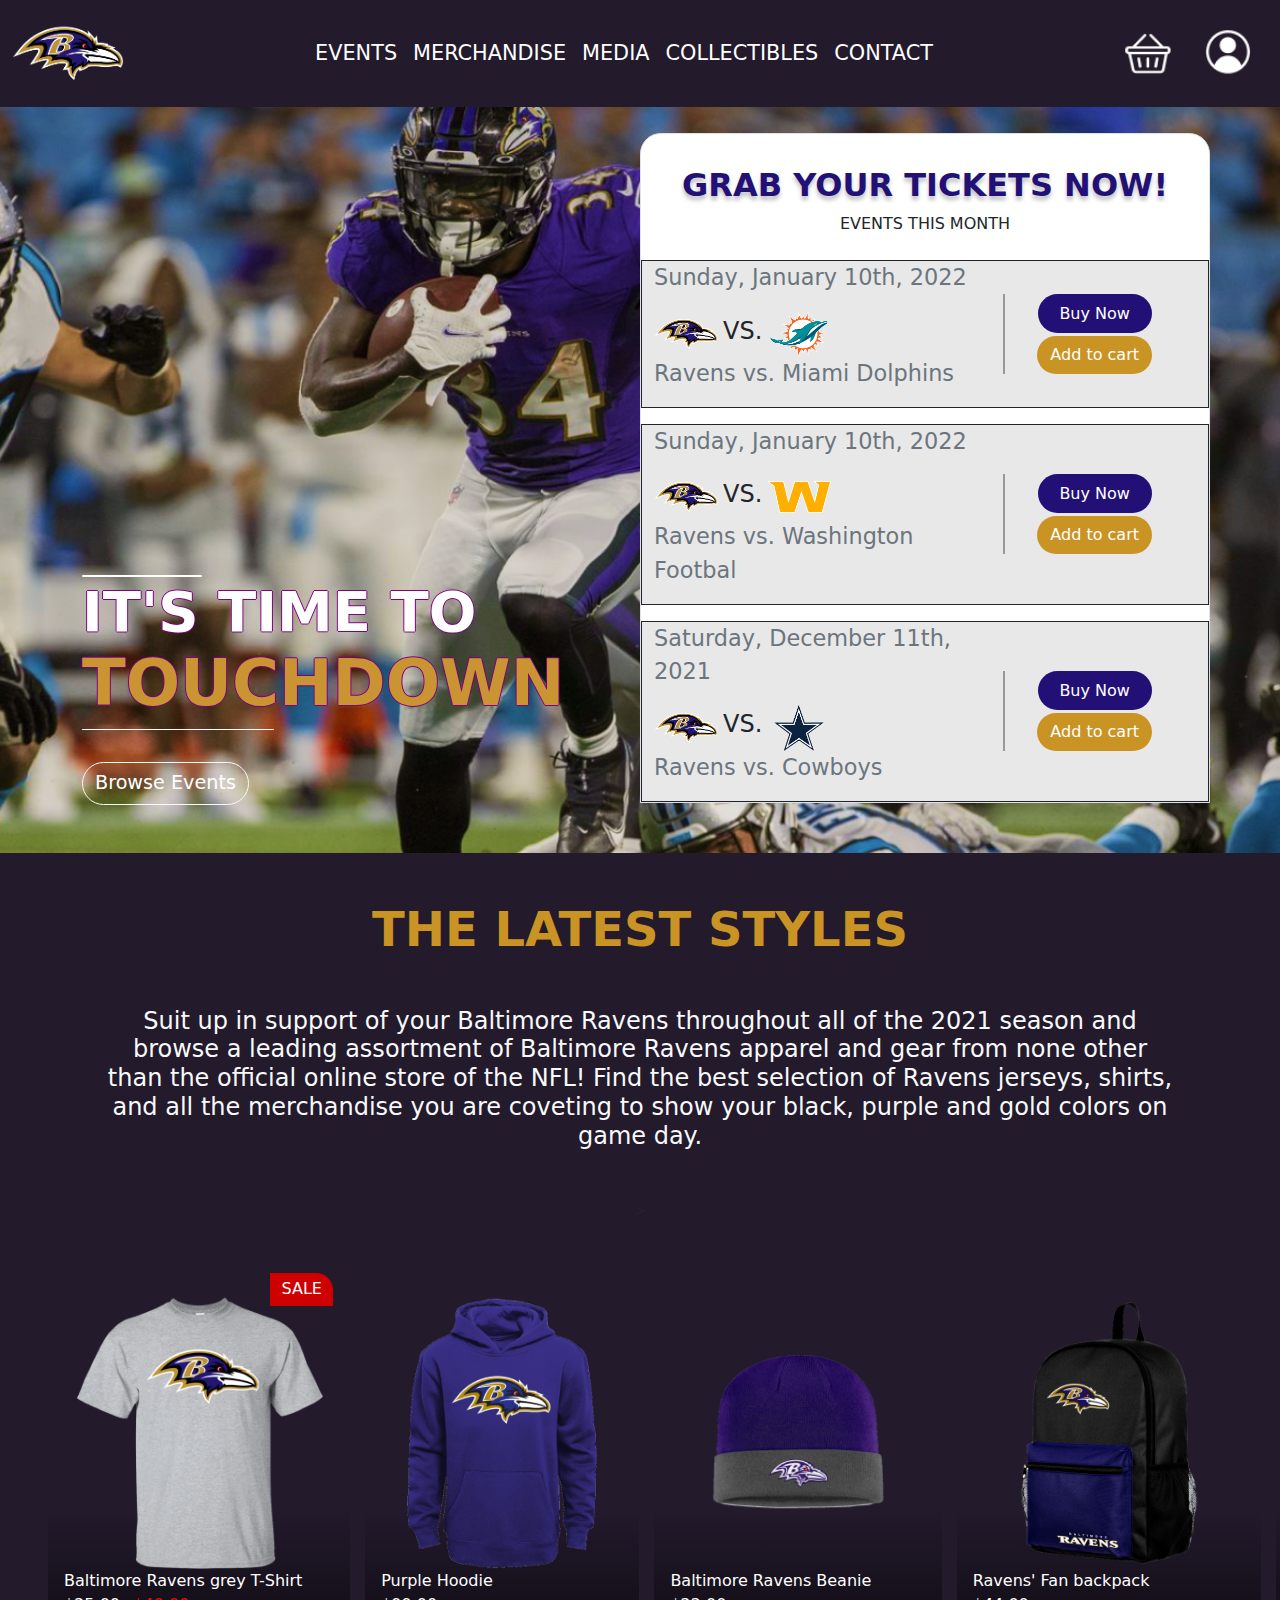
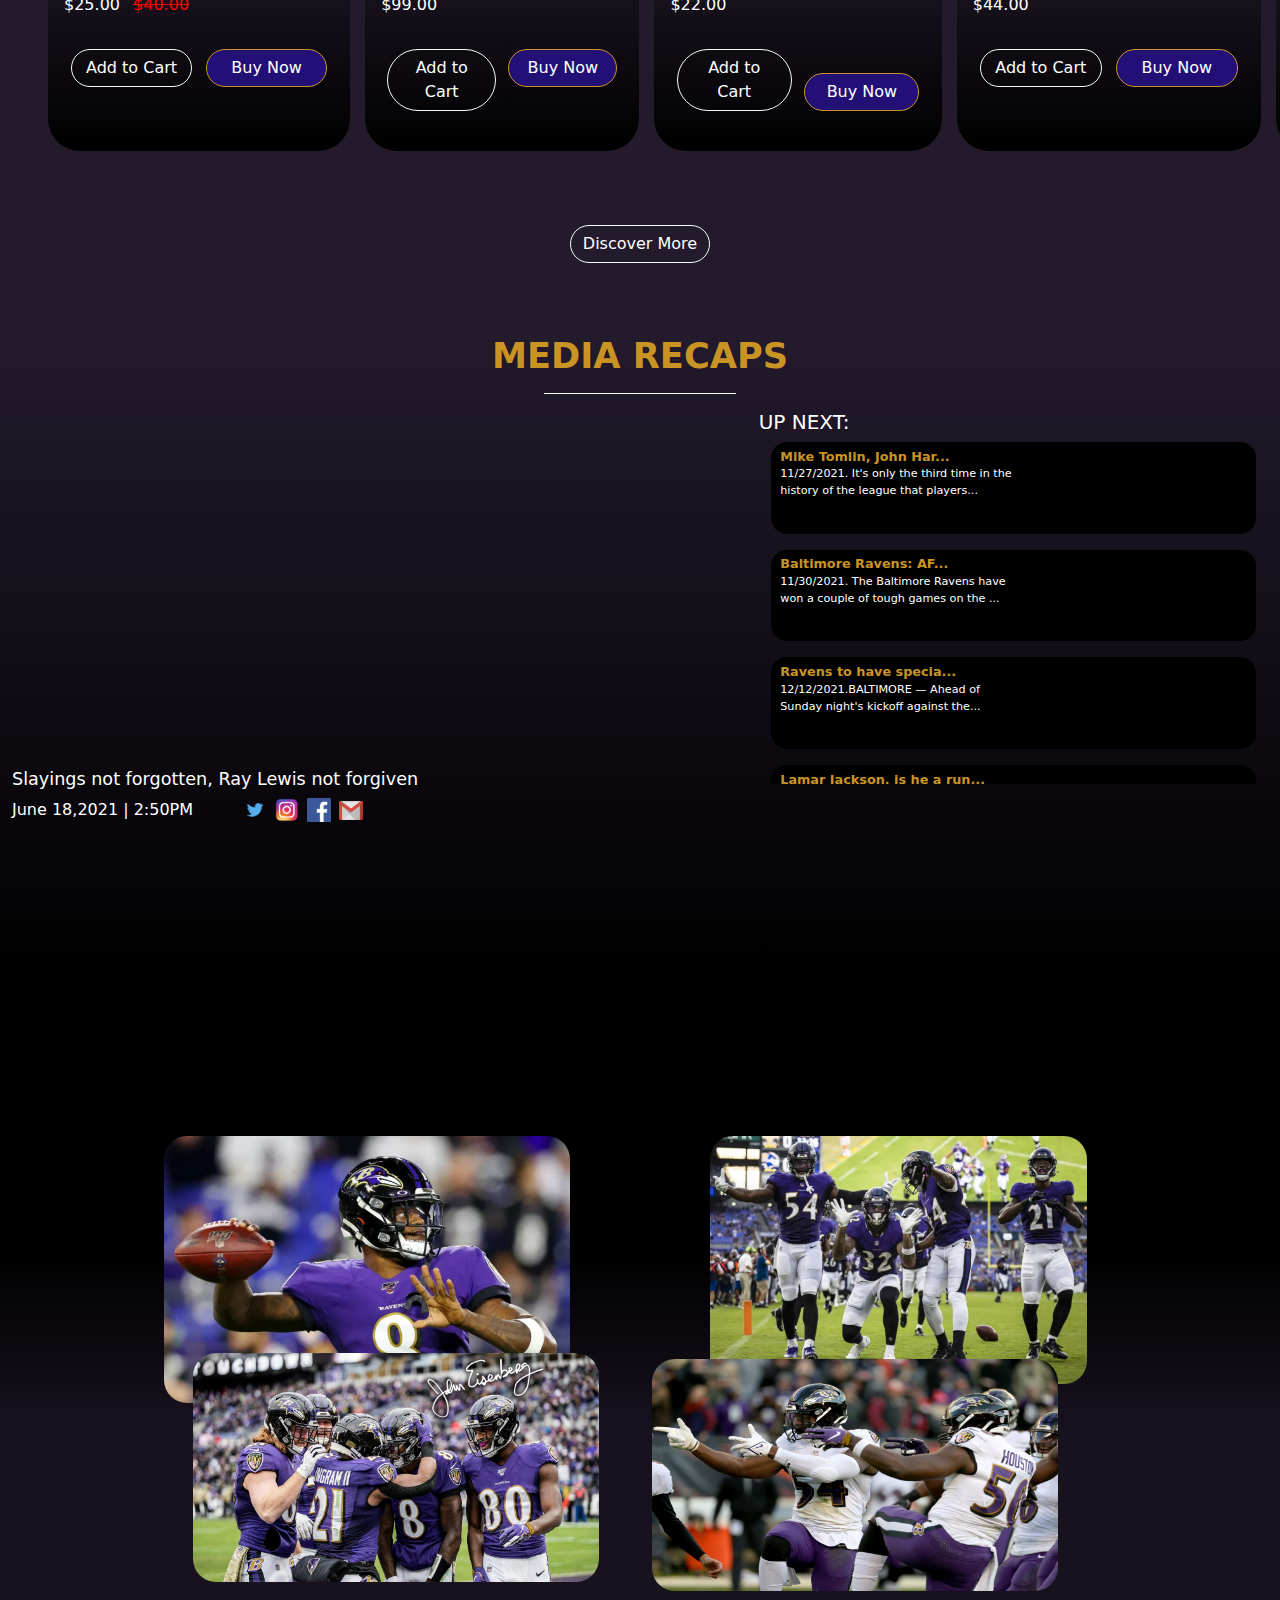
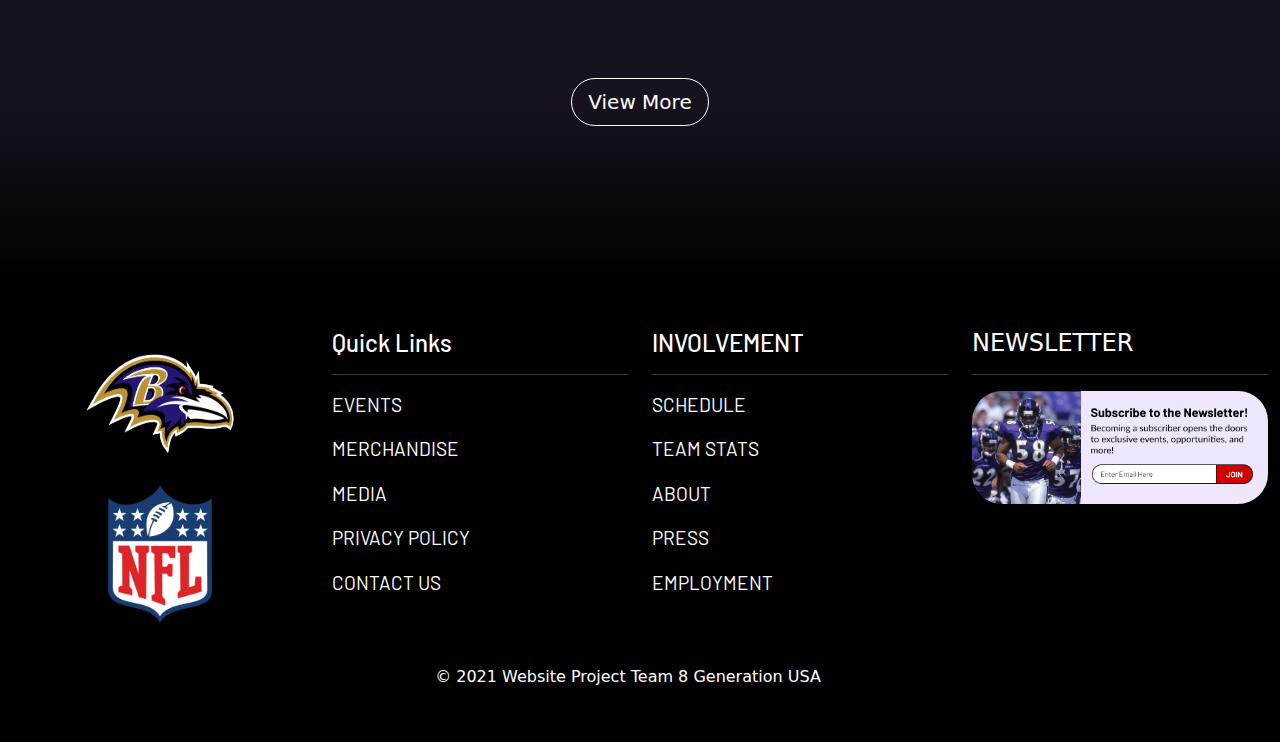
<file: index.html>
<!DOCTYPE html>
<html lang="en">

<head>
  <meta charset="UTF-8" />
  <meta http-equiv="X-UA-Compatible" content="IE=edge" />
  <meta name="viewport" content="width=device-width, initial-scale=1.0" />
  <title>Ravens Fan Page</title>
  <link rel="stylesheet" href="./bootstrapData/css/bootstrap.min.css" />
  <link rel="stylesheet" href="./partials/navbar.css">
  <link rel="stylesheet" href="index.css"/>
  <link rel="stylesheet" href="https://unicons.iconscout.com/release/v4.0.0/css/line.css" />
  <link rel="preconnect" href="https://fonts.googleapis.com">
  <link rel="preconnect" href="https://fonts.gstatic.com" crossorigin>
  <link href="https://fonts.googleapis.com/css2?family=Barlow&family=Lato&display=swap" rel="stylesheet">
</head>

<body>
  <section id="home-section">
    <!-- navbar container -->
      <nav class="
          navbar navbar-expand-md navbar-light
          pt-2
          fixed-top
        " id="navbar">
      <div class="container-fluid border-light d-flex justify-content-between align-items-center inner-nav">
        <a class="navbar-brand order-1 order-md-0" href="./index.html"><img id="ravens-logo" src="./images/ravens-logo.png"
            alt="ravens logo football team" /></a>
        <button class="navbar-toggler" type="button" data-bs-toggle="collapse" data-bs-target="#navbarSupportedContent"
          aria-controls="navbarSupportedContent" aria-expanded="false" aria-label="Toggle navigation">
          <div class="three col">
            <div class="hamburger" id="hamburger-9">
              <span class="line"></span>
              <span class="line"></span>
              <span class="line" id="line-3"></span>
            </div>
          </div>
        </button>
        <a class="nav-link order-2 order-md-1" aria-current="page" href="./pages/cart/cart.html"><img id="cart-logo"
            src="./pages/landingPage/images/shoppingCart.png" /></a>
           <a class="nav-link order-2 order-md-1" aria-current="page" href="./pages/signIn/singIn.html"><img id="cart-logo"
            src="./images/Account icon.png" /></a>
        <div class="collapse navbar-collapse order-3 order-md-0 ml-3" id="navbarSupportedContent">
          <ul class="navbar-nav me-auto mb-2 mb-lg-0 navbar-links-container">
            <li class="nav-item">
              <a class="nav-link text-white h4" href="./pages/events/event.html">EVENTS</a>
            </li>
            <li class="nav-item">
              <a class="nav-link text-white h4" href="./pages/merchandise/merchandise.html">MERCHANDISE</a>
            </li>
            <li class="nav-item">
              <a class="nav-link text-white h4" href="./pages/Media-page/media.html">MEDIA</a>
            </li>
            <li class="nav-item">
              <a class="nav-link text-white h4" href="./pages/collectibles-page/collectibles.html">COLLECTIBLES</a>
            </li>
            <li class="nav-item">
              <a class="nav-link text-white h4" href="./pages/contact/contact.html">CONTACT</a>
            </li>
          </ul>
        </div>
      </div>
    </nav>
    <!-- landing page header -->
    <div class="container home-content-container" id="home-content-container">
      <div class="row inner-header">
        <div class="col-12 col-md-6  headline-header">
          <hr id="top-hr" />
          <h1 class="">IT'S TIME TO <span>TOUCHDOWN</span></h1>
          <hr id="bottom-hr" />
          <button class="btn btn-outline-light text-white rounded-pill  mb-5 mt-3 header-btn">
            Browse Events
          </button>
        </div>
        <!-- tickets container -->
        <div class="col-12 col-md-6 border tickets-container">
          <!-- Header tickets container -->
          <div class="ticket-header text-center">
            <h1 class="h1">GRAB YOUR TICKETS NOW!</h1>
            <p class="pb-2">EVENTS THIS MONTH</p>
          </div>
          <!-- team game detain -->
          <div class="
                row
                border border-dark border-left-0 border-right-0
                ticket-card
                
              ">
            <div class="row  d-flex align-items-center ">
              <div class="col-8">
                <p class="text-muted">Sunday, January 10th, 2022</p>
                <img src="./images/ravens-logo.png" id="tickets-logo" />
                <span class="h1">VS.</span>
                <img src="./images/dolphins-logo.png" id="tickets-logo" />
                <p class="text-muted">Ravens vs. Miami Dolphins</p>
              </div>
              <div class="col-4 ticket-container-btn">
                <button class="btn rounded-pill buy-now-btn ">Buy Now</button>
                <button class="btn rounded-pill add-cart-btn">Add to cart</button>
              </div>
            </div>
          </div>
          <!-- team game detain -->
          <div class="
                row
                border border-dark border-left-0 border-right-0
                my-3
                ticket-card
              ">
            <div class="row  d-flex align-items-center">
              <div class="col-8">
                <p class="text-muted">Sunday, January 10th, 2022</p>
                <img src="./images/ravens-logo.png" id="tickets-logo" />
                <span class="h1">VS.</span>
                <img src="./images/wft-logo.png" id="tickets-logo" />
                <p class="text-muted">Ravens vs. Washington Footbal</p>
              </div>
              <div class="col-4  ticket-container-btn">
                <button class="btn rounded-pill buy-now-btn ">Buy Now</button>
                <button class="btn rounded-pill add-cart-btn">Add to cart</button>
              </div>
            </div>
          </div>
          <!-- team game detain -->
          <div class="row border border-dark ticket-card ">
            <div class="row  d-flex align-items-center">
              <div class="col-8">
                <p class="text-muted">Saturday, December 11th, 2021</p>
                <img src="./images/ravens-logo.png" id="tickets-logo" />
                <span class="h1">VS.</span>
                <img src="./images/cowboys-logo.png" id="tickets-logo" />
                <p class="text-muted">Ravens vs. Cowboys</p>
              </div>
              <div class="col-4  ticket-container-btn">
                <button class="btn rounded-pill buy-now-btn">Buy Now</button>
                <button class="btn rounded-pill add-cart-btn">Add to cart</button>
              </div>
            </div>
          </div>
        </div>
      </div>
    </div>
  </section>

  <section class="latest-style-container text-center py-5  px-5">
    <h1 class="latest-style-header display-1 mb-4">The Latest Styles</h1>
    <p class="latest-style-p text-light h2 mb-5 mt-5">
      Suit up in support of your Baltimore Ravens throughout all of the 2021
      season and browse a leading assortment of Baltimore Ravens apparel and
      gear from none other than the official online store of the NFL! Find the
      best selection of Ravens jerseys, shirts, and all the merchandise you
      are coveting to show your black, purple and gold colors on game day.
    </p>
    <!-- carousel -->>
    <!-- Top content -->
    <!-- Top content -->
    <!-- Top content -->

    <div class="carousel-container">
      <div class="carousel-inner">
        <div class="track">
          <div class="card-container">
              <span id="sale-card-top">sale</span>
            <div class="card">
              <div class="img">
                <img src="./images/Raven grey shirt_1.png" alt="" srcset="">
              </div>
               <div class="item-info-container">
                <p class="text-white text-start item-name">Baltimore Ravens grey T-Shirt</p>
                <p class=" text-white text-start  item-price">$25.00 <span >$40.00</span></p>
              </div>
              <div class="d-flex justify-content-around align-items-start btn-card">
                <button class="btn rounded-pill btn-outline-light text-white">Add to Cart</button>
                <button class="btn rounded-pill buy-card-btn text-white">Buy Now</button>
              </div>
              <div class="button">
              </div>
            </div>
          </div>
          <div class="card-container">
            <div class="card">
              <div class="img">
                <img src="./images/purple hoodie_2.png" alt="" srcset="">
              </div>
                 <div class="item-info-container">
                <p class="text-white text-start item-name">Purple Hoodie </p>
                <p class=" text-white text-start  item-price">$99.00</p>
              </div>
              <div class="d-flex justify-content-around align-items-start btn-card">
                <button class="btn rounded-pill btn-outline-light text-white">Add to Cart</button>
                <button class="btn rounded-pill buy-card-btn text-white">Buy Now</button>
              </div>
              <div class="button">
              </div>
            </div>
          </div>
          <div class="card-container">
            <div class="card">
              <div class="img">
                <img class= "beanie" src="./images/beanie.png" alt="" srcset="">
              </div>
            <div class="item-info-container">
                <p class="text-white text-start item-name">Baltimore Ravens Beanie</p>
                <p class=" text-white text-start  item-price">$22.00</p>
              </div>

              <div class="d-flex justify-content-around align-items-end btn-card">
                <button class="btn rounded-pill btn-outline-light text-white">Add to Cart</button>
                <button class="btn rounded-pill buy-card-btn text-white">Buy Now</button>
              </div>
              <div class="button">
              </div>
            </div>
          </div>
          <div class="card-container">
            <div class="card">
              <div class="img">
                <img src="./images/backpack.PNG" alt="" srcset="">
              </div>
              <div class="item-info-container">
                <p class="text-white text-start item-name">Ravens' Fan backpack</p>
                <p class=" text-white text-start  item-price">$44.00</p>
              </div>
              <div class="d-flex justify-content-around align-items-center btn-card">
                <button class="btn rounded-pill btn-outline-light text-white">Add to Cart</button>
                <button class="btn rounded-pill buy-card-btn text-white">Buy Now</button>
              </div>
              <div class="button">
              </div>
            </div>
          </div>
          <div class="card-container">
            <div class="card">
              <div class="img">
                <img src="./images/output-onlinepngtools.png" alt="" srcset="">
              </div>
              <div class="item-info-container">
                <p class="text-white text-start item-name">Baltimore In-Game Jersey</p>
                <p class=" text-white text-start  item-price">$99.00</p>
              </div>
              <div class="d-flex justify-content-around align-items-center btn-card">
                <button class="btn rounded-pill btn-outline-light text-white">Add to Cart</button>
                <button class="btn rounded-pill buy-card-btn text-white">Buy Now</button>
              </div>
              <div class="button">
              </div>
            </div>
          </div>
          <div class="card-container">
            <div class="card">
              <div class="img">
                <img class="beanie"src="./images/puff beanie.PNG" alt="Purple and Black Beanie" srcset="">
              </div>
              <div class="item-info-container">
                <p class="text-white text-start item-name">Baltimore Puff Beanie</p>
                <p class=" text-white text-start  item-price">$22.00</p>
              </div>
              <div class="d-flex justify-content-around align-items-center btn-card">
                <button class="btn rounded-pill btn-outline-light text-white">Add to Cart</button>
                <button class="btn rounded-pill buy-card-btn text-white">Buy Now</button>
              </div>
              <div class="button">
              </div>
            </div>
          </div>
          <div class="card-container">
            <div class="card">
              <div class="img">
                <img src="./images/sports memorabilia 1.png" alt="" srcset="">
              </div>
              <div class="item-info-container">
                <p class="text-white text-start item-name">Ed Reed Sign Jersey</p>
                <p class=" text-white text-start  item-price">$244.00</p>
              </div>
              <div class="d-flex justify-content-around align-items-center btn-card">
                <button class="btn rounded-pill btn-outline-light text-white">Add to Cart</button>
                <button class="btn rounded-pill buy-card-btn text-white">Buy Now</button>
              </div>
              <div class="button">
              </div>
            </div>
          </div>
          <div class="card-container">
            <div class="card">
              <div class="img">
                <img src="./images/Raven grey shirt_1.png" alt="" srcset="">
              </div>
              <div class="item-info-container">
                <p class="text-white text-start item-name">Baltimore Ravens T-Shirt</p>
                <p class=" text-white text-start  item-price">$12.00</p>
              </div>
              <div class="d-flex justify-content-around align-items-center btn-card">
                <button class="btn rounded-pill btn-outline-light text-white">Add to Cart</button>
                <button class="btn rounded-pill buy-card-btn text-white">Buy Now</button>
              </div>
              <div class="button">
              </div>
            </div>
          </div>
          <div class="card-container">
            <div class="card">
              <div class="img">
                <img src="./images/Raven grey shirt_1.png" alt="" srcset="">
              </div>
              
              <div class="d-flex justify-content-around align-items-center btn-card">
                <button class="btn rounded-pill btn-outline-light text-white">Add to Cart</button>
                <button class="btn rounded-pill buy-card-btn text-white">Buy Now</button>
              </div>
            </div>
          </div>

        </div>
      </div>
      <div class="nav">
        <button class="prev bg-transparent">
          <i class="material-icons">
            < </i>
        </button>
        <button class="next bg-transparent">
          <i class="material-icons">
            >
          </i>
        </button>
      </div>
    </div>
    <button class="btn rounded-pill text-white border-light my-4">Discover More</button>
  </section>
  <!-- media recap -->
  <section class="media-recaps-container text-white">
    <h1 class="mustard-color media-recap-header text-center">MEDIA RECAPS</h1>
    <hr id="recap-hr" class="my-md-3">
    <div class="container media-inner">
      <div class="row ">
        <div class="col-12 col-md-7 text-center">
          <div class="embed-responsive embed-responsive-16by9 mt-3">
            <iframe class="ray-iframe" src="https://www.youtube.com/embed/HyETMuf8Mew" title="YouTube video player"
              frameborder="0"
              allow="accelerometer; autoplay; clipboard-write; encrypted-media; gyroscope; picture-in-picture"
              allowfullscreen></iframe>
          </div>

          <h1 class="media-slogan">Slayings not forgotten,<br class="media-br"> Ray Lewis not forgiven</h1>
          <div class="media-info">
            <p>June 18,2021 | 2:50PM</p>
            <div class="media-icon-group">
              <a href="https://twitter.com/Ravens?ref_src=twsrc%5Egoogle%7Ctwcamp%5Eserp%7Ctwgr%5Eauthor"
                target="_blank"><img src="./images/social-media/twitter-icon.png" alt="twitter media icon" /></a>
              <a href="https://www.instagram.com/ravens/?hl=en" target="_blank"><img
                  src="./images/social-media/instagram-icon.png" alt="instagram media icon" /></a>
              <a href="https://www.facebook.com/baltimoreravens/" target="_blank"><img
                  src="./images/social-media/facebook-icon.png" alt="facebook media icon" /></a>
              <a href="https://www.baltimoreravens.com/fans/find-a-flock/domestic-flock-groups" target="_blank"><img
                  src="./images/social-media/gmail-icon.png" alt="gmail media icon" /></a>
            </div>
          </div>
        </div>
        <!-- upnext video article -->
        <div class="col-12 col-md-5 py-3 py-md-0 ">
          <h5 class="text-left py-2 py-md-0">UP NEXT:</h5>
          <div class="overflow-scroll">
            <div class="container">
              <div class="row mb-3 up-next-card">
                <div class=" row  col-6 g-0">
                  <p><span class="mustard-color overflow-header ">Mike Tomlin, John Har...</span><br>11/27/2021. It's
                    only the third time in the history of the league that players...</p>
                </div>
                <div class="col-6 g-0">

                  <iframe src="https://www.youtube.com/embed/ZY5XoMxDiGQ" title="YouTube video player"
                    allow="accelerometer; autoplay; clipboard-write; encrypted-media; gyroscope; picture-in-picture"
                    allowfullscreen></iframe>

                </div>
              </div>
              <div class="row mb-3 up-next-card">
                <div class=" row  col-6 g-0">
                  <p><span class="mustard-color overflow-header">Baltimore Ravens: AF...</span><br>11/30/2021. The
                    Baltimore Ravens have won a couple of tough games on the ...</p>
                </div>
                <div class="col-6 g-0">

                  <iframe src="https://www.youtube.com/embed/Na1z5xJnsEk" title="YouTube video player" frameborder="0"
                    allow="accelerometer; autoplay; clipboard-write; encrypted-media; gyroscope; picture-in-picture"
                    allowfullscreen></iframe>
                </div>
              </div>
              <div class="row mb-3 up-next-card">
                <div class=" row  col-6 g-0">
                  <p><span class="mustard-color overflow-header">Ravens to have specia...</span><br>12/12/2021.BALTIMORE
                    — Ahead of Sunday night's kickoff against the...</p>
                </div>
                <div class="col-6 g-0">
                  <div class="embed-responsive embed-responsive-16by9">
                    <iframe src="https://www.youtube.com/embed/UVQKWFRKeoo" title="YouTube video player" frameborder="0"
                      allow="accelerometer; autoplay; clipboard-write; encrypted-media; gyroscope; picture-in-picture"
                      allowfullscreen></iframe>
                  </div>
                </div>
              </div>
              <div class="row mb-3 up-next-card">
                <div class=" row  col-6 g-0">

                  <p><span class="mustard-color overflow-header">Lamar Jackson, is he a run...</span><br>12/15/2021.
                    Lamar Jackson is a runner or thrower...</p>

                </div>
                <div class="col-6 g-0">
                  <div class="embed-responsive embed-responsive-16by9">
                    <iframe src="https://www.youtube.com/embed/4WNJJusdGP8" title="YouTube video player" frameborder="0"
                      allow="accelerometer; autoplay; clipboard-write; encrypted-media; gyroscope; picture-in-picture"
                      allowfullscreen></iframe>
                  </div>
                </div>
              </div>
              <div class="row mb-3 up-next-card">
                <div class=" row  col-6 g-0">

                  <p><span class="mustard-color overflow-header">Can Ravens make a come back...</span><br>12/15/2021.
                    Lamar Jackson is a runner or thrower...</p>
                </div>
                <div class="col-6">
                  <div class="embed-responsive embed-responsive-16by9">
                    <iframe src="https://www.youtube.com/embed/F0LOTZ_WIIA" title="YouTube video player" frameborder="0"
                      allow="accelerometer; autoplay; clipboard-write; encrypted-media; gyroscope; picture-in-picture"
                      allowfullscreen></iframe>
                  </div>
                </div>
              </div>
            </div>

          </div>
        </div>
      </div>
    </div>
  </section>

<!--media carousel-->

  <section class="media_carousel container-fixed">

    <div class="container-fluid p-5 media_carousel_content">
    
      <div class="row align-content-sm-center">
        <div class="col-md-6  col-xs-1 pe-auto py-auto">

          <img src="./images/homepageimg2.jpg" class=" img-fluid player_standing mw-100 " alt="...">
          <img src="./images/homepageimg4.jpg" class=" img-fluid player_throw mw-100 "  alt="...">
          
        </div>

        
        <div class="col-md-6 pe-auto py-auto">
          <img src="./images/homepageimg1.jpg" class=" img-fluid  player_running mw-100 " alt="...">
          <img src="./images/playerspointleft.jpg" class=" img-fluid  mw-100  team_pointing" alt="...">

      
        </div>

        <div class="container container_buttons text-center pt-5">
          <button type="button" class="btn add-to-cart btn-outline-secondary rounded-pill btn-lg text-center text-white border-white">View More</button>
          
      </div>

        
      </div>
    </div> 

   

  </section>

  <!-- footer is in working condition, still working on the newsletter portion so this image will act as a placeholder until i'm done-->

  <footer class="text-white">
    <div class="container-fluid bg-black pt-5 pb-5">
      <div class="row">

        <div class="col-md-3 mr-2 mx-auto">
          <img src="./images/ravens-logo.png" class="footer_logo img-fluid mx-auto" />
          <img src="./images/nfl logo.png" class="footer_logo_nfl img-fluid mx-auto" />
        </div>

        <div class="col-md-3 border-left">
          <h4 class="font-weight-bold mb-3 footer_title">Quick Links</h4>
          <hr />
          <p class="footer_item"><a class="footer-link text-white text-decoration-none" href="/pages/events.html">EVENTS
          </p>
          <p class="footer_item"><a class="footer-link text-white text-decoration-none"
              href="./pages/merchandise/merchandise.html">MERCHANDISE</a></p>
          <p class="footer_item"><a class="footer-link text-white text-decoration-none"
              href="./pages/Media-page/media.html">MEDIA</a></p>
          <p class="footer_item"><a class="footer-link text-white text-decoration-none" href="#">PRIVACY POLICY</a></p>
          <p class="footer_item"><a class="footer-link text-white text-decoration-none"
              href="./pages/contact/contact.html">CONTACT US</a></p>
        </div>

        <div class="col-md-3">
          <h4 class="font-weight-bold mb-3 footer_title">INVOLVEMENT</h4>
          <hr />
          <p class="footer_item"><a class="footer-link text-white text-decoration-none" href="#">SCHEDULE</a></p>
          <p class="footer_item"><a class="footer-link text-white text-decoration-none" href="#">TEAM STATS</a></p>
          <p class="footer_item"><a class="footer-link text-white text-decoration-none" href="#">ABOUT</a></p>
          <p class="footer_item"><a class="footer-link text-white text-decoration-none" href="#">PRESS</a></p>
          <p class="footer_item"><a class="footer-link text-white text-decoration-none" href="#">EMPLOYMENT</a></p>
        </div>

        <div class="col-md-3">
          <h4 class="font-weight-bold mb-3">NEWSLETTER</h4>
          <hr />
          <img class="newsletter_screenshot img-fluid mx-auto"
            src="./images/Screenshot 2021-12-08 at 15-28-05 Figma.png" />

          <div class="row footer_social">
            <div class="col-9 align-self-center">

              <i class="uil uil-facebook"></i>
              &nbsp;
              <i class="uil uil-twitter"></i>
              &nbsp;
              <i class="uil uil-instagram"></i>
              &nbsp;
              <i class="uil uil-snapchat-ghost"></i>

            </div>

          </div>

          <!--ends here-->
        </div>


        <div class="row footer_copy">
          <div class="col-xs-12 col-sm-12 col-md-12 mt-2 mt-sm-2 text-center text-white">
            <p class="h6"> &copy; 2021 Website Project Team 8 Generation USA
              <a href="#"></a>
            </p>
          </div>

          <!--end goes here-->
        </div>
      </div>
  </footer>

  <script src="./bootstrapData/js/bootstrap.min.js"></script>
  <script src="index.js"></script>
  <script src="./partials/navbar.js"></script>
</body>

</html>
</file>
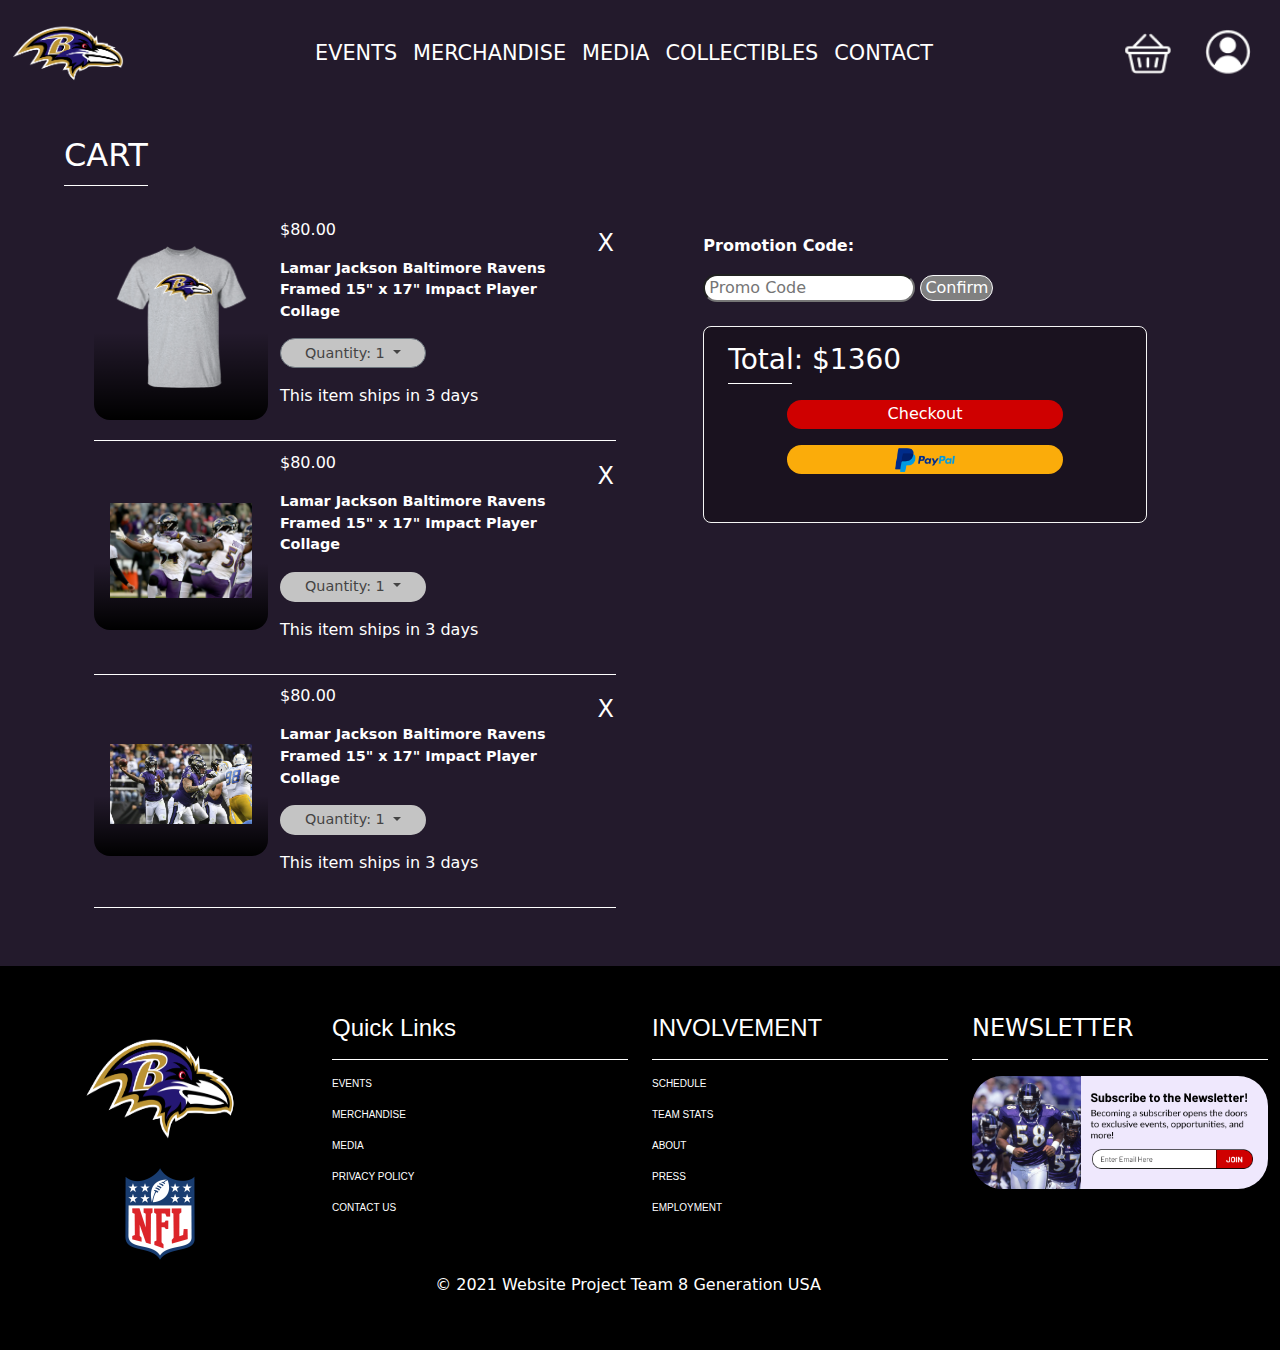
<file: pages/cart/cart.html>
<!DOCTYPE html>
<!--[if lt IE 7]>      <html class="no-js lt-ie9 lt-ie8 lt-ie7"> <![endif]-->
<!--[if IE 7]>         <html class="no-js lt-ie9 lt-ie8"> <![endif]-->
<!--[if IE 8]>         <html class="no-js lt-ie9"> <![endif]-->
<!--[if gt IE 8]>      <html class="no-js"> <!--<![endif]-->
<html>

<head>
    <meta charset="utf-8">
    <meta http-equiv="X-UA-Compatible" content="IE=edge">
    <title></title>
    <meta name="description" content="">
    <meta name="viewport" content="width=device-width, initial-scale=1">
    <link rel="stylesheet" href="../../bootstrapData/css/bootstrap.min.css">
    <link rel="stylesheet" href="../../partials/navbar.css">
    <link rel="stylesheet" href="../../partials/footer.css">
    <link rel="stylesheet" href="./cart.css">

</head>

<body>
    <!--[if lt IE 7]>
            <p class="browsehappy">You are using an <strong>outdated</strong> browser. Please <a href="#">upgrade your browser</a> to improve your experience.</p>
        <![endif]-->
  <!-- navbar container -->
      <nav class="
          navbar navbar-expand-md navbar-light
          pt-2
          fixed-top
        " id="navbar">
      <div class="container-fluid border-light d-flex justify-content-between align-items-center inner-nav">
        <a class="navbar-brand order-1 order-md-0" href="../../index.html"><img id="ravens-logo" src="../../images/ravens-logo.png"
            alt="ravens logo football team" /></a>
        <button class="navbar-toggler" type="button" data-bs-toggle="collapse" data-bs-target="#navbarSupportedContent"
          aria-controls="navbarSupportedContent" aria-expanded="false" aria-label="Toggle navigation">
          <div class="three col">
            <div class="hamburger" id="hamburger-9">
              <span class="line"></span>
              <span class="line"></span>
              <span class="line" id="line-3"></span>
            </div>
          </div>
        </button>
        <a class="nav-link order-2 order-md-1" aria-current="page" href="../cart/cart.html"><img id="cart-logo"
            src="../landingPage/images/shoppingCart.png" /></a>
           <a class="nav-link order-2 order-md-1" aria-current="page" href="../signIn/singIn.html"><img id="cart-logo"
            src="../../images/Account icon.png" /></a>
        <div class="collapse navbar-collapse order-3 order-md-0 ml-3" id="navbarSupportedContent">
          <ul class="navbar-nav me-auto mb-2 mb-lg-0 navbar-links-container">
            <li class="nav-item">
              <a class="nav-link text-white h4" href="../../pages/">EVENTS</a>
            </li>
            <li class="nav-item">
              <a class="nav-link text-white h4" href="../../pages/merchandise/merchandise.html">MERCHANDISE</a>
            </li>
            <li class="nav-item">
              <a class="nav-link text-white h4" href="../../pages/Media-page/media.html">MEDIA</a>
            </li>
            <li class="nav-item">
              <a class="nav-link text-white h4" href="../../pages/collectibles-page/collectibles.html">COLLECTIBLES</a>
            </li>
            <li class="nav-item">
              <a class="nav-link text-white h4" href="../../pages/contact/contact.html">CONTACT</a>
            </li>
          </ul>
        </div>
      </div>
    </nav>
    <!-- main section -->
    <section class="main-container pb-5">
        <div class="main-inner ">
            <div class="d-flex pt-4">
            <h2 class="text-white cart-header">CART</h2>
            <div class="alert " role="alert">
               Item Removed
            </div>
            </div>
             
            <div class="container mt-md-4 mt-lg-3 mt-xl-4 d-flex">
                <div class="row ">
                    <div class="col col-12 col-md-7 col-lg-6 cart-items">
                        <div class=" container item ">
                            <div class="row d-flex">
                                <div class="col-4 item-img align-self-center">
                                    <img src="../../images/Raven grey shirt_1.png" alt="" srcset="">
                                </div>
                                <div class="col-7 item-detail">
                                    <p class="price">$80.00</p>
                                    <p class="item-details">
                                        Lamar Jackson Baltimore Ravens Framed 15" x 17" Impact Player Collage
                                    </p>
                                    <div class="dropdown py-0 mb-3">
                                        <button class="btn btn-secondary dropdown-toggle" type="button"
                                            id="dropdownMenuButton1" data-bs-toggle="dropdown" aria-expanded="false">
                                            Quantity: 1
                                        </button>
                                        <div class="dropdown-menu">
                                            <a class="dropdown-item" href="#">Action</a>
                                            <a class="dropdown-item" href="#">Another action</a>
                                            <a class="dropdown-item" href="#">Something else here</a>
                                            <div class="dropdown-divider"></div>
                                            <a class="dropdown-item" href="#">Separated link</a>
                                        </div>
                                    </div>

                                    <p class="ship-date">This item ships in 3 days</p>
                                </div>
                                <div class="col-1 delete">
                                    <button class="btn text-white">X</button>
                                </div>
                                <hr class="item-hr">
                            </div>
                        </div>

                        <div class=" container item ">
                            <div class="row d-flex">
                                <div class="col-4 item-img align-self-center">
                                    <img src="../../images/mediapagepic1.jpg" alt="" srcset="">
                                </div>
                                <div class="col-7 item-detail">
                                    <p class="price">$80.00</p>
                                    <p class="item-details">
                                        Lamar Jackson Baltimore Ravens Framed 15" x 17" Impact Player Collage
                                    </p>
                                    <div class="btn-group py-0 mb-3">
                                        <button type="button" class="btn  dropdown-toggle" data-toggle="dropdown"
                                            aria-haspopup="true" aria-expanded="false">
                                            Quantity: 1
                                        </button>
                                        <div class="dropdown-menu">
                                            <a class="dropdown-item" href="#">Action</a>
                                            <a class="dropdown-item" href="#">Another action</a>
                                            <a class="dropdown-item" href="#">Something else here</a>
                                            <div class="dropdown-divider"></div>
                                            <a class="dropdown-item" href="#">Separated link</a>
                                        </div>
                                    </div>
                                    <p class="ship-date">This item ships in 3 days</p>
                                </div>
                                <div class="col-1 delete">
                                    <button class="btn text-white">X</button>
                                </div>
                                <hr class="item-hr">
                            </div>
                        </div>

                        <div class=" container item ">
                            <div class="row d-flex">
                                <div class="col-4 item-img align-self-center">
                                    <img src="../../images/mediapagepic3.jpeg" alt="" srcset="">
                                </div>
                                <div class="col-7 item-detail">
                                    <p class="price">$80.00</p>
                                    <p class="item-details">
                                        Lamar Jackson Baltimore Ravens Framed 15" x 17" Impact Player Collage
                                    </p>

                                    <div class="btn-group py-0 mb-3">
                                        <button type="button" class="btn  dropdown-toggle" data-toggle="dropdown"
                                            aria-haspopup="true" aria-expanded="false">
                                            Quantity: 1
                                        </button>
                                        <div class="dropdown-menu">
                                            <a class="dropdown-item" href="#">Action</a>
                                            <a class="dropdown-item" href="#">Another action</a>
                                            <a class="dropdown-item" href="#">Something else here</a>
                                            <div class="dropdown-divider"></div>
                                            <a class="dropdown-item" href="#">Separated link</a>
                                        </div>
                                    </div>

                                    <p class="ship-date">This item ships in 3 days</p>
                                </div>
                                <div class="col-1 delete">
                                    <button class="btn text-white">X</button>
                                </div>
                                <hr class="item-hr">
                            </div>
                        </div>

                    </div>

                    <div class="col col-12 col-md-5 col-lg-6 payment-container">
                        <div class="promotion mt-3 mb-4">
                            <p class="fw-bold">Promotion Code:</p>
                            <input class="px-2 px-md-1 text-black" type="text" placeholder="Promo Code">
                            <button
                                class="btn confirm-btn text-white  btn-outline-light py-0 px-3 px-md-1">Confirm</button>
                        </div>
                        <div class="checkout px-4 pt-3 pb-5">
                            <h3>Total: <span class="price">$1360</span></h3>
                            <hr class="payment-hr">
                            <div class="checkout-btn-container">
                                <button class="btn checkout-btn text-white mb-3">Checkout</button>
                                <button class="btn paypal-btn"><img src="../../images/paypal.png" alt=""
                                        srcset=""></button>
                            </div>
                        </div>
                    </div>
                </div>
            </div>
        </div>
   
    </section>
    <!---------------------------------------FOOTER CONTAINER------------------------------------>

    <footer class="text-white">
        <div class="container-fluid bg-black pt-5 pb-5">
            <div class="row">


                <div class="col-md-3 mr-2 mx-auto">
                    <img src="../../images/ravens-logo.png" class="footer_logo img-fluid mx-auto" />
                    <img src="../../images/nfl logo.png" class="footer_logo_nfl img-fluid mx-auto" />
                </div>


                <div class="col-md-3 border-left">
                    <h4 class="font-weight-bold mb-3 footer_title">Quick Links</h4>
                    <hr />
                    <p class="footer_item"><a class="footer-link text-white text-decoration-none"
                            href="../../pages/events.html">EVENTS</p>
                    <p class="footer_item"><a class="footer-link text-white text-decoration-none"
                            href="../../pages/merchandise/merchandise.html">MERCHANDISE</a></p>
                    <p class="footer_item"><a class="footer-link text-white text-decoration-none"
                            href="../../pages/Media-page/media.html">MEDIA</a></p>
                    <p class="footer_item"><a class="footer-link text-white text-decoration-none" href="#">PRIVACY
                            POLICY</a></p>
                    <p class="footer_item"><a class="footer-link text-white text-decoration-none"
                            href="../../pages/contact/contact.html">CONTACT US</a></p>
                </div>

                <div class="col-md-3">
                    <h4 class="font-weight-bold mb-3 footer_title">INVOLVEMENT</h4>
                    <hr />
                    <p class="footer_item"><a class="footer-link text-white text-decoration-none" href="#">SCHEDULE</a>
                    </p>
                    <p class="footer_item"><a class="footer-link text-white text-decoration-none" href="#">TEAM
                            STATS</a></p>
                    <p class="footer_item"><a class="footer-link text-white text-decoration-none" href="#">ABOUT</a></p>
                    <p class="footer_item"><a class="footer-link text-white text-decoration-none" href="#">PRESS</a></p>
                    <p class="footer_item"><a class="footer-link text-white text-decoration-none"
                            href="#">EMPLOYMENT</a></p>
                </div>

                <div class="col-md-3">
                    <h4 class="font-weight-bold mb-3">NEWSLETTER</h4>
                    <hr />
                    <img class="newsletter_screenshot img-fluid mx-auto"
                        src="../../images/Screenshot 2021-12-08 at 15-28-05 Figma.png" />


                    <div class="row footer_social">
                        <div class="col-9 align-self-center">

                            <i class="uil uil-facebook"></i>
                            &nbsp;
                            <i class="uil uil-twitter"></i>
                            &nbsp;
                            <i class="uil uil-instagram"></i>
                            &nbsp;
                            <i class="uil uil-snapchat-ghost"></i>

                        </div>

                    </div>


                    <!--ends here-->
                </div>



                <div class="row footer_copy">
                    <div class="col-xs-12 col-sm-12 col-md-12 mt-2 mt-sm-2 text-center text-white">
                        <p class="h6"> &copy; 2021 Website Project Team 8 Generation USA
                            <a href="#"></a>
                        </p>
                    </div>

                    <!-- footer content ends  here-->
                </div>
            </div>
    </footer>

    <!--------------------------Footer Ends--------------------------------------------->

    <script src="../../../bootstrapData/js/bootstrap.min.js" async defer></script>
    <script src="../../../partials/navbar.js"></script>
    <script src="./cartFunc.js"></script>
</body>

</html>
</file>
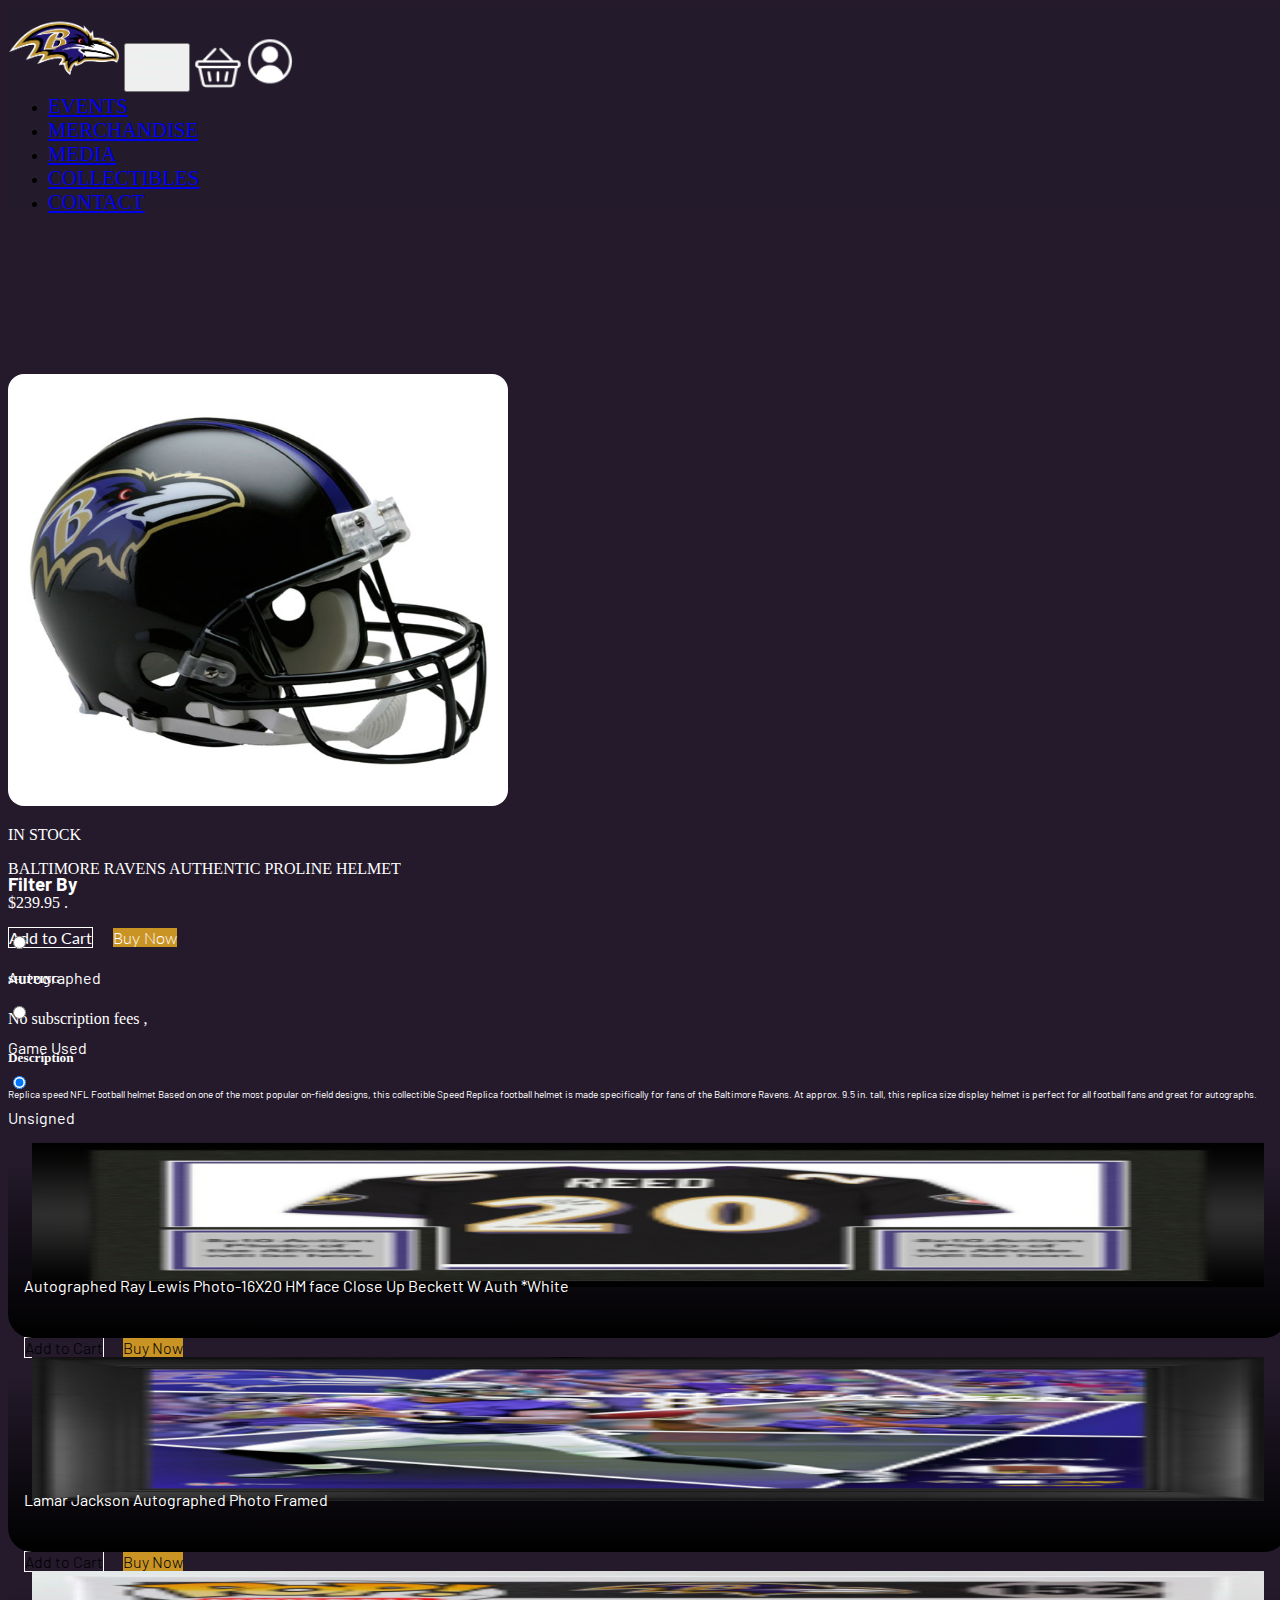
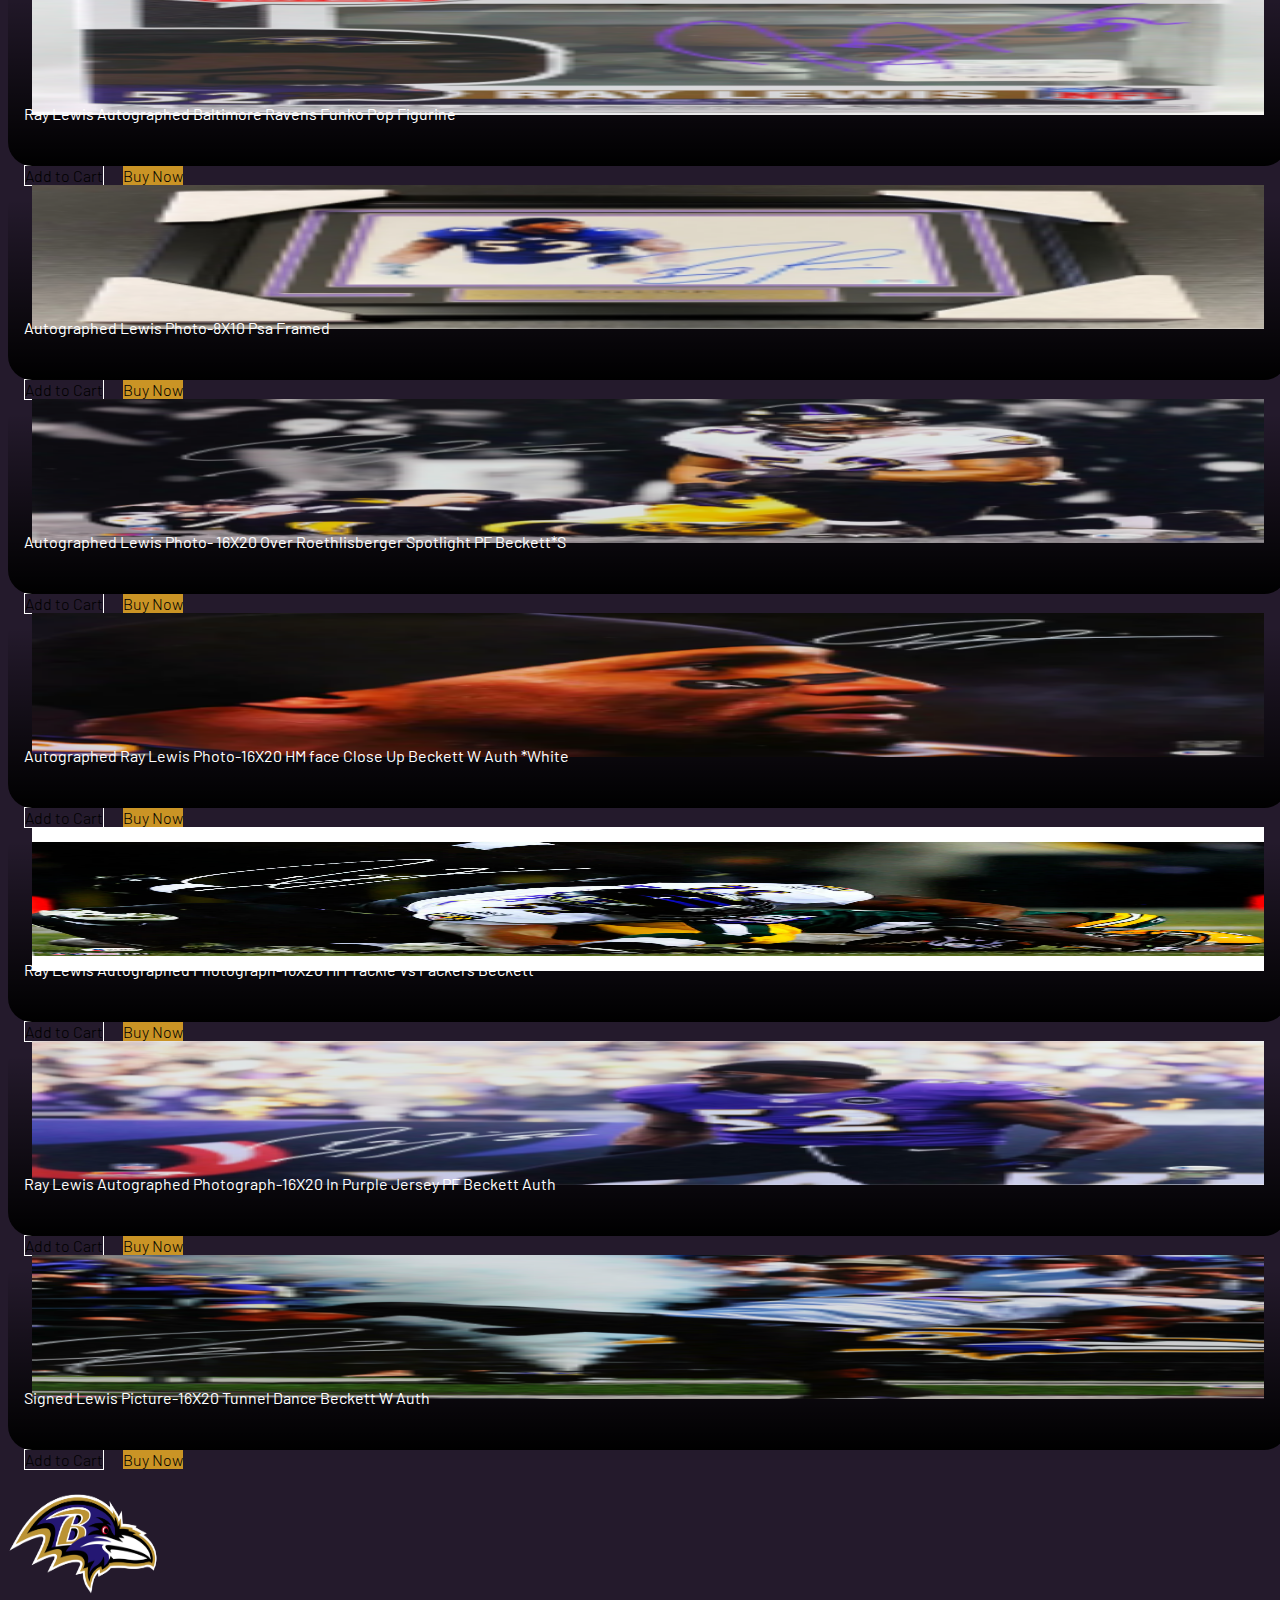
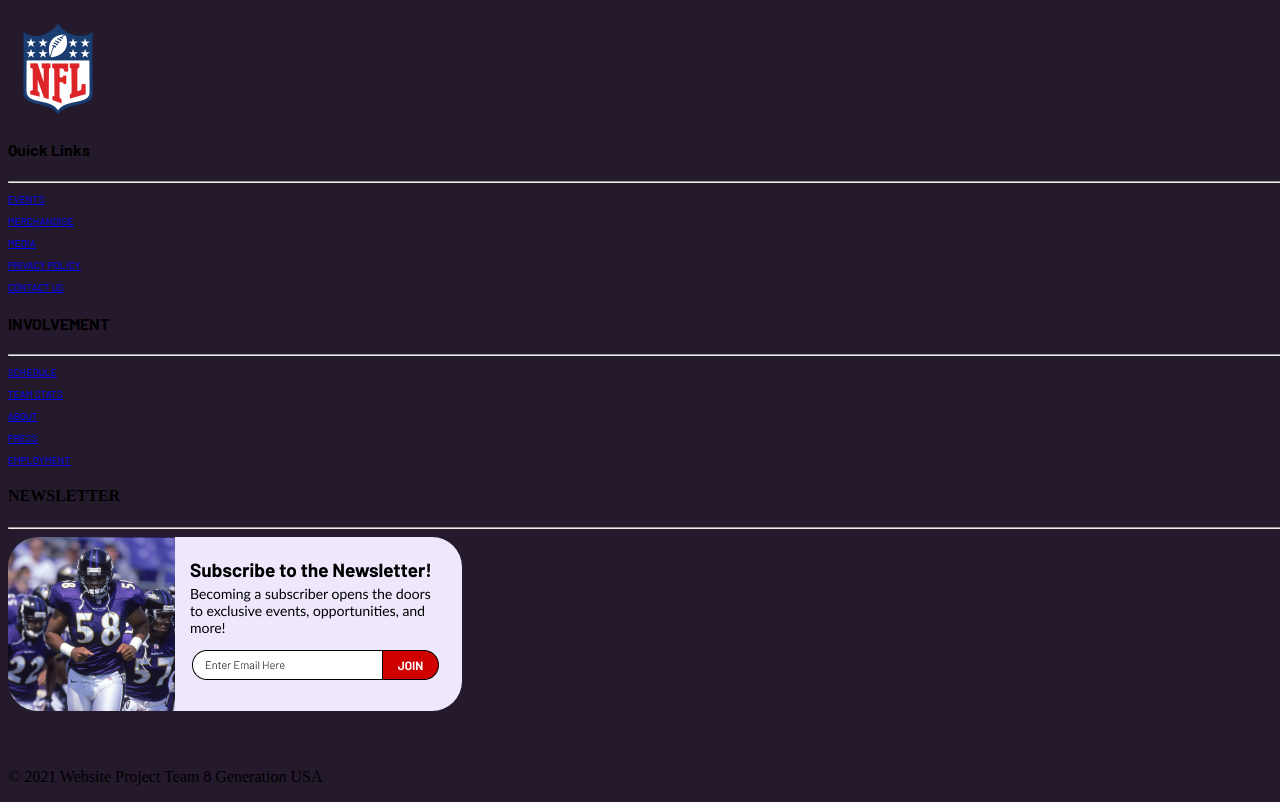
<file: pages/collectibles-page/collectibles.html>
<!DOCTYPE html>
<html lang="en">

<head>
  <link href="https://cdn.jsdelivr.net/npm/bootstrap@5.1.3/dist/css/bootstrap.min.css" rel="stylesheet"
    integrity="sha384-1BmE4kWBq78iYhFldvKuhfTAU6auU8tT94WrHftjDbrCEXSU1oBoqyl2QvZ6jIW3" crossorigin="anonymous">
    <link rel="preconnect" href="https://fonts.googleapis.com">
<link rel="preconnect" href="https://fonts.gstatic.com" crossorigin>
<link href="https://fonts.googleapis.com/css2?family=Barlow&family=Lato&display=swap" rel="stylesheet">
  <meta charset="UTF-8">
  <meta http-equiv="X-UA-Compatible" content="IE=edge">
  <meta name="viewport" content="width=device-width, initial-scale=1.0, shrink-to-fit=no">
  <title>Document</title>
  <link href="collectibles.css" rel="stylesheet">
  <link href="../../partials/navbar.css" rel="stylesheet">
  <link href="../../partials/footer.css" rel="stylesheet">


</head>

<body>
 <!-- navbar container -->
      <nav class="
          navbar navbar-expand-md navbar-light
          pt-2
          fixed-top
        " id="navbar">
      <div class="container-fluid border-light d-flex justify-content-between align-items-center inner-nav">
        <a class="navbar-brand order-1 order-md-0" href="../../index.html"><img id="ravens-logo" src="../../images/ravens-logo.png"
            alt="ravens logo football team" /></a>
        <button class="navbar-toggler" type="button" data-bs-toggle="collapse" data-bs-target="#navbarSupportedContent"
          aria-controls="navbarSupportedContent" aria-expanded="false" aria-label="Toggle navigation">
          <div class="three col">
            <div class="hamburger" id="hamburger-9">
              <span class="line"></span>
              <span class="line"></span>
              <span class="line" id="line-3"></span>
            </div>
          </div>
        </button>
        <a class="nav-link order-2 order-md-1" aria-current="page" href="../cart/cart.html"><img id="cart-logo"
            src="../landingPage/images/shoppingCart.png" /></a>
           <a class="nav-link order-2 order-md-1" aria-current="page" href="../signIn/singIn.html"><img id="cart-logo"
            src="../../images/Account icon.png" /></a>
        <div class="collapse navbar-collapse order-3 order-md-0 ml-3" id="navbarSupportedContent">
          <ul class="navbar-nav me-auto mb-2 mb-lg-0 navbar-links-container">
            <li class="nav-item">
              <a class="nav-link text-white h4" href="../events/event.html">EVENTS</a>
            </li>
            <li class="nav-item">
              <a class="nav-link text-white h4" href="../merchandise/merchandise.html">MERCHANDISE</a>
            </li>
            <li class="nav-item">
              <a class="nav-link text-white h4" href="../Media-page/media.html">MEDIA</a>
            </li>
            <li class="nav-item">
              <a class="nav-link text-white h4" href="../collectibles-page/collectibles.html">COLLECTIBLES</a>
            </li>
            <li class="nav-item">
              <a class="nav-link text-white h4" href="../contact/contact.html">CONTACT</a>
            </li>
          </ul>
        </div>
      </div>
    </nav>
  <!---------------------------------------------body-------------------->
  <div class="row  top-space">
    <div class="col"></div>
  </div>
   <div class="container">
    <div class="row main-row">
      <div class="col-12 col-md-6 col-lg-7"><img src="../../images/collectibleshelment.jpg" style="width: 500px"></div>
      <div class="col-12 col-md-6 col-lg-5">
        <p>IN STOCK</p>
        BALTIMORE RAVENS
        AUTHENTIC PROLINE HELMET
        <p>$239.95 .
        <div>
          <span class="badge rounded-pill bg-secondary-top1">Add to Cart</span>
          <span class="badge rounded-pill bg-secondary-top2">Buy Now</span>
        </div>
        </p>

        <h6>SHIPPING</h6>
        <p>
          No subscription fees , </p>


        <h5>Description</h5>
        <p class="description-text">
        Replica speed NFL Football helmet Based on one of the most popular on-field designs, this collectible Speed
        Replica football helmet is made specifically for fans of the Baltimore Ravens. At approx. 9.5 in. tall, this
        replica size display helmet is perfect for all football fans and great for autographs.
        </p>
      </div>
    </div>
    <div class="row filter-by ">
      <div class="col-3">
        <div id="content3">
          <h3 style="color: white;">Filter By</h3><br>
          <div class="form-check">
            <input class="form-check-input" type="radio" name="flexRadioDefault" id="flexRadioDefault1">
            <label class="form-check-label" for="flexRadioDefault1">
              <p style="color: white">Autographed</p>
            </label>
          </div>
          <div class="form-check">
            <input class="form-check-input" type="radio" name="flexRadioDefault" id="flexRadioDefault2" checked>
            <label class="form-check-label" for="flexRadioDefault2">
              <p style="color: white;">Game Used</p>
            </label>
          </div>
          <div class="form-check">
            <input class="form-check-input" type="radio" name="flexRadioDefault" id="flexRadioDefault2" checked>
            <label class="form-check-label" for="flexRadioDefault2">
              <p style="color:white"> Unsigned</p>
            </label>
          </div>
        </div>
      </div>
      <div class="col-9 images-nine">
        <div class="row row-cols-1 row-cols-md-3 g-4">
          <div class="col">
            <div class="card">
              <img src="../../images/sports memorabilia 1.png" class="card-img" alt="...">
              <div class="card-body first-img">

                <p class="card-text">Autographed Ray Lewis Photo-16X20 HM face Close Up Beckett W Auth *White</p>
              </div>

            </div>
            <div class="row ">
              <div class="col">
                <span class="badge rounded-pill bg-secondary-1">Add to Cart</span>
                <span class="badge rounded-pill bg-secondary-2">Buy Now</span>
              </div>
            </div>
            
          </div>
          <div class="col">
            <div class="card">
              <img src="../../images/top middle photo.png" class="card-img" alt="...">
              <div class="card-body">

                <p class="card-text">Lamar Jackson Autographed Photo Framed</p>
              </div>

            </div>
            <div class="row">
              <div class="col">
                <span class="badge rounded-pill bg-secondary-1">Add to Cart</span>
                <span class="badge rounded-pill bg-secondary-2">Buy Now</span>
              </div>
            </div>
          </div>

          <div class="col">
            <div class="card">
              <img src="../../images/pop toy.png" class="card-img" alt="...">
              <div class="card-body">

                <p class="card-text">Ray Lewis Autographed Baltimore Ravens Funko Pop Figurine</p>
              </div>
            </div>
            <div class="row">
              <div class="col">
                <span class="badge rounded-pill bg-secondary-1">Add to Cart</span>
                <span class="badge rounded-pill bg-secondary-2">Buy Now</span>
              </div>
            </div>
          </div>
        </div>

      </div>
      <!----- the first three line of image out nine--->
       <div class="col-3">
        
      </div>
      <div class="col-9 images-nine">
        <div class="row row-cols-1 row-cols-md-3 g-4">
          <div class="col">
            <div class="card">
              <img src="../../images/middle left image.png" class="card-img" alt="...">
              <div class="card-body">

                <p class="card-text">Autographed Lewis Photo-8X10 Psa Framed</p>
              </div>

            </div>
            <div class="row">
              <div class="col">
                <span class="badge rounded-pill bg-secondary-1">Add to Cart</span>
                <span class="badge rounded-pill bg-secondary-2">Buy Now</span>
              </div>
            </div>
          </div>
          <div class="col">
            <div class="card">
              <img src="../../images/middle middle image.png" class="card-img" alt="...">
              <div class="card-body">

                <p class="card-text">Autographed Lewis Photo- 16X20 Over Roethlisberger Spotlight PF Beckett*S</p>
              </div>

            </div>
            <div class="row">
              <div class="col">
                <span class="badge rounded-pill bg-secondary-1">Add to Cart</span>
                <span class="badge rounded-pill bg-secondary-2">Buy Now</span>
              </div>
            </div>
          </div>

          <div class="col">
            <div class="card">
              <img src="../../images/middle right image.png" class="card-img" alt="...">
              <div class="card-body">

                <p class="card-text">Autographed Ray Lewis Photo-16X20 HM face Close Up Beckett W Auth *White</p>
              </div>
            </div>
            <div class="row">
              <div class="col">
                <span class="badge rounded-pill bg-secondary-1">Add to Cart</span>
                <span class="badge rounded-pill bg-secondary-2">Buy Now</span>
              </div>
            </div>
          </div>
        </div>

      </div> 
      <!---------------------second line of image--------------------->
      <div class="col-3">
        
      </div>
      <div class="col-9 images-nine">
        <div class="row row-cols-1 row-cols-md-3 g-4">
          <div class="col">
            <div class="card">
              <img src="../../images/bottom left image.png" class="card-img" alt="...">
              <div class="card-body">

                <p class="card-text">Ray Lewis Autographed Photograph-16X20 HM Tackle Vs Packers Beckett</p>
              </div>

            </div>
            <div class="row">
              <div class="col">
                <span class="badge rounded-pill bg-secondary-1">Add to Cart</span>
                <span class="badge rounded-pill bg-secondary-2">Buy Now</span>
              </div>
            </div>
          </div>
          <div class="col">
            <div class="card">
              <img src="../../images/middle bottom photo.png" class="card-img" alt="...">
              <div class="card-body">

                <p class="card-text">Ray Lewis Autographed Photograph-16X20 In Purple Jersey PF Beckett Auth</p>
              </div>

            </div>
            <div class="row">
              <div class="col">
                <span class="badge rounded-pill bg-secondary-1">Add to Cart</span>
                <span class="badge rounded-pill bg-secondary-2">Buy Now</span>
              </div>
            </div>
          </div>

          <div class="col">
            <div class="card">
              <img src="../../images/pop toy_2.png" class="card-img" alt="...">
              <div class="card-body">

                <p class="card-text">Signed Lewis Picture-16X20 Tunnel Dance Beckett W Auth</p>
              </div>
            </div>
            <div class="row">
              <div class="col">
                <span class="badge rounded-pill bg-secondary-1">Add to Cart</span>
                <span class="badge rounded-pill bg-secondary-2">Buy Now</span>
              </div>
            </div>
          </div>
        </div>

      </div>
      </div>
   </div>
      <!---------------------------------third line of image-------->
      </div>
        
  <!---------------------------------------fotter begin here-->
        <footer class="text-white">
          <div class="container-fluid bg-black pt-5 pb-5">
            <div class="row">


              <div class="col-md-3 mr-2 mx-auto">
                <img src="../../images/ravens-logo.png" class="footer_logo img-fluid mx-auto" />
                <img src="../../images/nfl logo.png" class="footer_logo_nfl img-fluid mx-auto" />
              </div>


              <div class="col-md-3 border-left">
                <h4 class="font-weight-bold mb-3 footer_title">Quick Links</h4>
                <hr />
                <p class="footer_item"><a class="footer-link text-white text-decoration-none"
                    href="../../pages/events.html">EVENTS</p>
                <p class="footer_item"><a class="footer-link text-white text-decoration-none"
                    href="../../pages/merchandise/merchandise.html">MERCHANDISE</a></p>
                <p class="footer_item"><a class="footer-link text-white text-decoration-none"
                    href="../../pages/Media-page/media.html">MEDIA</a></p>
                <p class="footer_item"><a class="footer-link text-white text-decoration-none" href="#">PRIVACY
                    POLICY</a></p>
                <p class="footer_item"><a class="footer-link text-white text-decoration-none"
                    href="../../pages/contact/contact.html">CONTACT US</a></p>
              </div>

              <div class="col-md-3">
                <h4 class="font-weight-bold mb-3 footer_title">INVOLVEMENT</h4>
                <hr />
                <p class="footer_item"><a class="footer-link text-white text-decoration-none" href="#">SCHEDULE</a></p>
                <p class="footer_item"><a class="footer-link text-white text-decoration-none" href="#">TEAM STATS</a>
                </p>
                <p class="footer_item"><a class="footer-link text-white text-decoration-none" href="#">ABOUT</a></p>
                <p class="footer_item"><a class="footer-link text-white text-decoration-none" href="#">PRESS</a></p>
                <p class="footer_item"><a class="footer-link text-white text-decoration-none" href="#">EMPLOYMENT</a>
                </p>
              </div>

              <div class="col-md-3">
                <h4 class="font-weight-bold mb-3">NEWSLETTER</h4>
                <hr />
                <img class="newsletter_screenshot img-fluid mx-auto"
                  src="../../images/Screenshot 2021-12-08 at 15-28-05 Figma.png" />


                <div class="row footer_social">
                  <div class="col-9 align-self-center">

                    <i class="uil uil-facebook"></i>
                    &nbsp;
                    <i class="uil uil-twitter"></i>
                    &nbsp;
                    <i class="uil uil-instagram"></i>
                    &nbsp;
                    <i class="uil uil-snapchat-ghost"></i>

                  </div>

                </div>



                <!--ends here-->
              </div>



              <div class="row footer_copy">
                <div class="col-xs-12 col-sm-12 col-md-12 mt-2 mt-sm-2 text-center text-white">
                  <p class="h6"> &copy; 2021 Website Project Team 8 Generation USA
                    <a href="#"></a>
                  </p>
                </div>

                <!-- footer content ends  here-->
              </div>
            </div>
        </footer>

        <!--------------------------Footer Ends--------------------------------------------->


        <script src="https://cdn.jsdelivr.net/npm/bootstrap@5.1.3/dist/js/bootstrap.bundle.min.js"
          integrity="sha384-ka7Sk0Gln4gmtz2MlQnikT1wXgYsOg+OMhuP+IlRH9sENBO0LRn5q+8nbTov4+1p"
          crossorigin="anonymous"></script>
        <script src="../../partials/navbar.js"></script>
</body>

</html>
</file>
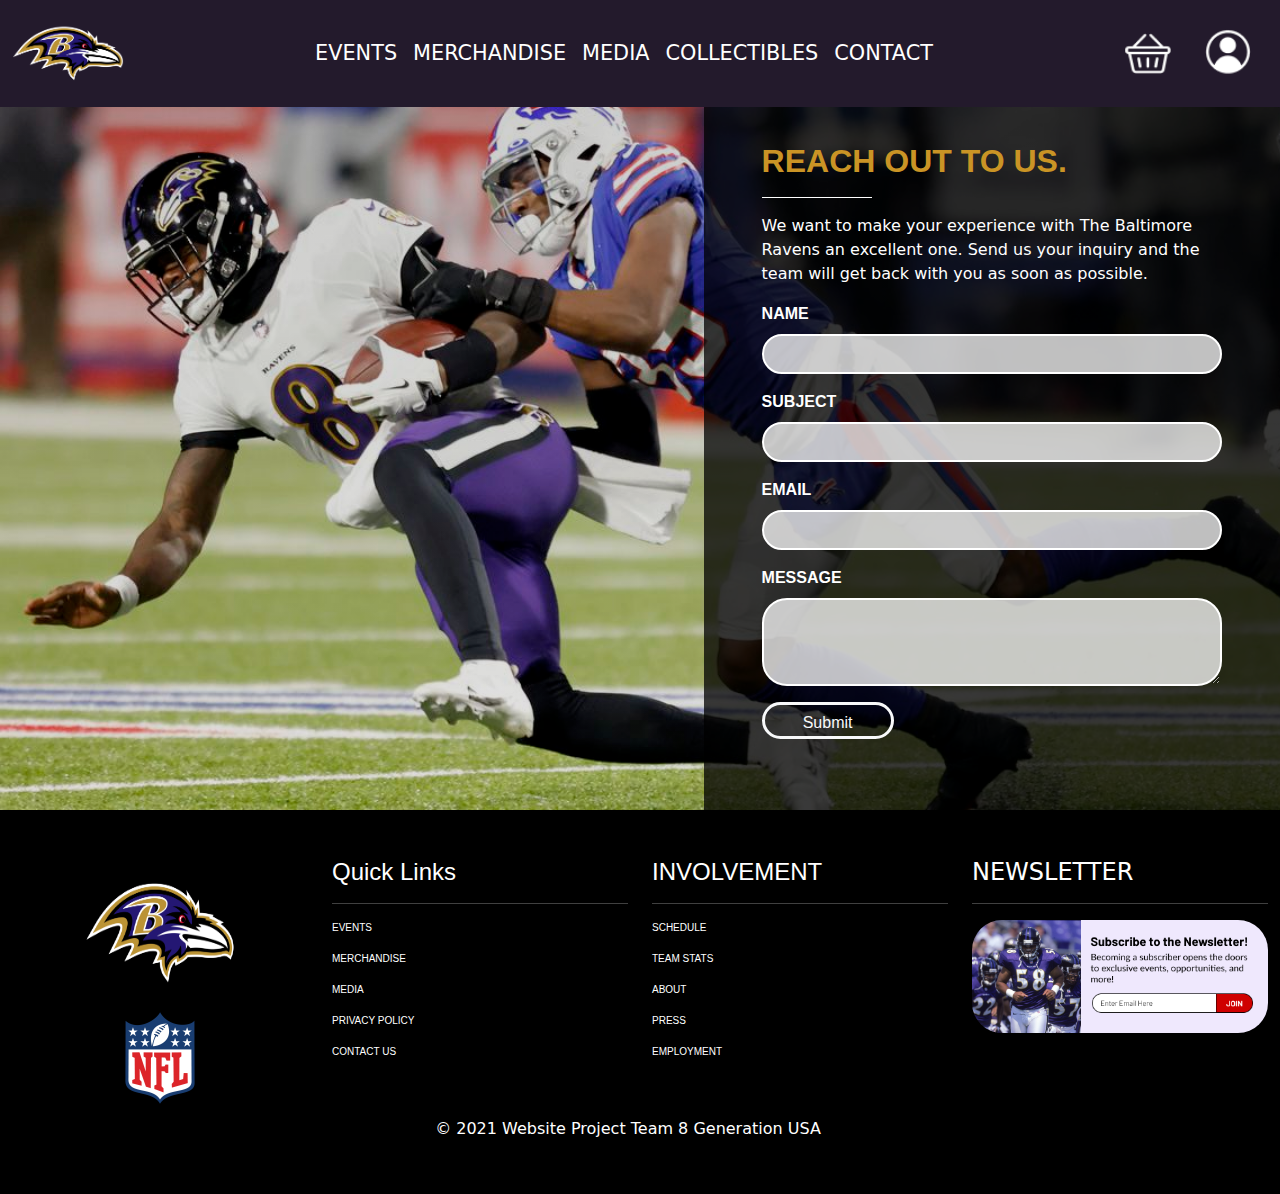
<file: pages/contact/contact.html>
<!DOCTYPE html>

<html>

<head>
  <meta charset="utf-8">
  <meta http-equiv="X-UA-Compatible" content="IE=edge">
  <title></title>
  <meta name="description" content="">
  <meta name="viewport" content="width=device-width, initial-scale=1">
  <link rel="stylesheet" href="../../bootstrapData/css/bootstrap.min.css">
  <link rel="stylesheet" href="../../partials/navbar.css">
  <link rel="stylesheet" href="../../partials/footer.css">
  <link rel="stylesheet" href="contact.css">

</head>

<body>

  <!-- navbar container -->
      <nav class="
          navbar navbar-expand-md navbar-light
          pt-2
          fixed-top
        " id="navbar">
      <div class="container-fluid border-light d-flex justify-content-between align-items-center inner-nav">
        <a class="navbar-brand order-1 order-md-0" href="../../index.html"><img id="ravens-logo" src="../../images/ravens-logo.png"
            alt="ravens logo football team" /></a>
        <button class="navbar-toggler" type="button" data-bs-toggle="collapse" data-bs-target="#navbarSupportedContent"
          aria-controls="navbarSupportedContent" aria-expanded="false" aria-label="Toggle navigation">
          <div class="three col">
            <div class="hamburger" id="hamburger-9">
              <span class="line"></span>
              <span class="line"></span>
              <span class="line" id="line-3"></span>
            </div>
          </div>
        </button>
        <a class="nav-link order-2 order-md-1" aria-current="page" href="../cart/cart.html"><img id="cart-logo"
            src="../landingPage/images/shoppingCart.png" /></a>
           <a class="nav-link order-2 order-md-1" aria-current="page" href="../signIn/singIn.html"><img id="cart-logo"
            src="../../images/Account icon.png" /></a>
        <div class="collapse navbar-collapse order-3 order-md-0 ml-3" id="navbarSupportedContent">
          <ul class="navbar-nav me-auto mb-2 mb-lg-0 navbar-links-container">
            <li class="nav-item">
              <a class="nav-link text-white h4" href="../events/event.html">EVENTS</a>
            </li>
            <li class="nav-item">
              <a class="nav-link text-white h4" href="../merchandise/merchandise.html">MERCHANDISE</a>
            </li>
            <li class="nav-item">
              <a class="nav-link text-white h4" href="../Media-page/media.html">MEDIA</a>
            </li>
            <li class="nav-item">
              <a class="nav-link text-white h4" href="../collectibles-page/collectibles.html">COLLECTIBLES</a>
            </li>
            <li class="nav-item">
              <a class="nav-link text-white h4" href="../contact/contact.html">CONTACT</a>
            </li>
          </ul>
        </div>
      </div>
    </nav>
  <!-- End of navigation bar -->


  <!-- This is the background for the contact form  -->



  <div class="background-img">
    <form class="form-box">
      <div class="form-inner">
    <h1 id="header" class="pt-5">REACH OUT TO US.</h1>
    <hr id="linereach">

    <p id="">We want to make your experience with The Baltimore Ravens an excellent one. Send
      us your inquiry and the team will get back with you as soon as possible.

    </p>

    <!-- This is the email entries along with the black background -->


    <div class="nameandentry">
      <label id="name" for="exampleInputEmail1">NAME</label>
      <input type="email" class="form-control mb-3 mt-2" id="name-input" aria-describedby="emailHelp rounded">
    </div>

    <div class="subjectentry">
      <label id="subject" for="exampleInputPassword1">SUBJECT</label>
      <input type="password" class="form-control mb-3 mt-2" id="subject-input">
    </div>

    <div class="emailentry">
      <label id="email" for="exampleInputPassword1">EMAIL</label>
      <input type="password" class="form-control mb-3 mt-2" id="email-input">
    </div>

    <div class="mb-3">
      <label for="exampleFormControlTextarea1" class="form-label message">MESSAGE</label>
      <textarea class="form-control" id="exampleFormControlTextarea1" rows="3"></textarea>
    </div>

    <button type="button" class="btn btn-outline-light">Submit</button>
  </div> 
  </form>
  </div>



  <!---------------------------------------FOOTER CONTAINER------------------------------------>

  <footer class="text-white">
    <div class="container-fluid bg-black pt-5 pb-5">
      <div class="row">


        <div class="col-md-3 mr-2 mx-auto">
          <img src="../../images/ravens-logo.png" class="footer_logo img-fluid mx-auto" />
          <img src="../../images/nfl logo.png" class="footer_logo_nfl img-fluid mx-auto" />
        </div>


        <div class="col-md-3 border-left">
          <h4 class="font-weight-bold mb-3 footer_title">Quick Links</h4>
          <hr />
          <p class="footer_item"><a class="footer-link text-white text-decoration-none" href="../../pages/events/event.html">EVENTS
          </p>
          <p class="footer_item"><a class="footer-link text-white text-decoration-none"
              href="../../pages/merchandise/merchandise.html">MERCHANDISE</a></p>
          <p class="footer_item"><a class="footer-link text-white text-decoration-none"
              href="../../pages/Media-page/media.html">MEDIA</a></p>
          <p class="footer_item"><a class="footer-link text-white text-decoration-none" href="#">PRIVACY POLICY</a></p>
          <p class="footer_item"><a class="footer-link text-white text-decoration-none"
              href="../../pages/contact/contact.html">CONTACT US</a></p>
        </div>

        <div class="col-md-3">
          <h4 class="font-weight-bold mb-3 footer_title">INVOLVEMENT</h4>
          <hr />
          <p class="footer_item"><a class="footer-link text-white text-decoration-none" href="#">SCHEDULE</a></p>
          <p class="footer_item"><a class="footer-link text-white text-decoration-none" href="#">TEAM STATS</a></p>
          <p class="footer_item"><a class="footer-link text-white text-decoration-none" href="#">ABOUT</a></p>
          <p class="footer_item"><a class="footer-link text-white text-decoration-none" href="#">PRESS</a></p>
          <p class="footer_item"><a class="footer-link text-white text-decoration-none" href="#">EMPLOYMENT</a></p>
        </div>

        <div class="col-md-3">
          <h4 class="font-weight-bold mb-3">NEWSLETTER</h4>
          <hr />
          <img class="newsletter_screenshot img-fluid mx-auto"
            src="../../images/Screenshot 2021-12-08 at 15-28-05 Figma.png" />


          <div class="row footer_social">
            <div class="col-9 align-self-center">

              <i class="uil uil-facebook"></i>
              &nbsp;
              <i class="uil uil-twitter"></i>
              &nbsp;
              <i class="uil uil-instagram"></i>
              &nbsp;
              <i class="uil uil-snapchat-ghost"></i>

            </div>

          </div>


          <!--ends here-->
        </div>



        <div class="row footer_copy">
          <div class="col-xs-12 col-sm-12 col-md-12 mt-2 mt-sm-2 text-center text-white">
            <p class="h6"> &copy; 2021 Website Project Team 8 Generation USA
              <a href="#"></a>
            </p>
          </div>

          <!-- footer content ends  here-->
        </div>
      </div>
  </footer>

  <!--------------------------Footer Ends--------------------------------------------->
  <script src="../../bootstrapData/js/bootstrap.min.js"></script>
  <script src="./contact.js"></script>
</body>

</html>
</file>
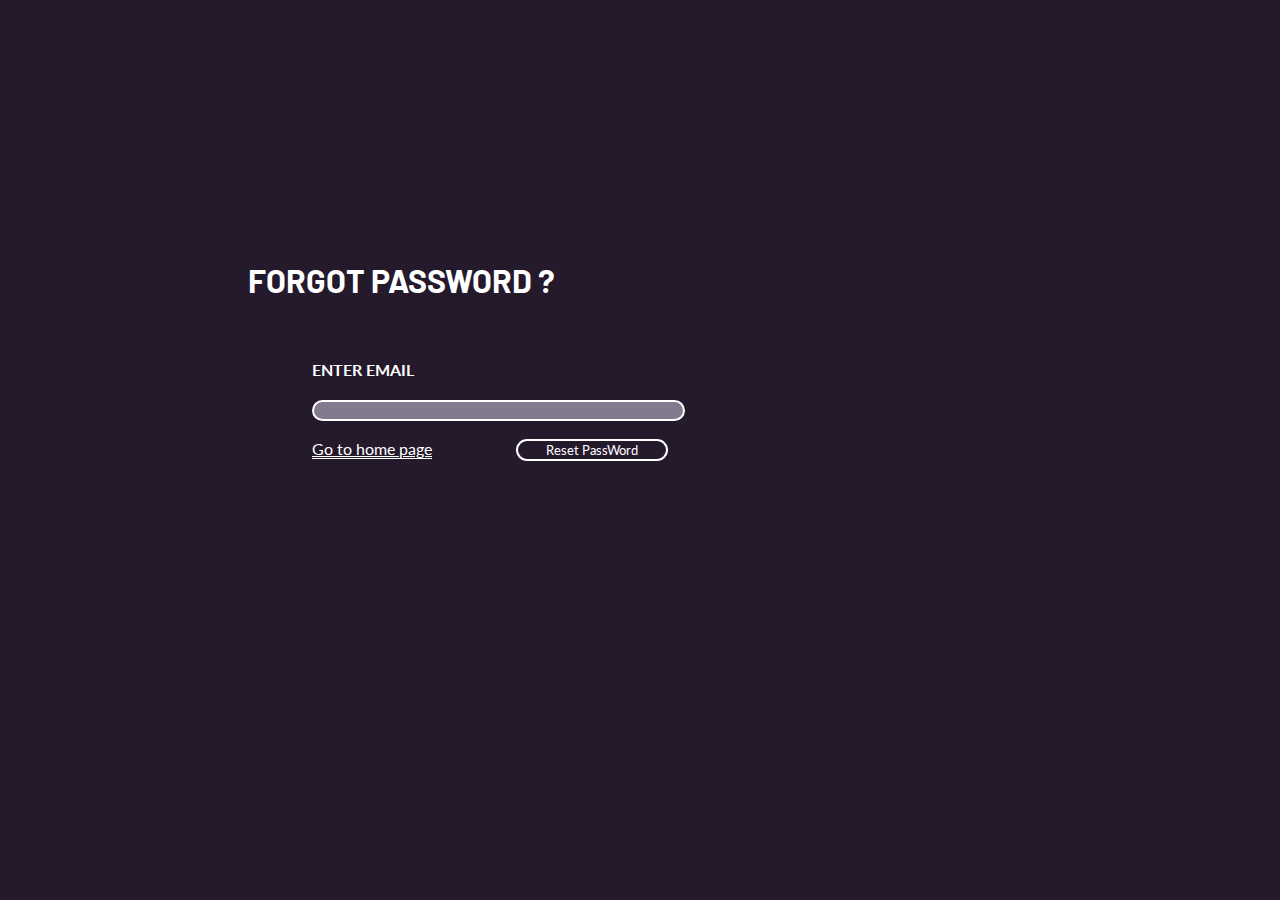
<file: pages/forgotpassword-page/forgotpassword.html>
<!DOCTYPE html>
<html lang="en">
<head>
    <link rel="stylesheet" href="https://stackpath.bootstrapcdn.com/bootstrap/4.2.1/css/bootstrap.min.css" integrity="sha384-GJzZqFGwb1QTTN6wy59ffF1BuGJpLSa9DkKMp0DgiMDm4iYMj70gZWKYbI706tWS" crossorigin="anonymous">
    <link rel="preconnect" href="https://fonts.googleapis.com">
<link rel="preconnect" href="https://fonts.gstatic.com" crossorigin>
<link href="https://fonts.googleapis.com/css2?family=Barlow&family=Lato&display=swap" rel="stylesheet">
    
    <meta charset="UTF-8">
    <meta http-equiv="X-UA-Compatible" content="IE=edge">
    <meta name="viewport" content="width=device-width, initial-scale=1.0">
    <title>Document</title>
    <link href="./forgotpassword.css"rel="stylesheet">
</head>
<body>
    <div class="container ">
    <div class="row ">
        <div class="col"></div>
        <div class="col-12 ">
            <h1 class="forgot-p">FORGOT PASSWORD ?</h1><br>
    
    <form action="/action_page.php">
        <label for="femail"><h4 class=" enter-email">ENTER EMAIL</h4></label>
        <input type="text" id="femail" name="femail" class="input-1"><br><br>

        <label for="goToHomePage" class="go-home"><a id="home-btn" href="../../index.html">Go to home page</a></label>
        <input type="submit"id = "reset" value="Reset PassWord">

    </form>
        </div>
        <div class="col"></div>
    </div>
    </div>
</body>
</html>
</file>
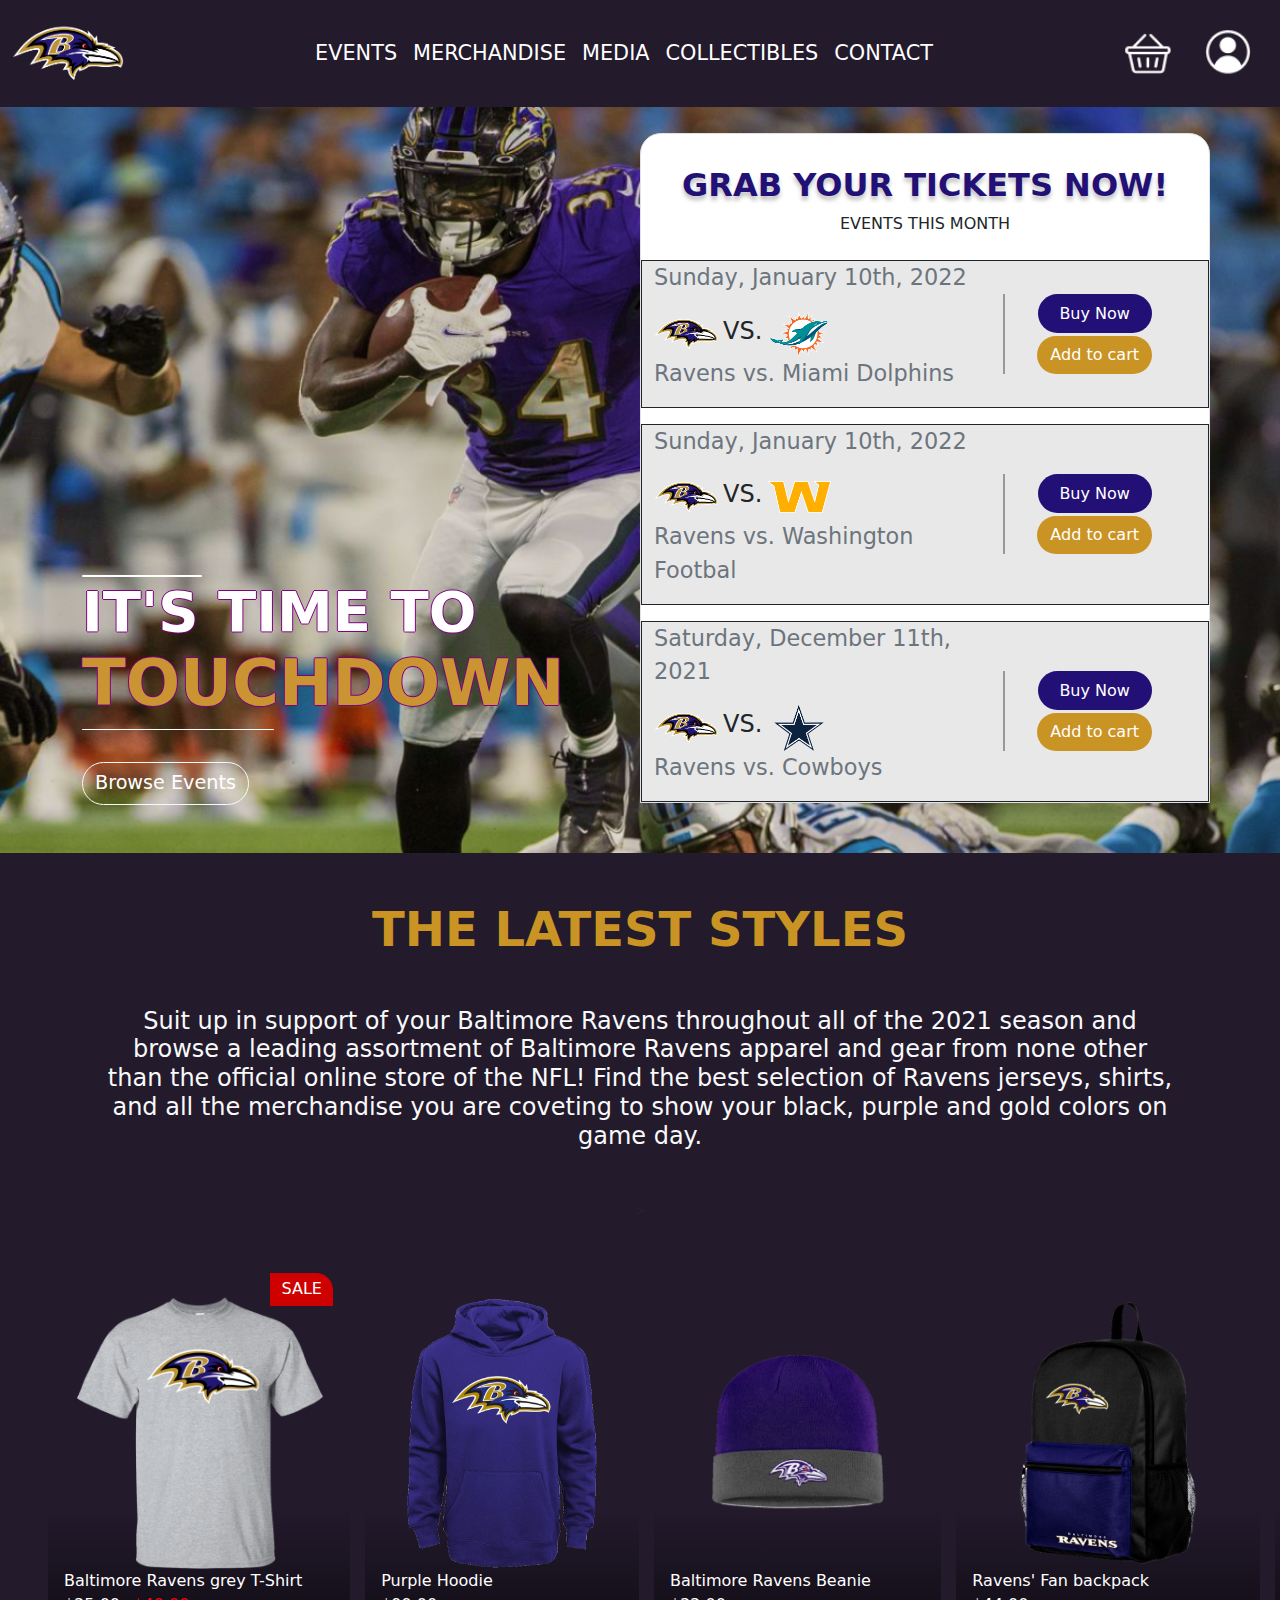
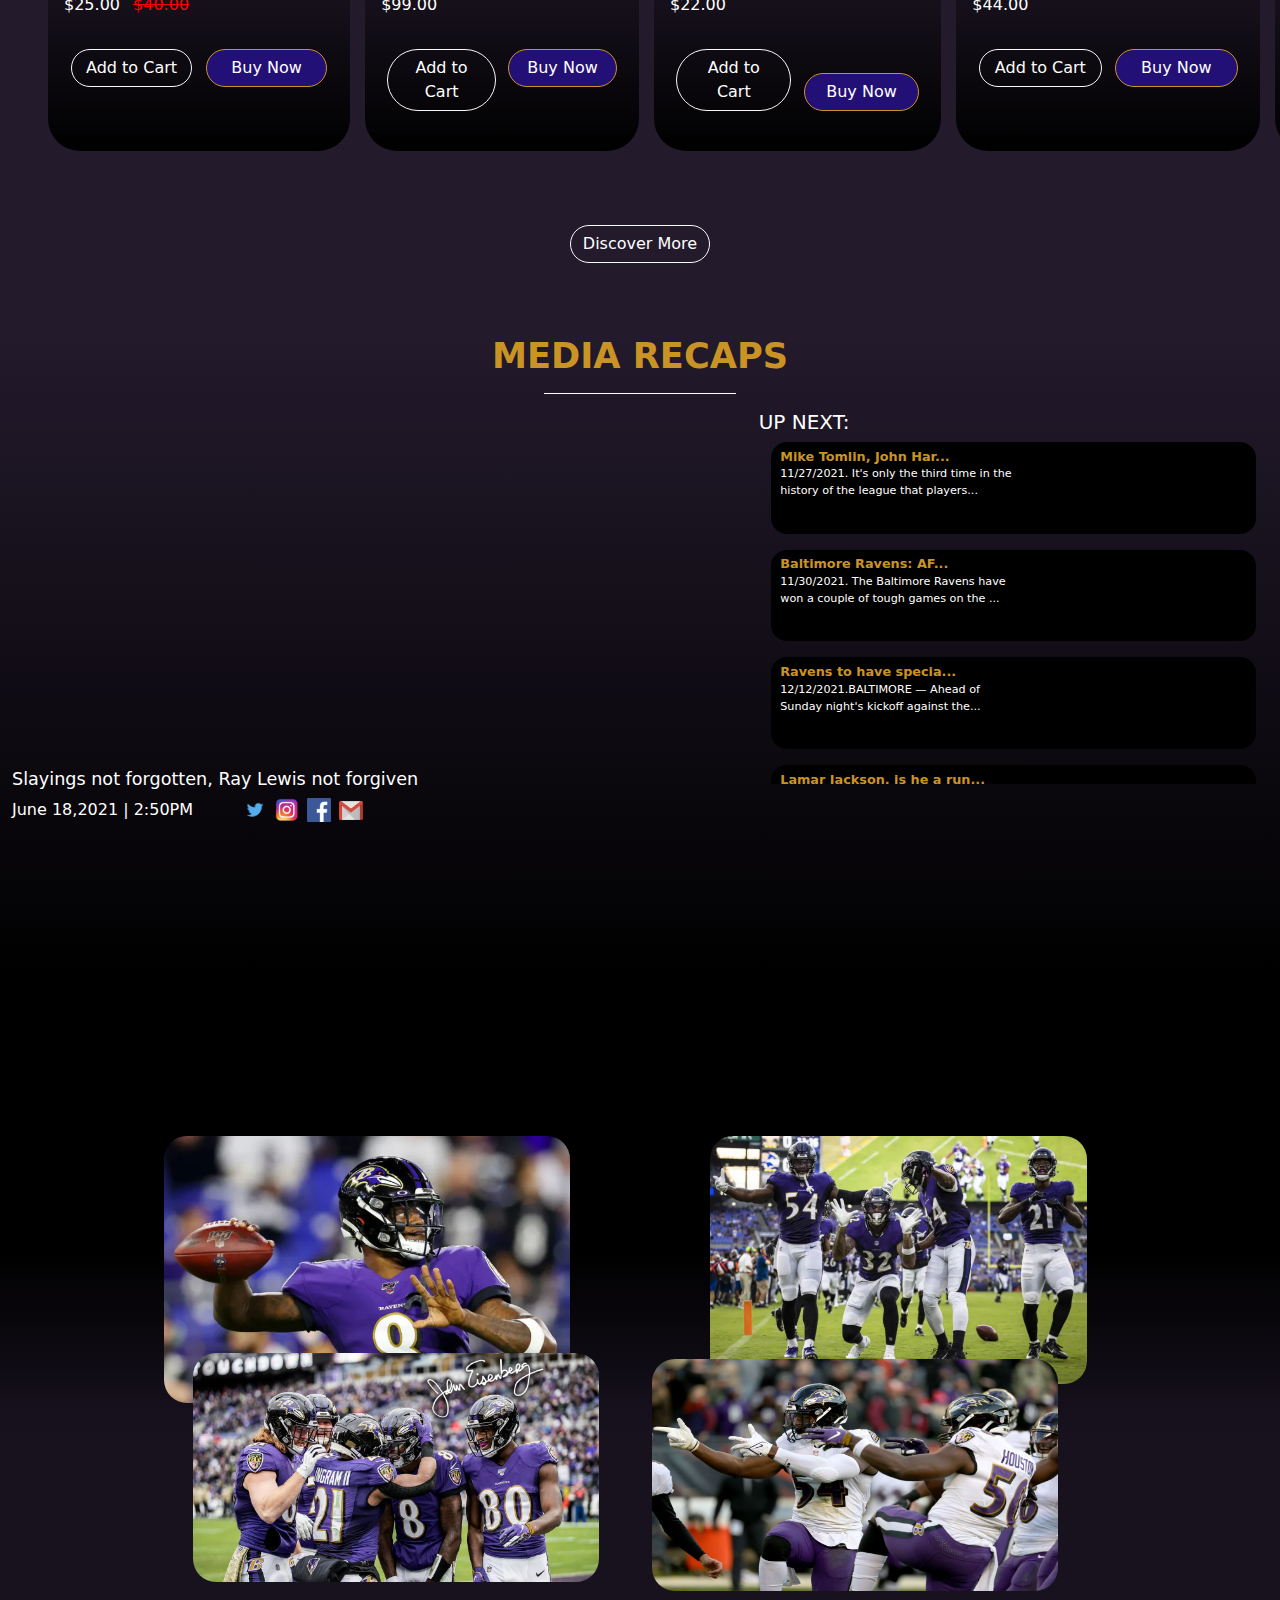
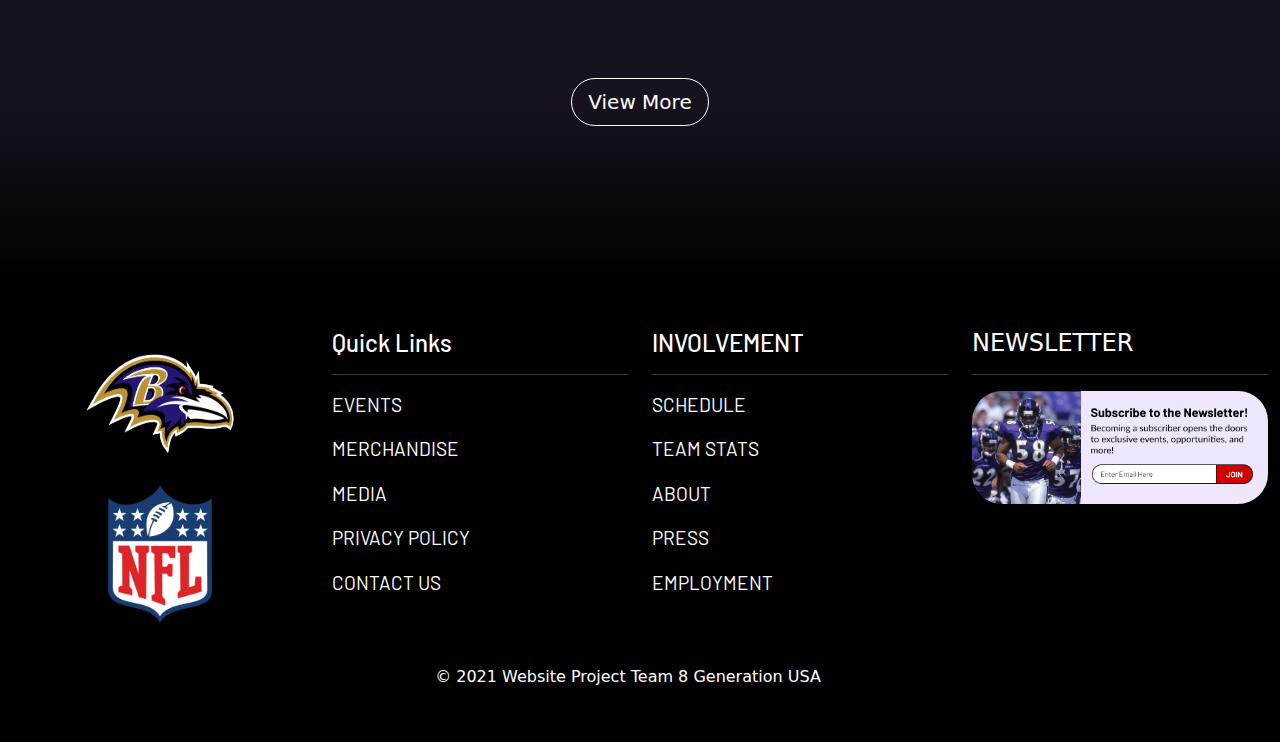
<file: pages/landingPage/landingPage.html>
<!DOCTYPE html>
<html lang="en">

<head>
  <meta charset="UTF-8" />
  <meta http-equiv="X-UA-Compatible" content="IE=edge" />
  <meta name="viewport" content="width=device-width, initial-scale=1.0" />
  <title>Ravens Fan Page</title>
  <link rel="stylesheet" href="/bootstrapData/css/bootstrap.min.css" />
  <link rel="stylesheet" href="../../partials/navbar.css">
  <link rel="stylesheet" href="/pages/landingPage/landingpage.css" />
  <link rel="stylesheet" href="https://unicons.iconscout.com/release/v4.0.0/css/line.css" />
  <link rel="preconnect" href="https://fonts.googleapis.com">
  <link rel="preconnect" href="https://fonts.gstatic.com" crossorigin>
  <link href="https://fonts.googleapis.com/css2?family=Barlow&family=Lato&display=swap" rel="stylesheet">
</head>

<body>
  <section id="home-section">
    <!-- navbar container -->
      <nav class="
          navbar navbar-expand-md navbar-light
          pt-2
          fixed-top
        " id="navbar">
      <div class="container-fluid border-light d-flex justify-content-between align-items-center inner-nav">
        <a class="navbar-brand order-1 order-md-0" href="./landingPage.html"><img id="ravens-logo" src="/images/ravens-logo.png"
            alt="ravens logo football team" /></a>
        <button class="navbar-toggler" type="button" data-bs-toggle="collapse" data-bs-target="#navbarSupportedContent"
          aria-controls="navbarSupportedContent" aria-expanded="false" aria-label="Toggle navigation">
          <div class="three col">
            <div class="hamburger" id="hamburger-9">
              <span class="line"></span>
              <span class="line"></span>
              <span class="line" id="line-3"></span>
            </div>
          </div>
        </button>
        <a class="nav-link order-2 order-md-1" aria-current="page" href="../cart/cart.html"><img id="cart-logo"
            src="./images/shoppingCart.png" /></a>
           <a class="nav-link order-2 order-md-1" aria-current="page" href="../signIn/singIn.html"><img id="cart-logo"
            src="../../images/Account icon.png" /></a>
        <div class="collapse navbar-collapse order-3 order-md-0 ml-3" id="navbarSupportedContent">
          <ul class="navbar-nav me-auto mb-2 mb-lg-0 navbar-links-container">
            <li class="nav-item">
              <a class="nav-link text-white h4" href="../events/event.html">EVENTS</a>
            </li>
            <li class="nav-item">
              <a class="nav-link text-white h4" href="../merchandise/merchandise.html">MERCHANDISE</a>
            </li>
            <li class="nav-item">
              <a class="nav-link text-white h4" href="../Media-page/media.html">MEDIA</a>
            </li>
            <li class="nav-item">
              <a class="nav-link text-white h4" href="../collectibles-page/collectibles.html">COLLECTIBLES</a>
            </li>
            <li class="nav-item">
              <a class="nav-link text-white h4" href="../contact/contact.html">CONTACT</a>
            </li>
          </ul>
        </div>
      </div>
    </nav>
    <!-- landing page header -->
    <div class="container home-content-container" id="home-content-container">
      <div class="row inner-header">
        <div class="col-12 col-md-6  headline-header">
          <hr id="top-hr" />
          <h1 class="">IT'S TIME TO <span>TOUCHDOWN</span></h1>
          <hr id="bottom-hr" />
          <button class="btn btn-outline-light text-white rounded-pill  mb-5 mt-3 header-btn">
            Browse Events
          </button>
        </div>
        <!-- tickets container -->
        <div class="col-12 col-md-6 border tickets-container">
          <!-- Header tickets container -->
          <div class="ticket-header text-center">
            <h1 class="h1">GRAB YOUR TICKETS NOW!</h1>
            <p class="pb-2">EVENTS THIS MONTH</p>
          </div>
          <!-- team game detain -->
          <div class="
                row
                border border-dark border-left-0 border-right-0
                ticket-card
                
              ">
            <div class="row  d-flex align-items-center ">
              <div class="col-8">
                <p class="text-muted">Sunday, January 10th, 2022</p>
                <img src="/images/ravens-logo.png" id="tickets-logo" />
                <span class="h1">VS.</span>
                <img src="/images/dolphins-logo.png" id="tickets-logo" />
                <p class="text-muted">Ravens vs. Miami Dolphins</p>
              </div>
              <div class="col-4 ticket-container-btn">
                <button class="btn rounded-pill buy-now-btn ">Buy Now</button>
                <button class="btn rounded-pill add-cart-btn">Add to cart</button>
              </div>
            </div>
          </div>
          <!-- team game detain -->
          <div class="
                row
                border border-dark border-left-0 border-right-0
                my-3
                ticket-card
              ">
            <div class="row  d-flex align-items-center">
              <div class="col-8">
                <p class="text-muted">Sunday, January 10th, 2022</p>
                <img src="/images/ravens-logo.png" id="tickets-logo" />
                <span class="h1">VS.</span>
                <img src="/images/wft-logo.png" id="tickets-logo" />
                <p class="text-muted">Ravens vs. Washington Footbal</p>
              </div>
              <div class="col-4  ticket-container-btn">
                <button class="btn rounded-pill buy-now-btn ">Buy Now</button>
                <button class="btn rounded-pill add-cart-btn">Add to cart</button>
              </div>
            </div>
          </div>
          <!-- team game detain -->
          <div class="row border border-dark ticket-card ">
            <div class="row  d-flex align-items-center">
              <div class="col-8">
                <p class="text-muted">Saturday, December 11th, 2021</p>
                <img src="/images/ravens-logo.png" id="tickets-logo" />
                <span class="h1">VS.</span>
                <img src="/images/cowboys-logo.png" id="tickets-logo" />
                <p class="text-muted">Ravens vs. Cowboys</p>
              </div>
              <div class="col-4  ticket-container-btn">
                <button class="btn rounded-pill buy-now-btn">Buy Now</button>
                <button class="btn rounded-pill add-cart-btn">Add to cart</button>
              </div>
            </div>
          </div>
        </div>
      </div>
    </div>
  </section>

  <section class="latest-style-container text-center py-5  px-5">
    <h1 class="latest-style-header display-1 mb-4">The Latest Styles</h1>
    <p class="latest-style-p text-light h2 mb-5 mt-5">
      Suit up in support of your Baltimore Ravens throughout all of the 2021
      season and browse a leading assortment of Baltimore Ravens apparel and
      gear from none other than the official online store of the NFL! Find the
      best selection of Ravens jerseys, shirts, and all the merchandise you
      are coveting to show your black, purple and gold colors on game day.
    </p>
    <!-- carousel -->>
    <!-- Top content -->
    <!-- Top content -->
    <!-- Top content -->

    <div class="carousel-container">
      <div class="carousel-inner">
        <div class="track">
          <div class="card-container">
              <span id="sale-card-top">sale</span>
            <div class="card">
              <div class="img">
                <img src="../../images/Raven grey shirt_1.png" alt="" srcset="">
              </div>
               <div class="item-info-container">
                <p class="text-white text-start item-name">Baltimore Ravens grey T-Shirt</p>
                <p class=" text-white text-start  item-price">$25.00 <span >$40.00</span></p>
              </div>
              <div class="d-flex justify-content-around align-items-start btn-card">
                <button class="btn rounded-pill btn-outline-light text-white">Add to Cart</button>
                <button class="btn rounded-pill buy-card-btn text-white">Buy Now</button>
              </div>
              <div class="button">
              </div>
            </div>
          </div>
          <div class="card-container">
            <div class="card">
              <div class="img">
                <img src="./images/purple hoodie.png" alt="" srcset="">
              </div>
                 <div class="item-info-container">
                <p class="text-white text-start item-name">Purple Hoodie </p>
                <p class=" text-white text-start  item-price">$99.00</p>
              </div>
              <div class="d-flex justify-content-around align-items-start btn-card">
                <button class="btn rounded-pill btn-outline-light text-white">Add to Cart</button>
                <button class="btn rounded-pill buy-card-btn text-white">Buy Now</button>
              </div>
              <div class="button">
              </div>
            </div>
          </div>
          <div class="card-container">
            <div class="card">
              <div class="img">
                <img class= "beanie" src="../../images/beanie.png" alt="" srcset="">
              </div>
            <div class="item-info-container">
                <p class="text-white text-start item-name">Baltimore Ravens Beanie</p>
                <p class=" text-white text-start  item-price">$22.00</p>
              </div>

              <div class="d-flex justify-content-around align-items-end btn-card">
                <button class="btn rounded-pill btn-outline-light text-white">Add to Cart</button>
                <button class="btn rounded-pill buy-card-btn text-white">Buy Now</button>
              </div>
              <div class="button">
              </div>
            </div>
          </div>
          <div class="card-container">
            <div class="card">
              <div class="img">
                <img src="../../images/backpack.PNG" alt="" srcset="">
              </div>
              <div class="item-info-container">
                <p class="text-white text-start item-name">Ravens' Fan backpack</p>
                <p class=" text-white text-start  item-price">$44.00</p>
              </div>
              <div class="d-flex justify-content-around align-items-center btn-card">
                <button class="btn rounded-pill btn-outline-light text-white">Add to Cart</button>
                <button class="btn rounded-pill buy-card-btn text-white">Buy Now</button>
              </div>
              <div class="button">
              </div>
            </div>
          </div>
          <div class="card-container">
            <div class="card">
              <div class="img">
                <img src="../../images/output-onlinepngtools.png" alt="" srcset="">
              </div>
              <div class="item-info-container">
                <p class="text-white text-start item-name">Baltimore In-Game Jersey</p>
                <p class=" text-white text-start  item-price">$99.00</p>
              </div>
              <div class="d-flex justify-content-around align-items-center btn-card">
                <button class="btn rounded-pill btn-outline-light text-white">Add to Cart</button>
                <button class="btn rounded-pill buy-card-btn text-white">Buy Now</button>
              </div>
              <div class="button">
              </div>
            </div>
          </div>
          <div class="card-container">
            <div class="card">
              <div class="img">
                <img class="beanie"src="../../images/puff beanie.PNG" alt="" srcset="">
              </div>
              <div class="item-info-container">
                <p class="text-white text-start item-name">Baltimore Puff Beanie</p>
                <p class=" text-white text-start  item-price">$22.00</p>
              </div>
              <div class="d-flex justify-content-around align-items-center btn-card">
                <button class="btn rounded-pill btn-outline-light text-white">Add to Cart</button>
                <button class="btn rounded-pill buy-card-btn text-white">Buy Now</button>
              </div>
              <div class="button">
              </div>
            </div>
          </div>
          <div class="card-container">
            <div class="card">
              <div class="img">
                <img src="../../images/sports memorabilia 1.png" alt="" srcset="">
              </div>
              <div class="item-info-container">
                <p class="text-white text-start item-name">Ed Reed Sign Jersey</p>
                <p class=" text-white text-start  item-price">$244.00</p>
              </div>
              <div class="d-flex justify-content-around align-items-center btn-card">
                <button class="btn rounded-pill btn-outline-light text-white">Add to Cart</button>
                <button class="btn rounded-pill buy-card-btn text-white">Buy Now</button>
              </div>
              <div class="button">
              </div>
            </div>
          </div>
          <div class="card-container">
            <div class="card">
              <div class="img">
                <img src="../../images/Raven grey shirt_1.png" alt="" srcset="">
              </div>
              <div class="item-info-container">
                <p class="text-white text-start item-name">Baltimore Ravens T-Shirt</p>
                <p class=" text-white text-start  item-price">$12.00</p>
              </div>
              <div class="d-flex justify-content-around align-items-center btn-card">
                <button class="btn rounded-pill btn-outline-light text-white">Add to Cart</button>
                <button class="btn rounded-pill buy-card-btn text-white">Buy Now</button>
              </div>
              <div class="button">
              </div>
            </div>
          </div>
          <div class="card-container">
            <div class="card">
              <div class="img">
                <img src="../../images/Raven grey shirt_1.png" alt="" srcset="">
              </div>
              
              <div class="d-flex justify-content-around align-items-center btn-card">
                <button class="btn rounded-pill btn-outline-light text-white">Add to Cart</button>
                <button class="btn rounded-pill buy-card-btn text-white">Buy Now</button>
              </div>
            </div>
          </div>

        </div>
      </div>
      <div class="nav">
        <button class="prev bg-transparent">
          <i class="material-icons">
            < </i>
        </button>
        <button class="next bg-transparent">
          <i class="material-icons">
            >
          </i>
        </button>
      </div>
    </div>
    <button class="btn rounded-pill text-white border-light my-4">Discover More</button>
  </section>
  <!-- media recap -->
  <section class="media-recaps-container text-white">
    <h1 class="mustard-color media-recap-header text-center">MEDIA RECAPS</h1>
    <hr id="recap-hr" class="my-md-3">
    <div class="container media-inner">
      <div class="row ">
        <div class="col-12 col-md-7 text-center">
          <div class="embed-responsive embed-responsive-16by9 mt-3">
            <iframe class="ray-iframe" src="https://www.youtube.com/embed/HyETMuf8Mew" title="YouTube video player"
              frameborder="0"
              allow="accelerometer; autoplay; clipboard-write; encrypted-media; gyroscope; picture-in-picture"
              allowfullscreen></iframe>
          </div>

          <h1 class="media-slogan">Slayings not forgotten,<br class="media-br"> Ray Lewis not forgiven</h1>
          <div class="media-info">
            <p>June 18,2021 | 2:50PM</p>
            <div class="media-icon-group">
              <a href="https://twitter.com/Ravens?ref_src=twsrc%5Egoogle%7Ctwcamp%5Eserp%7Ctwgr%5Eauthor"
                target="_blank"><img src="../../images/social-media/twitter-icon.png" alt="twitter media icon" /></a>
              <a href="https://www.instagram.com/ravens/?hl=en" target="_blank"><img
                  src="../../images/social-media/instagram-icon.png" alt="instagram media icon" /></a>
              <a href="https://www.facebook.com/baltimoreravens/" target="_blank"><img
                  src="../../images/social-media/facebook-icon.png" alt="facebook media icon" /></a>
              <a href="https://www.baltimoreravens.com/fans/find-a-flock/domestic-flock-groups" target="_blank"><img
                  src="../../images/social-media/gmail-icon.png" alt="gmail media icon" /></a>
            </div>
          </div>
        </div>
        <!-- upnext video article -->
        <div class="col-12 col-md-5 py-3 py-md-0 ">
          <h5 class="text-left py-2 py-md-0">UP NEXT:</h5>
          <div class="overflow-scroll">
            <div class="container">
              <div class="row mb-3 up-next-card">
                <div class=" row  col-6 g-0">
                  <p><span class="mustard-color overflow-header ">Mike Tomlin, John Har...</span><br>11/27/2021. It's
                    only the third time in the history of the league that players...</p>
                </div>
                <div class="col-6 g-0">

                  <iframe src="https://www.youtube.com/embed/ZY5XoMxDiGQ" title="YouTube video player"
                    allow="accelerometer; autoplay; clipboard-write; encrypted-media; gyroscope; picture-in-picture"
                    allowfullscreen></iframe>

                </div>
              </div>
              <div class="row mb-3 up-next-card">
                <div class=" row  col-6 g-0">
                  <p><span class="mustard-color overflow-header">Baltimore Ravens: AF...</span><br>11/30/2021. The
                    Baltimore Ravens have won a couple of tough games on the ...</p>
                </div>
                <div class="col-6 g-0">

                  <iframe src="https://www.youtube.com/embed/Na1z5xJnsEk" title="YouTube video player" frameborder="0"
                    allow="accelerometer; autoplay; clipboard-write; encrypted-media; gyroscope; picture-in-picture"
                    allowfullscreen></iframe>
                </div>
              </div>
              <div class="row mb-3 up-next-card">
                <div class=" row  col-6 g-0">
                  <p><span class="mustard-color overflow-header">Ravens to have specia...</span><br>12/12/2021.BALTIMORE
                    — Ahead of Sunday night's kickoff against the...</p>
                </div>
                <div class="col-6 g-0">
                  <div class="embed-responsive embed-responsive-16by9">
                    <iframe src="https://www.youtube.com/embed/UVQKWFRKeoo" title="YouTube video player" frameborder="0"
                      allow="accelerometer; autoplay; clipboard-write; encrypted-media; gyroscope; picture-in-picture"
                      allowfullscreen></iframe>
                  </div>
                </div>
              </div>
              <div class="row mb-3 up-next-card">
                <div class=" row  col-6 g-0">

                  <p><span class="mustard-color overflow-header">Lamar Jackson, is he a run...</span><br>12/15/2021.
                    Lamar Jackson is a runner or thrower...</p>

                </div>
                <div class="col-6 g-0">
                  <div class="embed-responsive embed-responsive-16by9">
                    <iframe src="https://www.youtube.com/embed/4WNJJusdGP8" title="YouTube video player" frameborder="0"
                      allow="accelerometer; autoplay; clipboard-write; encrypted-media; gyroscope; picture-in-picture"
                      allowfullscreen></iframe>
                  </div>
                </div>
              </div>
              <div class="row mb-3 up-next-card">
                <div class=" row  col-6 g-0">

                  <p><span class="mustard-color overflow-header">Can Ravens make a come back...</span><br>12/15/2021.
                    Lamar Jackson is a runner or thrower...</p>
                </div>
                <div class="col-6">
                  <div class="embed-responsive embed-responsive-16by9">
                    <iframe src="https://www.youtube.com/embed/F0LOTZ_WIIA" title="YouTube video player" frameborder="0"
                      allow="accelerometer; autoplay; clipboard-write; encrypted-media; gyroscope; picture-in-picture"
                      allowfullscreen></iframe>
                  </div>
                </div>
              </div>
            </div>

          </div>
        </div>
      </div>
    </div>
  </section>

<!--media carousel-->

  <section class="media_carousel container-fixed">

    <div class="container-fluid p-5 media_carousel_content">
    
      <div class="row align-content-sm-center">
        <div class="col-md-6  col-xs-1 pe-auto py-auto">

          <img src="/images/homepageimg2.jpg" class=" img-fluid player_standing mw-100 " alt="...">
          <img src="/images/homepageimg4.jpg" class=" img-fluid player_throw mw-100 "  alt="...">
          
        </div>

        
        <div class="col-md-6 pe-auto py-auto">
          <img src="/images/homepageimg1.jpg" class=" img-fluid  player_running mw-100 " alt="...">
          <img src="/images/playerspointleft.jpg" class=" img-fluid  mw-100  team_pointing" alt="...">

      
        </div>

        <div class="container container_buttons text-center pt-5">
          <button type="button" class="btn add-to-cart btn-outline-secondary rounded-pill btn-lg text-center text-white border-white">View More</button>
          
      </div>

        
      </div>
    </div> 

   

  </section>

  <!-- footer is in working condition, still working on the newsletter portion so this image will act as a placeholder until i'm done-->

  <footer class="text-white">
    <div class="container-fluid bg-black pt-5 pb-5">
      <div class="row">

        <div class="col-md-3 mr-2 mx-auto">
          <img src="/images/ravens-logo.png" class="footer_logo img-fluid mx-auto" />
          <img src="/images/nfl logo.png" class="footer_logo_nfl img-fluid mx-auto" />
        </div>

        <div class="col-md-3 border-left">
          <h4 class="font-weight-bold mb-3 footer_title">Quick Links</h4>
          <hr />
          <p class="footer_item"><a class="footer-link text-white text-decoration-none" href="/pages/events.html">EVENTS
          </p>
          <p class="footer_item"><a class="footer-link text-white text-decoration-none"
              href="/pages/merchandise/merchandise.html">MERCHANDISE</a></p>
          <p class="footer_item"><a class="footer-link text-white text-decoration-none"
              href="/pages/Media-page/media.html">MEDIA</a></p>
          <p class="footer_item"><a class="footer-link text-white text-decoration-none" href="#">PRIVACY POLICY</a></p>
          <p class="footer_item"><a class="footer-link text-white text-decoration-none"
              href="/pages/contact/contact.html">CONTACT US</a></p>
        </div>

        <div class="col-md-3">
          <h4 class="font-weight-bold mb-3 footer_title">INVOLVEMENT</h4>
          <hr />
          <p class="footer_item"><a class="footer-link text-white text-decoration-none" href="#">SCHEDULE</a></p>
          <p class="footer_item"><a class="footer-link text-white text-decoration-none" href="#">TEAM STATS</a></p>
          <p class="footer_item"><a class="footer-link text-white text-decoration-none" href="#">ABOUT</a></p>
          <p class="footer_item"><a class="footer-link text-white text-decoration-none" href="#">PRESS</a></p>
          <p class="footer_item"><a class="footer-link text-white text-decoration-none" href="#">EMPLOYMENT</a></p>
        </div>

        <div class="col-md-3">
          <h4 class="font-weight-bold mb-3">NEWSLETTER</h4>
          <hr />
          <img class="newsletter_screenshot img-fluid mx-auto"
            src="/images/Screenshot 2021-12-08 at 15-28-05 Figma.png" />

          <div class="row footer_social">
            <div class="col-9 align-self-center">

              <i class="uil uil-facebook"></i>
              &nbsp;
              <i class="uil uil-twitter"></i>
              &nbsp;
              <i class="uil uil-instagram"></i>
              &nbsp;
              <i class="uil uil-snapchat-ghost"></i>

            </div>

          </div>

          <!--ends here-->
        </div>


        <div class="row footer_copy">
          <div class="col-xs-12 col-sm-12 col-md-12 mt-2 mt-sm-2 text-center text-white">
            <p class="h6"> &copy; 2021 Website Project Team 8 Generation USA
              <a href="#"></a>
            </p>
          </div>

          <!--end goes here-->
        </div>
      </div>
  </footer>

  <script src="/bootstrapData/js/bootstrap.min.js"></script>
  <script src="./landingPage.js"></script>
  <script src="../../partials/navbar.js"></script>
</body>

</html>
</file>
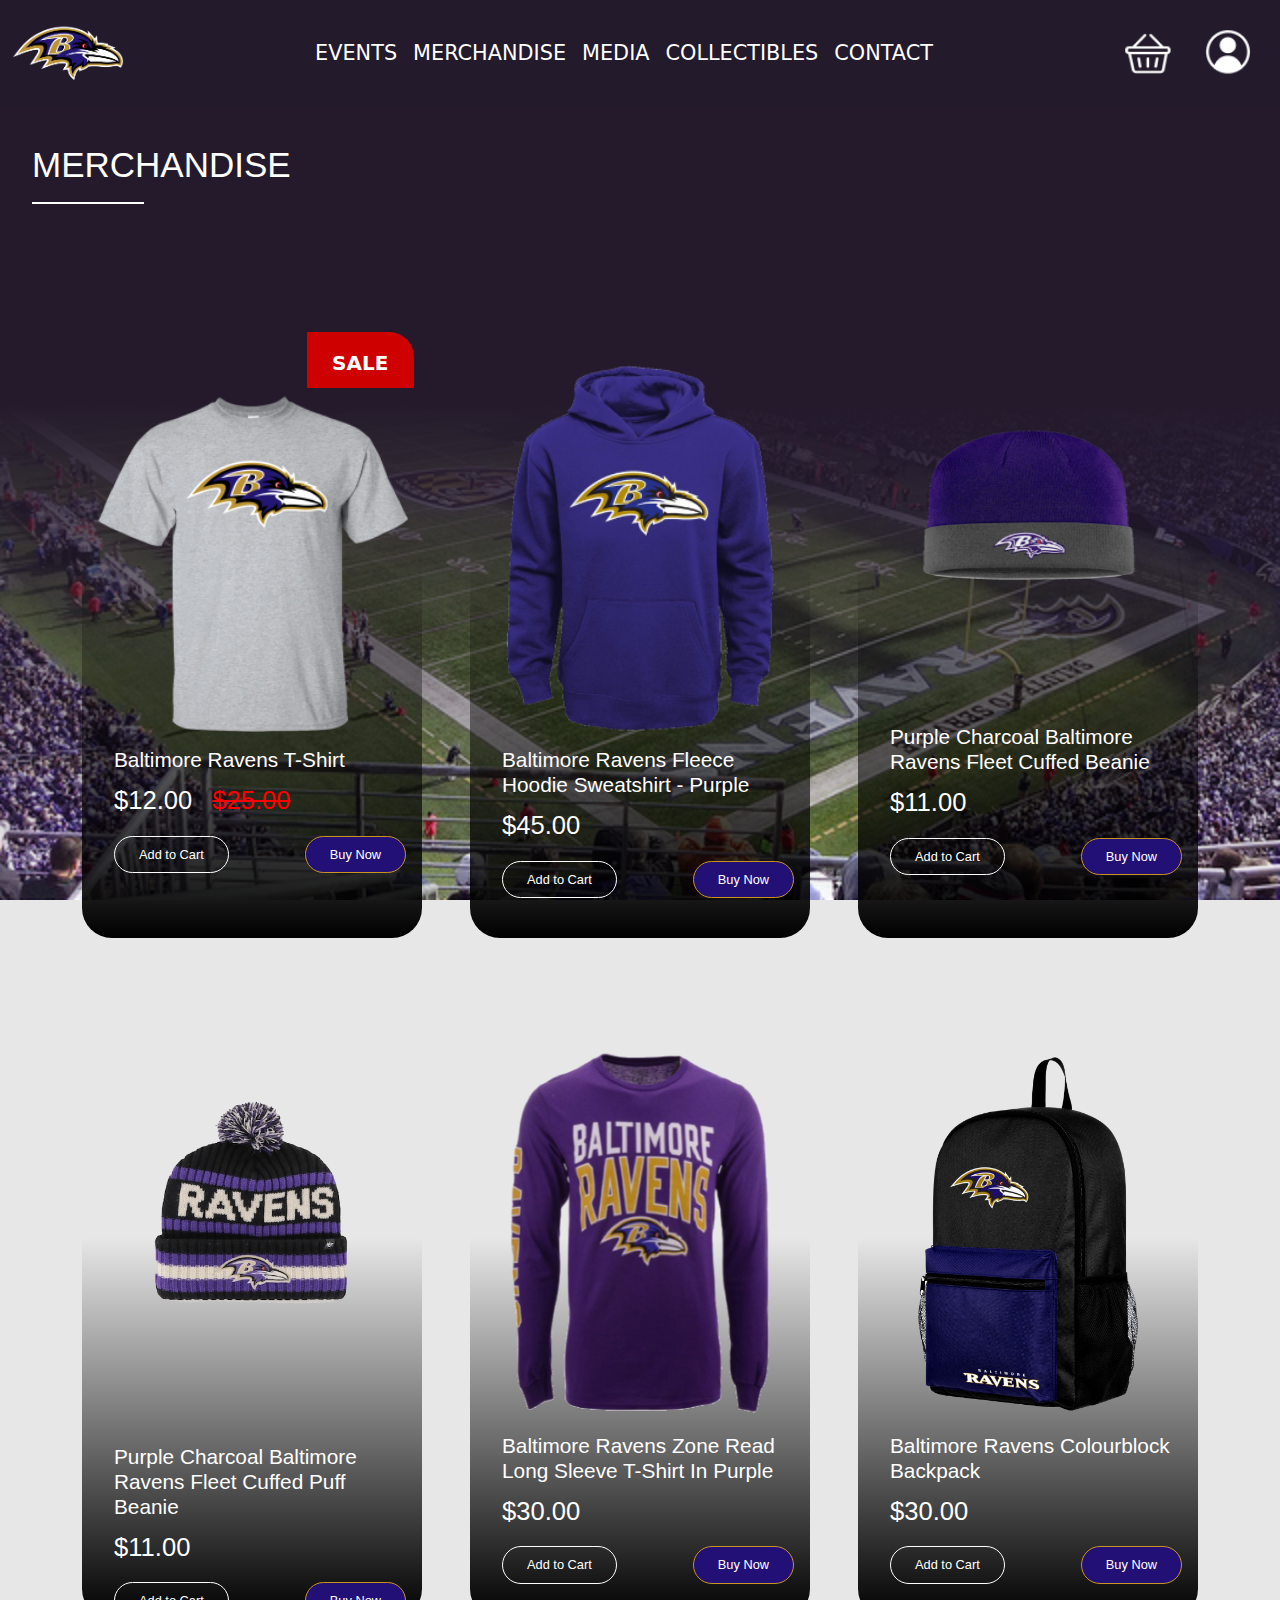
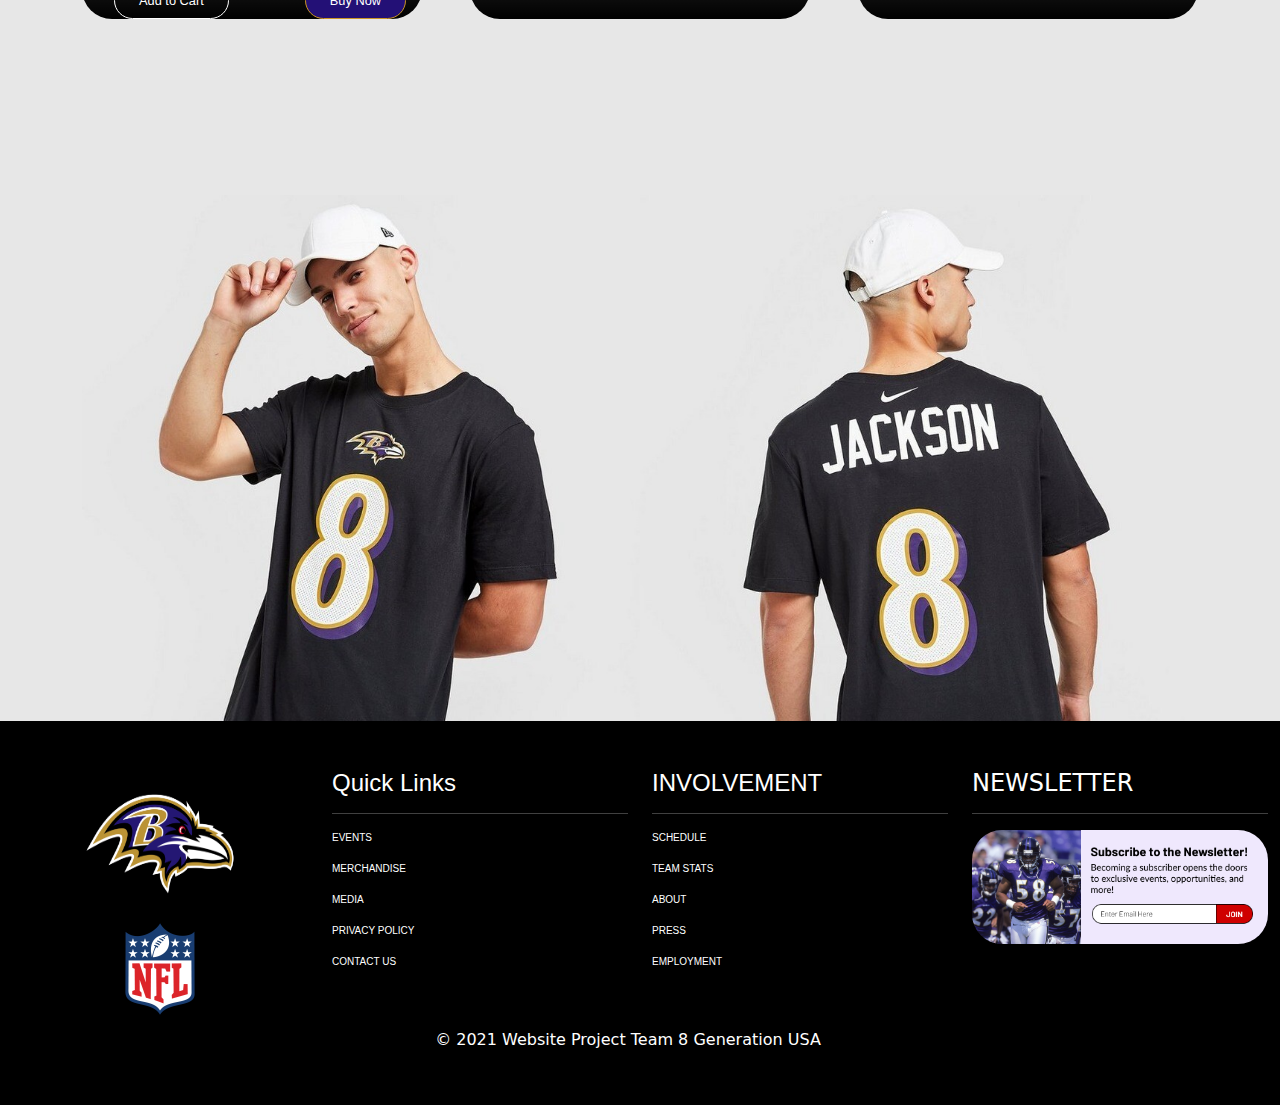
<file: pages/merchandise/merchandise.html>
<!DOCTYPE html>
<!--[if lt IE 7]>      <html class="no-js lt-ie9 lt-ie8 lt-ie7"> <![endif]-->
<!--[if IE 7]>         <html class="no-js lt-ie9 lt-ie8"> <![endif]-->
<!--[if IE 8]>         <html class="no-js lt-ie9"> <![endif]-->
<!--[if gt IE 8]>      <html class="no-js"> <![endif]-->
<html>

<head>
  <meta charset="utf-8">
  <meta name="viewport" content="width=device-width, initial-scale=1, shrink-to-fit=no">
  <meta http-equiv="X-UA-Compatible" content="IE=edge">
  <title>Merchandise Page</title>
  <meta name="description" content="">
  <link rel="stylesheet" href="../../bootstrapData/css/bootstrap.min.css">
  <link rel="stylesheet" href="./merchandise.css">
  <link rel="stylesheet" href="../../partials/navbar.css">
  <link rel="stylesheet" href="../../partials/footer.css">
  
</head>

<body>
  <!-- navbar container -->
      <nav class="
          navbar navbar-expand-md navbar-light
          pt-2
          fixed-top
        " id="navbar">
      <div class="container-fluid border-light d-flex justify-content-between align-items-center inner-nav">
        <a class="navbar-brand order-1 order-md-0" href="../../index.html"><img id="ravens-logo" src="../../images/ravens-logo.png"
            alt="ravens logo football team" /></a>
        <button class="navbar-toggler" type="button" data-bs-toggle="collapse" data-bs-target="#navbarSupportedContent"
          aria-controls="navbarSupportedContent" aria-expanded="false" aria-label="Toggle navigation">
          <div class="three col">
            <div class="hamburger" id="hamburger-9">
              <span class="line"></span>
              <span class="line"></span>
              <span class="line" id="line-3"></span>
            </div>
          </div>
        </button>
        <a class="nav-link order-2 order-md-1" aria-current="page" href="../cart/cart.html"><img id="cart-logo"
            src="../landingPage/images/shoppingCart.png" /></a>
           <a class="nav-link order-2 order-md-1" aria-current="page" href="../signIn/singIn.html"><img id="cart-logo"
            src="../../images/Account icon.png" /></a>
        <div class="collapse navbar-collapse order-3 order-md-0 ml-3" id="navbarSupportedContent">
          <ul class="navbar-nav me-auto mb-2 mb-lg-0 navbar-links-container">
            <li class="nav-item">
              <a class="nav-link text-white h4" href="../events/event.html">EVENTS</a>
            </li>
            <li class="nav-item">
              <a class="nav-link text-white h4" href="../merchandise/merchandise.html">MERCHANDISE</a>
            </li>
            <li class="nav-item">
              <a class="nav-link text-white h4" href="../Media-page/media.html">MEDIA</a>
            </li>
            <li class="nav-item">
              <a class="nav-link text-white h4" href="../collectibles-page/collectibles.html">COLLECTIBLES</a>
            </li>
            <li class="nav-item">
              <a class="nav-link text-white h4" href="../contact/contact.html">CONTACT</a>
            </li>
          </ul>
        </div>
      </div>
    </nav>
<div class="merch-header pl-5">
  <h1>MERCHANDISE</h1>
  <hr id="underline">
</div>
     
  <section class="merch-top-main">
    
    <!-- item section -->
    <div class="container merch-container">
   
      <div id="row1" class="row g-5">
        <div class="col-12 col-md-6 col-lg-4 card-container">
            <span id="sale-card-top">sale</span>
          <div class="card box bg-transparent">
            <img id="Gtee" src="../../images/Raven grey shirt_1.png" class="card-img-top" alt="" />
            
            <div class="card-body">
              <h5>Baltimore Ravens T-Shirt</h5>
              <p class=" text-white text-start  item-price">$12.00<span >$25.00</span></p>
              <div class="d-flex justify-content-between align">
                <button type="button" class="btn add-to-cart btn-outline-secondary rounded-pill btn-lg">Add to Cart</button>
                <button type="button" class="btn buy-now-btn btn-outline-secondary rounded-pill btn-lg">Buy Now</button>
              </div>
            </div>
          </div>
        </div>

        <div class="col-12 col-md-6 col-lg-4">
          <div class="card box">
            <img src="../../images/purple hoodie_2.png" class="card-img-top" alt="" />
            <div class="card-body">
              <h5>Baltimore Ravens Fleece Hoodie Sweatshirt - Purple</h5>
              <p>$45.00</p>
              <div class="d-flex justify-content-between">
                <button type="button" class="btn add-to-cart btn-outline-secondary rounded-pill btn-lg">Add to Cart</button>
                <button type="button" class="btn buy-now-btn btn-outline-secondary rounded-pill btn-lg">Buy Now</button>
              </div>
            </div>
          </div>
        </div>
        <div class="col-12 col-md-6 col-lg-4">
          <div class="card box">
            <img  id="beanie1"  src="../../images/beanie.png" class="card-img-top" alt="" />
            <div class="card-body">
              <h5>Purple Charcoal Baltimore Ravens Fleet Cuffed Beanie</h5>
              <p>$11.00</p>
              <div class="d-flex justify-content-between">
                <button type="button" class="btn add-to-cart btn-outline-secondary rounded-pill btn-lg">Add to Cart</button>
                <button type="button" class="btn buy-now-btn btn-outline-secondary rounded-pill btn-lg">Buy Now</button>
              </div>
            </div>
          </div>
        </div>
      </div><!-- End 1 Row -->

      <div id="row2" class="row g-5">
        <div class="col-12 col-md-6 col-lg-4">
          <div class="card box">
            <div>
              <img id="beanie2" src="../../images/puff beanie.PNG" class="card-img-top " alt="" />  
            </div>
            <div class="card-body">
              <h5>Purple Charcoal Baltimore Ravens Fleet Cuffed Puff Beanie</h5>
              <p>$11.00</p>
              <div class="d-flex justify-content-between">
                <button type="button" class="btn add-to-cart btn-outline-secondary rounded-pill btn-lg">Add to Cart</button>
                <button type="button" class="btn buy-now-btn btn-outline-secondary rounded-pill btn-lg">Buy Now</button>
              </div>           
            </div>
          </div>
        </div>

        <div class="col-12 col-md-6 col-lg-4">
          <div class="card box">
            <img src="../../images/longsleeve.PNG" class="card-img-top" alt="" />
            <div class="card-body">
              <h5>Baltimore Ravens Zone Read Long Sleeve T-Shirt In Purple</h5>
              <p>$30.00</p>
              <div class="d-flex justify-content-between">
                <button type="button" class="btn add-to-cart btn-outline-secondary rounded-pill btn-lg">Add to Cart</button>
                <button type="button" class="btn buy-now-btn btn-outline-secondary rounded-pill btn-lg">Buy Now</button>
              </div>
            </div>
          </div>
        </div>
        <div class="col-12 col-md-6 col-lg-4">
          <div class="card box">
            <img src="../../images/backpack.PNG" class="card-img-top" alt="" />
            <div class="card-body">
              <h5>Baltimore Ravens Colourblock Backpack</h5>
              <p>$30.00</p>
              <div class="d-flex justify-content-between">
                <button type="button" class="btn add-to-cart btn-outline-secondary rounded-pill btn-lg">Add to Cart</button>
                <button type="button" class="btn buy-now-btn btn-outline-secondary rounded-pill btn-lg">Buy Now</button>
              </div>           
            </div>
          </div>
        </div>
      </div><!-- End 2 Row -->
  </section>
  <div class="container models">
    <div class="row g-0 pt-3">
      <div class="col-12 col-md-6 col-lg-6">
        <img id="jersey1" src="../../images/model pic 2_2.jpg" alt="" />
      </div>
      <div class="col-12 col-md-6 col-lg-6">
        <img id="jersey1" src="../../images/model pic 1_2.jpg" alt="" />
      </div>
    </div><!-- End 3 Row -->
  </div><!-- End Container2 -->
  </div><!-- End Container -->

  <!---------------------------------------FOOTER CONTAINER------------------------------------>

<footer class="text-white">
  <div class="container-fluid bg-black pt-5 pb-5">
    <div class="row">

     
    <div class="col-md-3 mr-2 mx-auto">
      <img src="../../images/ravens-logo.png" class="footer_logo img-fluid mx-auto" />
      <img src="../../images/nfl logo.png" class="footer_logo_nfl img-fluid mx-auto" />
    </div>


      <div class="col-md-3 border-left">
        <h4 class="font-weight-bold mb-3 footer_title">Quick Links</h4>
        <hr />
        <p class="footer_item"><a class="footer-link text-white text-decoration-none" href="../../pages/events.html">EVENTS</p>
        <p class="footer_item"><a class="footer-link text-white text-decoration-none" href="../../pages/merchandise/merchandise.html">MERCHANDISE</a></p>
        <p class="footer_item"><a class="footer-link text-white text-decoration-none" href="../../pages/Media-page/media.html">MEDIA</a></p>
        <p class="footer_item"><a class="footer-link text-white text-decoration-none" href="#">PRIVACY POLICY</a></p>
        <p class="footer_item"><a class="footer-link text-white text-decoration-none" href="../../pages/contact/contact.html">CONTACT US</a></p>
      </div>

      <div class="col-md-3">
        <h4 class="font-weight-bold mb-3 footer_title">INVOLVEMENT</h4>
        <hr />
        <p class="footer_item"><a class="footer-link text-white text-decoration-none" href="#">SCHEDULE</a></p>
        <p class="footer_item"><a class="footer-link text-white text-decoration-none" href="#">TEAM STATS</a></p>
        <p class="footer_item"><a class="footer-link text-white text-decoration-none" href="#">ABOUT</a></p>
        <p class="footer_item"><a class="footer-link text-white text-decoration-none" href="#">PRESS</a></p>
        <p class="footer_item"><a class="footer-link text-white text-decoration-none" href="#">EMPLOYMENT</a></p>
      </div>

      <div class="col-md-3">
        <h4 class="font-weight-bold mb-3">NEWSLETTER</h4>
        <hr />
        <img
          class="newsletter_screenshot img-fluid mx-auto"
          src="../../images/Screenshot 2021-12-08 at 15-28-05 Figma.png" 
        />
        
        
        <div class = "row footer_social">
          <div class="col-9 align-self-center">

            <i class="uil uil-facebook"></i>
            &nbsp;
            <i class="uil uil-twitter"></i>
            &nbsp;
            <i class="uil uil-instagram"></i>
            &nbsp;
            <i class="uil uil-snapchat-ghost"></i>

          </div>

        </div>
        

        <!--ends here-->
      </div>

    

      <div class="row footer_copy">  
        <div class="col-xs-12 col-sm-12 col-md-12 mt-2 mt-sm-2 text-center text-white">  
          <p class="h6"> &copy; 2021  Website Project Team 8 Generation USA
          <a href="#"></a>
          </p> 
        </div>  

      <!-- footer content ends  here-->
</div>
</div>
</footer>

<!--------------------------Footer Ends--------------------------------------------->

<script src="../../bootstrapData/js/bootstrap.min.js"></script>
  <script src="../../partials/navbar.js"></script>
</body>

</html>
</file>
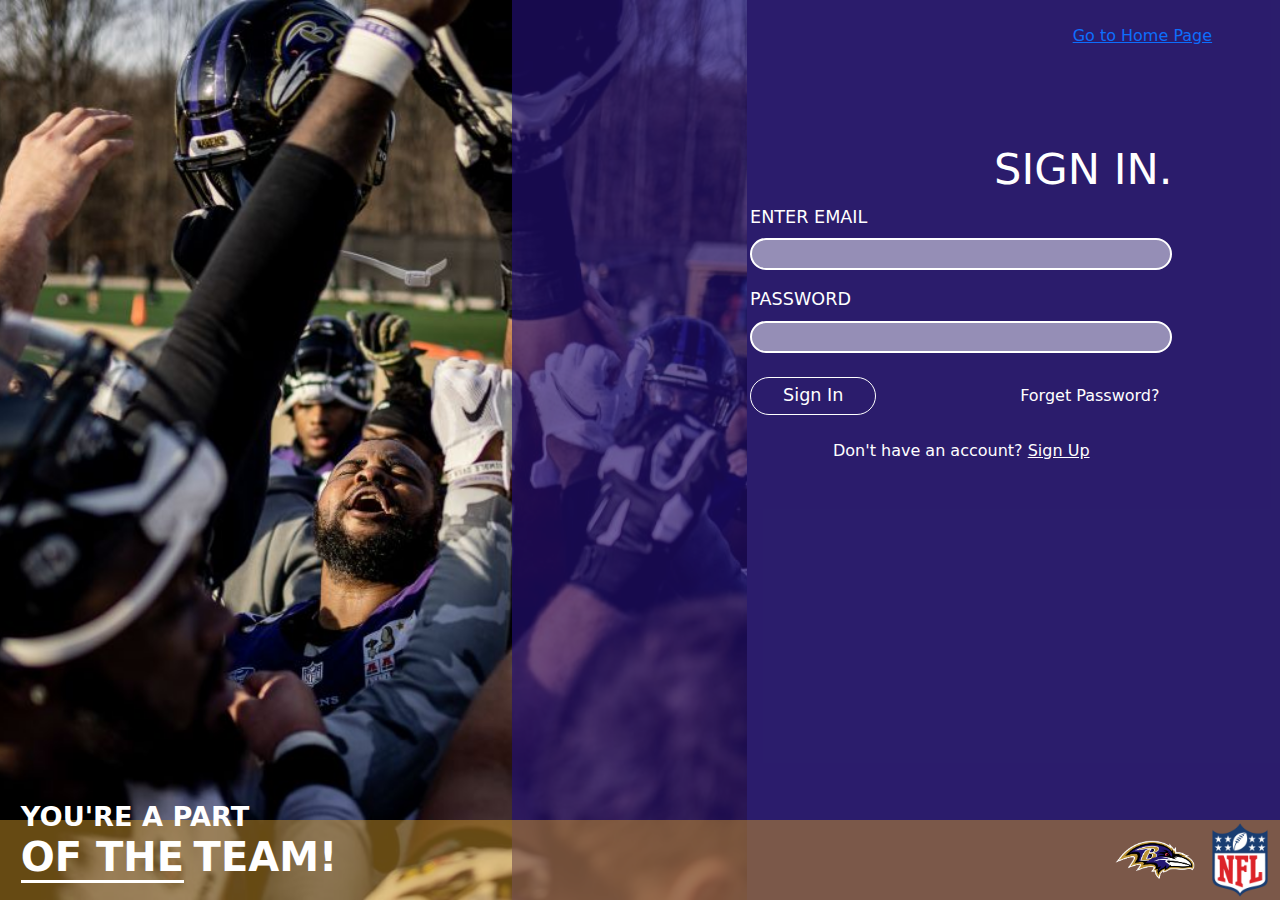
<file: pages/signIn/singIn.html>
<!DOCTYPE html>
<html lang="en">

<head>
    <meta charset="UTF-8">
    <meta http-equiv="X-UA-Compatible" content="IE=edge">
    <meta name="viewport" content="width=device-width, initial-scale=1.0">
    <title>Sign In</title>
    <link rel="stylesheet" href="../../bootstrapData/css/bootstrap.min.css">
    <link rel="stylesheet" href="./signIn.css">
</head>

<body>

    <div class="container-fluid">
        <div class="row">
            <div class="col-xs-12 col-md-7 g-0 bg-img">
                
            </div>
            <div class="col-sm col-md-5 second-col ">
     
            </div>
        </div>
    </div>
    <div class=" sing-in-form ">
        <p class=" mt-4 mb-5 "><a class="text-white " href="../../index.html"></a><a href="../../index.html">Go to Home Page</a></a></p>
        <div class="sing-in-inner d-flex flex-column">
            <h1 class="text-end mt-5">SIGN IN.</h1>
            <label for="email">Enter Email</label>
            <input class="mt-2" type="email" name="email" id="email">
            <label for="password" class="mt-3">PASSWORD</label>
            <input class=" mt-2" type="password" name="password" id="password">
            <div class="d-flex justify-content-between mt-4">
                <button class="btn text-white sing-btn">Sign In</button>
                <button class="btn text-white forgot-btn"> <a href="../forgotpassword-page/forgotpassword.html" id="forgotBTN">Forget Password?</a></button>
            </div>
            <p class="text-center mt-4">Don't have an account? <a class="text-white"href="../Signup/signup.html" id="sing-up">Sign Up</a></p>
        </div>
    </div>
<div class="footer d-flex justify-content-between ">
    <div class="footer-header ">
<h1 class="">YOU'RE A PART <br>
<span>OF THE</span> <span>TEAM!</span>
</h1>
    </div>
    <div class="footer-img ml-5">
<img src="../../images/ravens-logo.png" alt="" srcset="">
<img src="../../images/nfl logo.png" alt="" srcset="">
    </div>
</div>
    <script src="../../bootstrapData/js/bootstrap.min.js"></script>
</body>

</html>
</file>
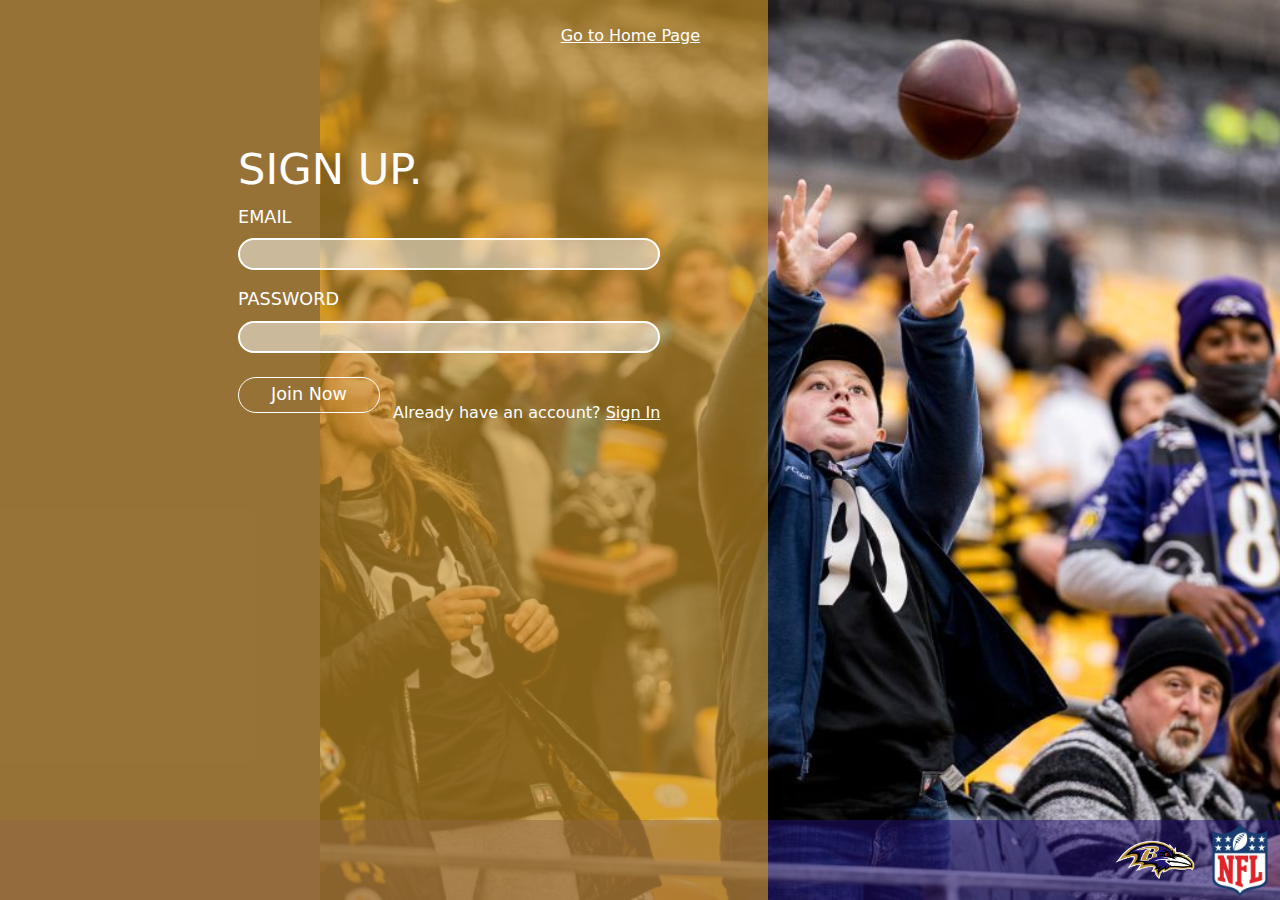
<file: pages/Signup/signup.html>
<!DOCTYPE html>
<html lang="en">
<head>
    <meta charset="UTF-8">
    <meta http-equiv="X-UA-Compatible" content="IE=edge">
    <meta name="viewport" content="width=device-width, initial-scale=1.0">
    <title>Sign Up Page</title>
    <link rel="stylesheet" href="./signup.css">
    <link rel="stylesheet" href="../../bootstrapData/css/bootstrap.min.css">
</head>
<body>

  <body>

    <div class="container-fluid">
        <div class="row">
            <div class="col-xs-12 col-md-3 g-0 second-col">
               
            </div>
            <div class="col-sm col-md-9 bg-img">
     
            </div>
        </div>
    </div>
    <div class=" sing-in-form ">
        <p class=" mt-4 mb-5 "><a class="text-white " href="../../index.html">Go to Home Page</a></p>
        <div class="sing-in-inner d-flex flex-column">
            <h1 class="text-start mt-5">SIGN UP.</h1>
            <label for="email">EMAIL</label>
            <input class="mt-2" type="email" name="email" id="email">
            <label for="password" class="mt-3">PASSWORD</label>
            <input class=" mt-2" type="password" name="password" id="password">
           
            <!-- sign up button  -->
            <div class="d-flex justify-content-between mt-4">
                <button class="btn text-white sing-btn">Join Now</button>
                <p class="text-end mt-4">Already have an account? <a href="../../pages/signIn/singIn.html" id="sing-up" class="text-white">Sign In</a></p>
            </div>
           
           
        </div>
    </div>
   
<div class="footer d-flex justify-content-between ">
    <div class="footer-header ">

 </div>
    <div class="footer-img ml-5">
<img src="../../images/ravens-logo.png" alt="" srcset="">
<img src="../../images/nfl logo.png" alt="" srcset="">
    </div>
</div>
    <script src="../../bootstrapData/js/bootstrap.min.js"></script>
</body>

</html>
</file>
<file: partials/navbar.css>
/*------------ navbar-styling ------------*/

.nav-active {
  background-color: #231076;
 
}
.inner-nav {
  max-width: 1500px;
}

nav {
  z-index: 1;
  display: flex;

  margin: auto;
}
.navbar-links-container {
  margin: auto;
}
/* logo */
#ravens-logo {
  width: 6rem;
}
/* navbar hamburger */
#cart-logo {
  width: 3rem;
  color: white;
}
.row .three {
  padding: 80px 30px;
  -webkit-box-sizing: border-box;
  -moz-box-sizing: border-box;
  box-sizing: border-box;
  color: #ecf0f1;
  text-align: center;
}

.hamburger .line {
  width: 50px;
  height: 3.5px;
  background-color: #ecf0f1;
  display: block;
  margin: 8px auto;
  border-radius: 4px;
  -webkit-transition: all 0.3s ease-in-out;
  -o-transition: all 0.3s ease-in-out;
  transition: all 0.3s ease-in-out;
}
#line-3 {
  width: 35px;
  margin-left: 0px;
}
.hamburger:hover {
  cursor: pointer;
}

@media screen and (min-width: 768px) {
  /* navbar */
  .nav-item a {
    margin: auto;
  }
  .navbar {
    background-color: #231a2c;
  }
  .home-content-container {
    margin-top: 79.1px;
  }
  /* logo */
  #ravens-logo {
    width: 6rem;
  }
  #cart-logo {
    width: 3rem;
  }
  .nav-link {
    font-size: 1.3rem;
    font-weight: 100;
  }

 
}
@media screen and (min-width: 992px) {
  /* navbar */

  /* logo */
  /* logo */
  /* navbar */
  #ravens-logo {
    width: 7rem;
  }
  /* navbar hamburger */
  #cart-logo {
    width: 3rem;
  }
  .nav-link {
    font-size: 1.3rem;
  }}
  
  @media screen and (min-width: 1400px) {
    /* navbar */

    /* logo */
    /* logo */

    /* navbar */
    #ravens-logo {
      width: 8rem;
    }
    /* navbar hamburger */
    #cart-logo {
      width: 3.5rem;
    }
    .nav-link {
      font-size: 1.6rem;
    }
  }
</file>
<file: index.css>
* {
    margin: 0;
    padding: 0;
    box-sizing: border-box;
  }
  .mustard-color {
    color: #ca9425;
  }
  /* carousel style are at the bottom of the file */
  /* font families 
  font-family: 'Barlow', sans-serif;
  font-family: 'Lato', sans-serif;
  
  */body{
    padding-right: 0px !important;
    overflow-x: hidden !important;
  }
  /*------------ navbar-styling ------------*/
  html {
    font-family: "Barlow", sans-serif;
  }
  
  /*------------ header styling ------------*/
  
  /* homes section and header background image*/
  #home-section {
    height: 100%;
    background-image: linear-gradient(rgba(0, 0, 0, 0.2), rgba(0, 0, 0, 0.1)),
      url("./pages/landingPage/images/headerBackground.png");
  
    /* Image is centered vertically and horizontally at all times */
    background-position: 50% center;
  
    /* Image doesn't repeat */
    background-repeat: no-repeat;
  
    /* Makes the image fixed in the viewport so that it doesn't move when 
       the content height is greater than the image height */
    background-attachment: fixed;
  
    /* This is what makes the background image rescale based on its container's size */
    background-size: cover;
  
    /* Pick a solid background color that will be displayed while the background image is loading */
    background-color: #464646;
  }
  
  /* header text */
  #top-hr {
    background-color: white;
    height: 0.1rem;
    border: 0;
    width: 35%;
    opacity: 1;
    border-radius: 4px;
    margin-bottom: 0.1rem;
  }
  #bottom-hr {
    background-color: white;
    height: 0.1rem;
    border: 0;
    width: 80%;
    opacity: 1;
    border-radius: 4px;
  }
  .headline-header {
    color: white;
    margin-top: 24.6rem;
    text-shadow: -1px 0 purple, 0 1px purple, 1px 0 purple, 0 -1px purple;
  }
  .headline-header h1 {
    font-size: 3.75rem;
    font-weight: 700;
  }
  .headline-header span {
    color: #ca9433;
    font-size: 4.2rem;
  }
  .header-btn {
    font-size: 1.5rem;
  }
  
  /*------------ header-ticket container ------------*/
  .tickets-container {
    background-color: white;
    padding-top: 2rem;
    border-top-left-radius: 1.3rem;
    border-top-right-radius: 1.3rem;
  }
  .ticket-card {
    background-color: #e8e8e8;
  }
  .ticket-card p {
    font-size: 1.2rem;
  }
  .ticket-header h1 {
    font-weight: 700;
    text-shadow: 0px 4px 4px rgba(0, 0, 0, 0.25);
    font-size: 2rem;
    color: #231076;
  }
  .ticket-header p {
    font-weight: 300;
  }
  .buy-now-btn {
    background-color: #231076;
    color: white;
    font-size: 1.1rem;
    padding: 4% 20%;
    font-weight: 100;
    margin-bottom: 0.4rem;
  }
  .btn-card{
    padding: 1rem 0;
  }
  .btn-card button {
    width: 45%;
   
  }
  #sale-card-top,
  .item-info-container{
  display: none;
  }
  .add-cart-btn {
    background-color: #ca9425;
    color: white;
    font-size: 1.1rem;
    font-weight: 100;
  }
  .ticket-container-btn {
    border-left: 1px solid #999999;
    border-width: 2px;
    display: flex;
    flex-direction: column;
    align-items: center;
    justify-content: center;
  }
  #tickets-logo {
    width: 5rem;
  }
  /*------------ Latest Styles container ------------*/
  .latest-style-container {
    background-color: #231a2c;
  }
  .latest-style-header {
    color: #ca9425;
    font-weight: bold;
    text-transform: uppercase;
  }
  .latest-style-p {
    font-weight: 100;
  }
  /* caurosel */
  /* ------------ MEDIA RECAPS SECTION ------------ */
  .media-recaps-container {
    background: linear-gradient(180deg, rgb(35, 26, 44, 900%) 0%, #000000 100%);
  
  }
  #recap-hr{
    display: none;
  }
  .ray-iframe{
  width: 100%;
    height: 21rem;
  
  }
  
  .media-icon-group img {
    width: 2rem;
    margin: 0px 0.4rem 0px;
  }
  .media-recap-header {
    font-weight: 700;
    font-size: 3rem;
  }
  .overflow-scroll {
    width: 95%;
    margin: auto;
    height: 80%;
    overflow-x: hidden;
  }
  .media-inner{
    max-width: 1300px;
  }
  .overflow-scroll iframe {
  
    height: 6rem;
    margin:0;
  width: 100%;
   margin: auto;
    border-top-right-radius: 2rem;
    border-bottom-right-radius: 2rem;
  }
  .overflow-header {
    font-size: 1rem;
    font-weight: 700;
    margin: 0;
  }
  .overflow-scroll p {
    font-size: 1rem;
   
  }
  .up-next-card{
  border-radius: 1rem ;
  background-color: black;
  height: 100%;
  padding: .3rem 0 0rem .6rem;
  } 
  .up-next-card p{
  height: 100%;
  }
  
  
  
  
  /* overflow scroll */
  
  
  
  
  
  
  /*Side By Side Picture */
  
  .container.bg-black {
    display: grid;
    grid-template-columns: repeat(3, 1fr);
    grid-template-rows: 325px 325px 120px;
    gap: 25px;
    margin: 0 auto 80px;
    max-width: 80vw;
  }
  
  #grid_image {
    width: 435px;
    height: 257px;
    justify-content: space-between;
  
    overflow: hidden;
  }
  /*
  #grid_image2{
    grid-column: 1;
    grid-row: 2;
  
    align-self: center;
    justify-self: center;
  
    z-index: 1;
  }
  
  
  
  >>>>>>> 395b96c (edited footer)
  
  /*------------ Footer------------*/
  
  .footer-area {
    background: #0d0d1f;
    bottom: 0;
    position: absolute;
    color: white;
    text-decoration: none;
    font-family: "Barlow", sans-serif;
    font-weight: normal;
    width: 100%;
    height: auto;
    left: 0px;
    font-size: 19px;
  }
  
  .footer {
    background-color: black;
    font-family: "Barlow", sans-serif;
  }
  
  .footer_logo {
    
    width: 150px;
    height: 150px;
    display: block;
  }
  
  .footer_logo_nfl {
    
    width: 150px;
    height: 150px;
    display: block;
  }
  
  
  .newsletter_screenshot {
    border-radius: 30px;
  }
  
  .footer_item {
    font-size: 19px;
    font-family: "Barlow", sans-serif;
  }
  
  
  
  .footer_title {
    font-family: "Barlow", sans-serif;
  }
  
  .uil {
    width: 100%;
    height: 100%;
  }
  
  .footer_social {
    margin-top: 10px;
    font-size: 1.5rem;
    
  }
  
  .footer_copy {
    margin-top: 30px;
  }
  
  @media (max-width: 768px) {
    .footer_item {
      text-align: center;
    }
  
    .newsletter_screenshot {
     text-align: center;
     display: block;
    }
    
    .footer_social{
      display: block;
      text-align: center;
      padding-left: 90px;
      margin-top: 30px;
      font-size: 23px;
    }
    .footer_copy{
      margin-top: 50px;
    }
  }
  
  
  /* media queries */
  @media screen and (min-width: 768px) {
    /* navbar */
  
    /* header text */
    #home-section {
    background-position: 63% 5.9rem;
  
  }
    #top-hr {
     
      width: 7.5rem;
    }
    #bottom-hr {
      width: 12rem;
      margin-top: -.1rem;
    }
    .headline-header {
      margin-top: 25rem;
    }
    .headline-header h1 {
      font-size: 2.5rem;
    }
    .headline-header span {
      font-size: 2.8rem;
    }
    .header-btn {
      font-size: 1.1rem;
    }
  
    /*------------ header-ticket container ------------*/
    .tickets-container {
      height: 100%;
      margin-top: 4%;
    }
    .ticket-card {
      background-color: #e8e8e8;
      height: 100%;
    }
    .ticket-card span {
      font-size: 1.5rem;
    }
    .ticket-card p {
      font-size: 1rem;
    }
    .ticket-header h1 {
      font-size: 1.6rem;
    
    }
    
    .buy-now-btn {
      font-size: 0.7rem;
      margin-bottom: 0.2rem;
      padding: .4rem 1.1rem;;
    }
    .add-cart-btn {
      font-size: 0.7rem;
    }
  
    #tickets-logo {
      width: 4rem;
    }
  
  #sale-card-top,
  .item-info-container{
  display: block;
  }
  /* latest styles */
  .latest-style-header {
  font-size: 3rem;
  }
  .latest-style-p {
   font-size: 1.5rem;
  }
  
  /* mecia recaps  */
  #recap-hr{
    display: block;
    width: 12rem;
    margin: auto;
    opacity: 1;
    
  }
  .media-inner{
    min-width: 95vw;
    margin: auto;
  }
  .media-icon-group{
    margin-left: 3rem;
  }
  .media-icon-group img {
    width: 1.5rem;
    margin: 0px 0.1rem 0px;
  }
  .media-recap-header {
    font-size: 2.2rem;
  
  }
  .media-slogan{
    font-size: 1.1rem;
  text-align: start;
  }
  .media-info{
   display: flex;
  }
  .media-br{
    display: none;
  }
  /* overflow scroll */
  .overflow-scroll {
    width: 100%;
    height: 60%;
    overflow-x: hidden;
  }
  
  .overflow-scroll iframe {
    width: 100%;
    height: 5rem;
    margin-top:0rem;
  }
  .overflow-header {
    font-size: .8rem;
    
  }
  .overflow-scroll p {
    font-size: .7rem;
   font-weight: 100;
  }
  .up-next-card{
  border-radius: 1rem ;
  background-color: black;
  height: 100%;
  padding: .3rem 0 0rem .6rem;
  }
  .up-next-card p{
  height: 100%;
  }
  
  
  }
  
  /* media queries */
  @media screen and (min-width: 992px) {
    /* navbar */
    /* header text */
     #home-section {
    background-position: 75% 6.6rem;
  
  }
    .headline-header {
      margin-top: 30rem;
    }
    .headline-header h1 {
      font-size: 3.5rem;
    }
    .headline-header span {
      font-size: 4rem;
    }
    .header-btn {
      font-size: 1.2rem;
    }
  
    /*------------ header-ticket container ------------*/
    .tickets-container {
      margin-top: 6vh;
    }
    .ticket-card span {
      font-size: 1.5rem;
    }
    .ticket-card p {
      font-size: 1.4rem;
    }
    .ticket-header h1 {
      font-size: 2rem;
    }
    .ticket-header p {
      font-weight: 300;
      font-size: 1rem;
    }
    .buy-now-btn {
      font-size: 1rem;
      padding: .4rem 1.3rem;;
    }
    .add-cart-btn {
      font-size: 1rem;
    }
  
    #tickets-logo {
      width: 4rem;
    }
  /* latest styles */
  .latest-style-header {
  font-size: 3rem;
  }
  .latest-style-p {
   font-size: 1.5rem;
   width: 90%;
   margin: auto;
  }
  
  
  
  /* mecia recaps  */
  .media-inner{
  min-width: 3px;
  }
  .media-icon-group{
    margin-left: 3rem;
  }
  .media-icon-group img {
    width: 1.5rem;
    margin: 0px 0.1rem 0px;
  }
  .media-recap-header {
    font-size: 2.2rem;
  }
  .media-slogan{
    font-size: 1.1rem;
  text-align: start;
  }
  .media-info{
   display: flex;
  }
  .media-br{
    display: none;
  }
  /* overflow scroll */
  .overflow-scroll {
    width: 100%;
    height: 60%;
    overflow-x: hidden;
  }
  
  .overflow-scroll iframe {
    width: 100%;
    height: 5rem;
    margin-top:0rem;
  }
  .overflow-header {
    font-size: .8rem;
    
  }
  .overflow-scroll p {
    font-size: .7rem;
   font-weight: 100;
  }
  .up-next-card{
  border-radius: 1rem ;
  background-color: black;
  height: 100%;
  padding: .3rem 0 0rem .6rem;
  }
  .up-next-card p{
  height: 100%;
  }
    
  }
  @media screen and (min-width: 1400px) {
  
     #home-section {
    background-position: 50% 7.4rem;
  
  }
  
  /* latest styles */
  .latest-style-header {
  font-size: 3rem;
  }
  .latest-style-p {
  
  max-width: 50vw;
  
  }
  }
  @media screen and (min-width: 2500px) {
  .home-content-container{
    max-width: 50vw;
  }
  }
  /*============ carousel style =============*/
  .card-container{
    position: relative;
  }
  #sale-card-top{
  background-color: #CF0000;
  color: white;
  position: absolute;
  top: 0;
  right: 2rem;
  -webkit-border-top-right-radius: 17px;
  -moz-border-radius-topright: 17px;
  border-top-right-radius: 17px;
  padding: .3rem .7rem;
  text-transform: uppercase;
  font-weight: 400;
  }
  .item-price{
    margin-top: -1rem;
  }
  .item-price span{
  color: red;
  text-decoration: line-through;
  margin-left: .5rem;
  }
  
  
  
  .carousel-container {
    width: 1300px;
    margin: 50px auto;
    min-height: 200px;
    position: relative;
  }
  .buy-card-btn {
    background-color: #231076;
    border: 1px solid #ca9425;
  }
  @media screen and (max-width: 768px) {
    .carousel-container {
      width: 80%;
    }
   
    
  .carousel-container .card-container {
    width: 20.7rem;
  
  }
  .carousel-container .card-container .card {
  
    padding: 3rem 1rem;
  
  }
  
  
  
  }
  @media screen and (max-width: 1024px) {
    .carousel-container {
      width: 85%;
    }
  }
  @media screen and (max-width: 1440) {
    .carousel-container {
      width: 85%;
    }
  }
  
  .carousel-container .carousel-inner {
    overflow: hidden;
  
  }
  .carousel-container .track {
    display: inline-flex;
    transition: transform 0.5s;
  }
  .carousel-container .card-container {
  
    flex-shrink: 0;
    height: auto;
    padding-right: 15px;
    box-sizing: border-box;
  }
  .carousel-container .card-container .card {
    background: linear-gradient(180deg, rgba(0, 0, 0, 0) 48.96%, #000000 100%);
   padding: 1.5rem 1rem;
    border: none;
    width: 100%;
    height: 100%;
    border-radius: 2rem;
    display: flex;
    flex-direction: column;
  }
  .nav button {
    width: 60px;
    height: 60px;
    font-size: 6rem;
    font-weight: 100;
    color: white;
    border: none;
    position: absolute;
    top: 30%;
    right: .1rem;
    transform: translateY(-50%);
    cursor: pointer;
  }
  
  .nav .prev {
    left: -30px;
    display: none;
  }
  .nav .prev.show {
    display: block;
  }
  .nav .next {
    right: -30px;
  }
  .nav .next.hide {
    display: none;
  }
  .beanie{
  max-width: 70%;
  max-height: 65%;
  margin: auto;
  }
  .card .img {
    display: flex;
    justify-content: start;
    align-items: center;
   }
  .img img {
    width: 100%;
    height: 17rem;
  }
  .card .info {
    height: 3rem;
  }
  
  
  
  /* media Carousel */
  
  .media_carousel {
    background: #010102;
    width: 100%;
    min-height: 100vh;
    display: flex;
    align-items: center;
    justify-content: center;
    background-image: linear-gradient(black 30% ,#18121f 50%, #18121f 80%  , black);
    
    
  }
  
  .media_carousel_content  {
    
      margin: 0 auto;
      display: flex;
      align-items: center;
      justify-content: center;
      min-width: 90%;
      padding: auto;
      
  
  }
  
  .player_standing {
    height: auto;
    width: 70%;
    border-radius: 23px;
    display: flex;
    align-items: center;
    justify-content: center;
    margin-left: 20%;
    position: sticky;
    
    
    
  }
  
  .player_throw {
    height: auto;
    width:70%;
    display: flex;
    align-items: center;
    justify-content: center;
    margin-left:  25%;
    margin-top: -50px;
    border-radius: 23px;
    z-index: 10;
    position: sticky;
  
    
  
    
  }
  
  .player_running {
  
    width: 65%;
    height: auto;
    display: flex;
    align-items: center;
    justify-content: center;
    margin-left: 10%;
    border-radius: 23px;
    position: sticky;
    
  }
  
  
  
  .team_pointing {
  
    height: 47%;
    width: 70%;
    display: flex;
    align-items: center;
    justify-content: center;
    margin-right: 50px;
    margin-top:  -25px;
    border-radius: 23px;
    position: sticky;
  }
  
  .container_buttons {
    font-weight: 400px;
    color: white;
    border-color: white;
  }
  
  
  /*media carousel end */
</file>
<file: partials/footer.css>
/*------------ Footer------------*/

.footer-area {
    background: #0d0d1f;
    bottom: 0;
    position: absolute;
    color: white;
    text-decoration: none;
    font-family: "Barlow", sans-serif;
    font-weight: normal;
    width: 100%;
    height: auto;
    left: 0px;
    font-size: 19px;
  }
  
  .footer {
    background-color: black;
    font-family: "Barlow", sans-serif;
  }
  
  .footer_logo {
    
    width: 150px;
    height: 150px;
    display: block;
  }
  
  .footer_logo_nfl {
    
    width: 100px;
    height: 100px;
    display: block;
  }
  
  
  .newsletter_screenshot {
    border-radius: 30px;
  }
  
  .footer_item {
    font-size: 10px;
    font-family: "Barlow", sans-serif;
  }
  
  
  
  .footer_title {
    font-family: "Barlow", sans-serif;
  }
  
  .uil {
    width: 100%;
    height: 100%;
  }
  
  .footer_social {
    margin-top: 10px;
    font-size: 1.5rem;
    
  }
  
  .footer_copy {
    margin-top: 3px;
  }
  
  @media (max-width: 768px) {
    .footer_item {
      text-align: center;
    }
  
    .newsletter_screenshot {
     text-align: center;
     display: block;
    }
    
    .footer_social{
      display: block;
      text-align: center;
      padding-left: 90px;
      margin-top: 30px;
      font-size: 23px;
    }
    .footer_copy{
      margin-top: 50px;
    }
  }

  /*==========================Footer Ends===============================*/
</file>
<file: pages/cart/cart.css>
*{
  margin: 0;
  padding: 0;
  box-sizing: border-box;
  color: white;
}
/* delete effect */
.delete-effect{
  transition: all .5s cubic-bezier(1.000, -0.330, 0.405, 1.425);
   transform: translateX(-100vw);

}

/* alert */
.alert{
  width: 30%;
  margin: auto;
  padding: .3rem;
  text-align: center;
  color: white;
  background-color: #CF0000;
  border: 1rem;
  border-radius: .5rem;
  margin-bottom: 1.5rem;
/* opacity */
    opacity: 0;
    -webkit-transition: opacity 0.15s linear;
    -moz-transition: opacity 0.15s linear;
    -o-transition: opacity 0.15s linear;
    transition: opacity 0.15s linear;
}

.show-alert{
    opacity: 1;
    

}
.main-container{
  padding-top: 5.6rem;
  height: 100%;
  background-color: #231A2C;
}
.main-inner{
  width: 95%;
  margin: auto;
  max-width: 1200px;
}
.cart-header{
  border-bottom: 1px solid white;
  
}
hr{
  color: white;
  opacity: 1;
  
}
.card-hr{
width: 4rem;
margin-top: -.1rem;
}
/* item container style */
.item-details{
  font-size: .7rem;
  font-weight: 800;
}
.item-img{
  background: linear-gradient(180deg, rgba(0, 0, 0, 0) 55.73%, #000000 100%);
  border-radius: 1rem;
  padding: 1.5rem 1rem 2rem;
}
.delete button{
  font-size: 2rem;
  font-weight: 100;
}
.item-img img{
width: 100%;

}

.item-hr{
  margin: 1rem 0 .6rem;

}
.dropdown-menu{
  background-color: red;
}
.dropdown-toggle
{
  font-size: .7rem;
  
  background-color: #C4C4C4;
  color: #444;
  border-radius: 3rem;
  padding-inline-end: 0rem .35rem;
  padding: .2rem 1.5rem;
}
.delete button:hover{
background-color: red;
color: white;
font-size: 1.7rem;
}
.ship-date{
  font-size: .8rem;
  font-weight: 100;
}
/* checkout */
.payment-container{
width: 85%;
margin: auto;
}
.payment-hr{
  width: 4rem;
  margin-top: -.1rem;
}
.checkout{
  border: 1px solid whitesmoke;
  border-radius: .5rem;
  background-color: #1A121F;
  margin: auto;
}

.promotion input,
.promotion button{
  border-radius: 1rem;
}
.confirm-btn{
  background-color: gray;
}
.confirm-btn:hover{
  background-color: #FBAC0A;
}
.checkout-btn{
  background-color: #CF0000;
  width: 100%;
}
.paypal-btn{
  background-color: #FBAC0A;
}
.checkout-btn-container{
  width: 70%;
  margin: auto;
}
.paypal-btn{
  width: 100%;
}
.paypal-btn img{
  width: 3.7rem;
  
}
.checkout-btn-container button{
  border-radius: 13rem;
}

@media screen and (min-width: 768px) {

  
.main-inner{
  width: 90%;
  margin: auto;
}
.payment-container{
max-width: 41%;
margin: 0 auto;
 
}

/* item container style */
.item-details{
  font-size: .9rem;
 
}

.delete button{
  font-size: 1.5rem;
  
}

.dropdown-toggle
{
  font-size: .9rem;

}
.ship-date{
  font-size: 1rem;
}

.payment-hr{
  width: 4rem;
  margin-top: -.1rem;
}
.checkout{
  border: 1px solid whitesmoke;
  border-radius: .5rem;
  background-color: #1A121F;
  margin: auto;
}
.checkout-btn-container button{
padding: .1rem 1rem;
}
.checkout-btn-container{
  width: 90%;
  margin: auto;
}

.paypal-btn img{
  width: 3.7rem;
}

}

@media screen and (min-width: 992px) {
    .alert{
  width: 25%;
}
  .main-container{
  padding-top: 7rem;
  height: 100%;
  background-color: #231A2C;
}
/* item container style */
.item-details{
  font-size: .9rem;
 
}

.delete button{
  font-size: 1.5rem;
  
}

.dropdown-toggle
{
  font-size: .9rem;

}
.ship-date{
  font-size: 1rem;
}

/* card item */

.checkout-btn-container{
  width: 80%;
  margin-left: 100%;
}
payment-container{
max-width: 35%;
margin: 0 auto;
 
}
.checkout-btn-container{
  width: 70%;
  margin: auto;
}



}

@media screen and (min-width: 1200px) {
  payment-container{

margin: 0 auto;
 
}


}
</file>
<file: pages/collectibles-page/collectibles.css>
/*------------ navbar-styling ------------*/

.nav-active {
  background-color: #231076;
  border-bottom: 7px solid black;
}
.inner-nav {
  max-width: 1500px;
}

nav {
  z-index: 1;
  display: flex;

  margin: auto;
}
.navbar-links-container {
  margin: auto;
}
/* logo */
#ravens-logo {
  width: 6rem;
}
/* navbar hamburger */
#cart-logo {
  width: 3rem;
  color: white;
}
.row .three {
  padding: 80px 30px;
  -webkit-box-sizing: border-box;
  -moz-box-sizing: border-box;
  box-sizing: border-box;
  color: #ecf0f1;
  text-align: center;
}

.hamburger .line {
  width: 50px;
  height: 3.5px;
  background-color: #ecf0f1;
  display: block;
  margin: 8px auto;
  border-radius: 4px;
  -webkit-transition: all 0.3s ease-in-out;
  -o-transition: all 0.3s ease-in-out;
  transition: all 0.3s ease-in-out;
}
#line-3 {
  width: 35px;
  margin-left: 0px;
}
.hamburger:hover {
  cursor: pointer;
}

@media screen and (min-width: 768px) {
  /* navbar */
  .nav-item a {
    margin: auto;
  }
  .navbar {
    background-color: #231a2c;
  }
  .home-content-container {
    margin-top: 79.1px;
  }
  /* logo */
  #ravens-logo {
    width: 6rem;
  }
  #cart-logo {
    width: 3rem;
  }
  .nav-link {
    font-size: 1.3rem;
    font-weight: 100;
  }
}
@media screen and (min-width: 992px) {
  /* navbar */

  /* logo */
  /* logo */
  /* navbar */
  #ravens-logo {
    width: 8rem;
  }
  /* navbar hamburger */
  #cart-logo {
    width: 3.5rem;
  }
  .nav-link {
    font-size: 1.5rem;
  }
}

@media screen and (min-width: 1400px) {
  /* navbar */

  /* logo */
  /* logo */

  /* navbar */
  #ravens-logo {
    width: 8.5rem;
  }
  /* navbar hamburger */
  #cart-logo {
    width: 4rem;
  }
  .nav-link {
    font-size: 1.9rem;
  }
}



body{
    background-color: rgba(36,  26, 44, 1);
    width: 100%;
}
.top-space{
  height: 10rem;
}
.main-row{ 
    height: 30rem;
    color: white;
}
.main-row img{
    border-radius: 1rem;
    height: 27rem
}
.top-right-text{
  color: white;
  font-family: 'Barlow', sans-serif;
}
.filter-by{
font-family: 'Barlow', sans-serif;
}
.card{
border-radius: 1.5rem;
background: linear-gradient(180deg, rgba(0, 0, 0, 0) 7.29%, #000000 100%);
padding: 0 1.5rem;
padding-bottom: 3rem;
color: white;
position: relative;

}
.card-img{
    width: 100%;
    height: 9rem;
    z-index: -1;
}

.card-text{
    position: absolute;
    top: 7.3rem;
    left: 1rem;
    font-family: 'Barlow', sans-serif;
}
.card-body{

}

.divider-1{ 
    height: 0rem;

    
}
.divider-2{
    height: 0rem;
    
    
}
.description-text{
  font-size: 10px;;
  font-family: 'Barlow', sans-serif;
}


.bg-secondary-top1{
  background-color: rgba(36,  26, 44, 1);
  border: 1px solid white;
    font-family: 'Lato', sans-serif;
}

.bg-secondary-top2{
background-color:#ca9425;
    font-weight: 300;
  margin-right: 1rem;
    margin-left: 1rem; 
    font-family: 'Lato', sans-serif;
}

.bg-secondary-2{ 
    background-color:#ca9425;
    font-weight: 300;
    margin-top: 3rem;
    margin-bottom: 3rem;
    font-family: 'Barlow', sans-serif;

    
    
}
.bg-secondary-1{
    background-color: rgba(36, 26, 44, 1);
    border: 1px solid white;
    font-weight: 300;
    margin-right: 1rem;
    margin-left: 1rem; 
     font-family: 'Barlow', sans-serif;  
}

@media (max-width: 768px) {
    
    .main-row img{
    height: 25rem;
    display: block;
      margin-left: 0rem;
      margin-right: 0rem;
      width: 100%;  
    }
    .main-row{
      height: 50rem;
    }
    .filter-by{
  
    }
    .images-nine{
      height: 85rem;
      margin-left: 3.6rem;
    }
    .card{
     height: 20rem;
     
    }
    .card-img{
      height: 9rem;
      display: block;
    }
    .bg-secondary-1{
     margin-left: 5.2rem;
    }
    .bg-secondary-2{

    }
    .card-text{
      top: 16rem;
    }
    .card-img{
      height:  18rem;
    }
  }
</file>
<file: pages/contact/contact.css>
.background-img {
  height: 90vh;
  background-image: linear-gradient(rgba(0, 0, 0, 0.2), rgba(0, 0, 0, 0.1)),
    url("../../images/touchdw.jpg");
  /* Image is centered vertically and horizontally at all times */
  background-position: 50 center;
  /* Image doesn't repeat */
  background-repeat: no-repeat;
  /* Makes the image fixed in the viewport so that it doesn't move when
     the content height is greater than the image height */
  background-attachment: fixed;
  /* This is what makes the background image rescale based on its container's size */
  background-size: cover;
  /* Pick a solid background color that will be displayed while the background image is loading */
  background-color: #464646;
  position: relative;
}
.nav-background{
  background-color: #231A2C;
}
@import url("https://fonts.googleapis.com/css2?family=Barlow:wght@300;700&family=Sarabun:wght@300;400;700&display=swap");

/* form black background */
.form-box {
  position: absolute;
  height:90%;
  top: 5.9rem;
  background: rgba(0, 0, 0, 0.75);
}
.form-inner{
  width: 80%;
  margin: auto;
}
#header {
  color: #ca9425;
  font-family: "Barlow", sans-serif;
  font-weight: bold;
  font-size: 200%;
}

p,
#name,
#subject,
#email,
#message {
  color: white;
}

#name,
#subject,
#email,
#message {
  font-family: "Barlow", sans-serif;
  font-weight: bold;
}

.message {
  font-family: "Barlow", sans-serif;
  font-weight: bold;
  color: white;
}

#exampleFormControlTextarea1 {
  border-radius: 25px;
  border: 2px solid #ffffff;
  background: rgba(255, 255, 255, 0.75);
}

.btn-outline-light {
  border-width: 3px !important;
  border-radius: 23px !important;
  width: 132px;
  height: 37px;
  font-family: "Barlow", sans-serif;
}

#linereach {
  height: 1px;
  width: 24%;
  background-color: white;
  opacity: 1;
}

#name-input,
#subject-input,
#email-input,
#message-input {
  border-radius: 25px;
  border: 2px solid #ffffff;
  background: rgba(255, 255, 255, 0.75);
}

label {
  font-family: "Barlow", sans-serif;
  font-weight: 400;
}

#textunderh {
  font-family: "Barlow", sans-serif;
  font-weight: 300;
}
@media screen and (min-width: 768px) {


.form-box {

  top: 5.9rem;
width: 60%;
right: 0;
}
.form-inner{
  width: 80%;
  margin: auto;
}
}
@media screen and (min-width: 992px) {


.form-box {

width: 50%;

}

}
@media screen and (min-width: 1200px) {


.form-box {

width:45%;

}

}
</file>
<file: pages/forgotpassword-page/forgotpassword.css>
body{
   background-color: rgba(36,  26, 44, 1); 
}
.forgot-p{
    color:  white;
    padding-top: 15rem;
    padding-left: 15rem;
    font-family: 'Barlow', sans-serif;
    
}
.email{
    color: white;
    padding-left: 22rem;
}
.enter-email{
    color: white;
    margin-left: 19rem;
    font-family: 'Lato', sans-serif;
}
#home-btn{
    color: white;
    border-bottom: 1px solid white;
}
#reset-btn{
    border: 1px solid white;
    color: white;
    padding: .2rem .5rem;
}
#reset:hover{
 cursor: pointer;
}
.forgot-container{
    width: 50%;
}
.input-1{
    padding-left: 10rem;
    margin-left: 19rem;
    padding: 1px 96px;
    border-radius: 1rem;
    border: 2px solid white;
    background-color: rgb(132, 122, 141);
}
.go-home{
    color: white;
    margin-left: 19rem;
    font-family: lato;
    
    
}
.go-home a{
    color: white;
    
}
#reset{
    margin-left: 5rem;
    border: 2px solid white;
    background-color: rgba(36,  26, 44, 1);
    color: white;
    padding: 1px 28px;
    border-radius: 15px;
    font-family: 'Lato', sans-serif;
}
@media (max-width: 768px){
  .forgot-p{
      padding-left: 0;
  }
  .enter-email{
      margin-left: 0rem;
  }
  .input-1{
      margin-left: 0;
  }
  .go-home{
      margin-left: 0rem;
  }
}
</file>
<file: pages/landingPage/landingpage.css>
* {
  margin: 0;
  padding: 0;
  box-sizing: border-box;
}
.mustard-color {
  color: #ca9425;
}
/* carousel style are at the bottom of the file */
/* font families 
font-family: 'Barlow', sans-serif;
font-family: 'Lato', sans-serif;

*/body{
  padding-right: 0px !important;
  overflow-x: hidden !important;
}
/*------------ navbar-styling ------------*/
html {
  font-family: "Barlow", sans-serif;
}

/*------------ header styling ------------*/

/* homes section and header background image*/
#home-section {
  height: 100%;
  background-image: linear-gradient(rgba(0, 0, 0, 0.2), rgba(0, 0, 0, 0.1)),
    url("./images/headerBackground.png");

  /* Image is centered vertically and horizontally at all times */
  background-position: 50% center;

  /* Image doesn't repeat */
  background-repeat: no-repeat;

  /* Makes the image fixed in the viewport so that it doesn't move when 
     the content height is greater than the image height */
  background-attachment: fixed;

  /* This is what makes the background image rescale based on its container's size */
  background-size: cover;

  /* Pick a solid background color that will be displayed while the background image is loading */
  background-color: #464646;
}

/* header text */
#top-hr {
  background-color: white;
  height: 0.1rem;
  border: 0;
  width: 35%;
  opacity: 1;
  border-radius: 4px;
  margin-bottom: 0.1rem;
}
#bottom-hr {
  background-color: white;
  height: 0.1rem;
  border: 0;
  width: 80%;
  opacity: 1;
  border-radius: 4px;
}
.headline-header {
  color: white;
  margin-top: 24.6rem;
  text-shadow: -1px 0 purple, 0 1px purple, 1px 0 purple, 0 -1px purple;
}
.headline-header h1 {
  font-size: 3.75rem;
  font-weight: 700;
}
.headline-header span {
  color: #ca9433;
  font-size: 4.2rem;
}
.header-btn {
  font-size: 1.5rem;
}

/*------------ header-ticket container ------------*/
.tickets-container {
  background-color: white;
  padding-top: 2rem;
  border-top-left-radius: 1.3rem;
  border-top-right-radius: 1.3rem;
}
.ticket-card {
  background-color: #e8e8e8;
}
.ticket-card p {
  font-size: 1.2rem;
}
.ticket-header h1 {
  font-weight: 700;
  text-shadow: 0px 4px 4px rgba(0, 0, 0, 0.25);
  font-size: 2rem;
  color: #231076;
}
.ticket-header p {
  font-weight: 300;
}
.buy-now-btn {
  background-color: #231076;
  color: white;
  font-size: 1.1rem;
  padding: 4% 20%;
  font-weight: 100;
  margin-bottom: 0.4rem;
}
.btn-card{
  padding: 1rem 0;
}
.btn-card button {
  width: 45%;
 
}
#sale-card-top,
.item-info-container{
display: none;
}
.add-cart-btn {
  background-color: #ca9425;
  color: white;
  font-size: 1.1rem;
  font-weight: 100;
}
.ticket-container-btn {
  border-left: 1px solid #999999;
  border-width: 2px;
  display: flex;
  flex-direction: column;
  align-items: center;
  justify-content: center;
}
#tickets-logo {
  width: 5rem;
}
/*------------ Latest Styles container ------------*/
.latest-style-container {
  background-color: #231a2c;
}
.latest-style-header {
  color: #ca9425;
  font-weight: bold;
  text-transform: uppercase;
}
.latest-style-p {
  font-weight: 100;
}
/* caurosel */
/* ------------ MEDIA RECAPS SECTION ------------ */
.media-recaps-container {
  background: linear-gradient(180deg, rgb(35, 26, 44, 900%) 0%, #000000 100%);

}
#recap-hr{
  display: none;
}
.ray-iframe{
width: 100%;
  height: 21rem;

}

.media-icon-group img {
  width: 2rem;
  margin: 0px 0.4rem 0px;
}
.media-recap-header {
  font-weight: 700;
  font-size: 3rem;
}
.overflow-scroll {
  width: 95%;
  margin: auto;
  height: 80%;
  overflow-x: hidden;
}
.media-inner{
  max-width: 1300px;
}
.overflow-scroll iframe {

  height: 6rem;
  margin:0;
width: 100%;
 margin: auto;
  border-top-right-radius: 2rem;
  border-bottom-right-radius: 2rem;
}
.overflow-header {
  font-size: 1rem;
  font-weight: 700;
  margin: 0;
}
.overflow-scroll p {
  font-size: 1rem;
 
}
.up-next-card{
border-radius: 1rem ;
background-color: black;
height: 100%;
padding: .3rem 0 0rem .6rem;
} 
.up-next-card p{
height: 100%;
}




/* overflow scroll */






/*Side By Side Picture */

.container.bg-black {
  display: grid;
  grid-template-columns: repeat(3, 1fr);
  grid-template-rows: 325px 325px 120px;
  gap: 25px;
  margin: 0 auto 80px;
  max-width: 80vw;
}

#grid_image {
  width: 435px;
  height: 257px;
  justify-content: space-between;

  overflow: hidden;
}
/*
#grid_image2{
  grid-column: 1;
  grid-row: 2;

  align-self: center;
  justify-self: center;

  z-index: 1;
}



>>>>>>> 395b96c (edited footer)

/*------------ Footer------------*/

.footer-area {
  background: #0d0d1f;
  bottom: 0;
  position: absolute;
  color: white;
  text-decoration: none;
  font-family: "Barlow", sans-serif;
  font-weight: normal;
  width: 100%;
  height: auto;
  left: 0px;
  font-size: 19px;
}

.footer {
  background-color: black;
  font-family: "Barlow", sans-serif;
}

.footer_logo {
  
  width: 150px;
  height: 150px;
  display: block;
}

.footer_logo_nfl {
  
  width: 150px;
  height: 150px;
  display: block;
}


.newsletter_screenshot {
  border-radius: 30px;
}

.footer_item {
  font-size: 19px;
  font-family: "Barlow", sans-serif;
}



.footer_title {
  font-family: "Barlow", sans-serif;
}

.uil {
  width: 100%;
  height: 100%;
}

.footer_social {
  margin-top: 10px;
  font-size: 1.5rem;
  
}

.footer_copy {
  margin-top: 30px;
}

@media (max-width: 768px) {
  .footer_item {
    text-align: center;
  }

  .newsletter_screenshot {
   text-align: center;
   display: block;
  }
  
  .footer_social{
    display: block;
    text-align: center;
    padding-left: 90px;
    margin-top: 30px;
    font-size: 23px;
  }
  .footer_copy{
    margin-top: 50px;
  }
}


/* media queries */
@media screen and (min-width: 768px) {
  /* navbar */

  /* header text */
  #home-section {
  background-position: 63% 5.9rem;

}
  #top-hr {
   
    width: 7.5rem;
  }
  #bottom-hr {
    width: 12rem;
    margin-top: -.1rem;
  }
  .headline-header {
    margin-top: 25rem;
  }
  .headline-header h1 {
    font-size: 2.5rem;
  }
  .headline-header span {
    font-size: 2.8rem;
  }
  .header-btn {
    font-size: 1.1rem;
  }

  /*------------ header-ticket container ------------*/
  .tickets-container {
    height: 100%;
    margin-top: 4%;
  }
  .ticket-card {
    background-color: #e8e8e8;
    height: 100%;
  }
  .ticket-card span {
    font-size: 1.5rem;
  }
  .ticket-card p {
    font-size: 1rem;
  }
  .ticket-header h1 {
    font-size: 1.6rem;
  
  }
  
  .buy-now-btn {
    font-size: 0.7rem;
    margin-bottom: 0.2rem;
    padding: .4rem 1.1rem;;
  }
  .add-cart-btn {
    font-size: 0.7rem;
  }

  #tickets-logo {
    width: 4rem;
  }

#sale-card-top,
.item-info-container{
display: block;
}
/* latest styles */
.latest-style-header {
font-size: 3rem;
}
.latest-style-p {
 font-size: 1.5rem;
}

/* mecia recaps  */
#recap-hr{
  display: block;
  width: 12rem;
  margin: auto;
  opacity: 1;
  
}
.media-inner{
  min-width: 95vw;
  margin: auto;
}
.media-icon-group{
  margin-left: 3rem;
}
.media-icon-group img {
  width: 1.5rem;
  margin: 0px 0.1rem 0px;
}
.media-recap-header {
  font-size: 2.2rem;

}
.media-slogan{
  font-size: 1.1rem;
text-align: start;
}
.media-info{
 display: flex;
}
.media-br{
  display: none;
}
/* overflow scroll */
.overflow-scroll {
  width: 100%;
  height: 60%;
  overflow-x: hidden;
}

.overflow-scroll iframe {
  width: 100%;
  height: 5rem;
  margin-top:0rem;
}
.overflow-header {
  font-size: .8rem;
  
}
.overflow-scroll p {
  font-size: .7rem;
 font-weight: 100;
}
.up-next-card{
border-radius: 1rem ;
background-color: black;
height: 100%;
padding: .3rem 0 0rem .6rem;
}
.up-next-card p{
height: 100%;
}


}

/* media queries */
@media screen and (min-width: 992px) {
  /* navbar */
  /* header text */
   #home-section {
  background-position: 75% 6.6rem;

}
  .headline-header {
    margin-top: 30rem;
  }
  .headline-header h1 {
    font-size: 3.5rem;
  }
  .headline-header span {
    font-size: 4rem;
  }
  .header-btn {
    font-size: 1.2rem;
  }

  /*------------ header-ticket container ------------*/
  .tickets-container {
    margin-top: 6vh;
  }
  .ticket-card span {
    font-size: 1.5rem;
  }
  .ticket-card p {
    font-size: 1.4rem;
  }
  .ticket-header h1 {
    font-size: 2rem;
  }
  .ticket-header p {
    font-weight: 300;
    font-size: 1rem;
  }
  .buy-now-btn {
    font-size: 1rem;
    padding: .4rem 1.3rem;;
  }
  .add-cart-btn {
    font-size: 1rem;
  }

  #tickets-logo {
    width: 4rem;
  }
/* latest styles */
.latest-style-header {
font-size: 3rem;
}
.latest-style-p {
 font-size: 1.5rem;
 width: 90%;
 margin: auto;
}



/* mecia recaps  */
.media-inner{
min-width: 3px;
}
.media-icon-group{
  margin-left: 3rem;
}
.media-icon-group img {
  width: 1.5rem;
  margin: 0px 0.1rem 0px;
}
.media-recap-header {
  font-size: 2.2rem;
}
.media-slogan{
  font-size: 1.1rem;
text-align: start;
}
.media-info{
 display: flex;
}
.media-br{
  display: none;
}
/* overflow scroll */
.overflow-scroll {
  width: 100%;
  height: 60%;
  overflow-x: hidden;
}

.overflow-scroll iframe {
  width: 100%;
  height: 5rem;
  margin-top:0rem;
}
.overflow-header {
  font-size: .8rem;
  
}
.overflow-scroll p {
  font-size: .7rem;
 font-weight: 100;
}
.up-next-card{
border-radius: 1rem ;
background-color: black;
height: 100%;
padding: .3rem 0 0rem .6rem;
}
.up-next-card p{
height: 100%;
}
  
}
@media screen and (min-width: 1400px) {

   #home-section {
  background-position: 50% 7.4rem;

}

/* latest styles */
.latest-style-header {
font-size: 3rem;
}
.latest-style-p {

max-width: 50vw;

}
}
@media screen and (min-width: 2500px) {
.home-content-container{
  max-width: 50vw;
}
}
/*============ carousel style =============*/
.card-container{
  position: relative;
}
#sale-card-top{
background-color: #CF0000;
color: white;
position: absolute;
top: 0;
right: 2rem;
-webkit-border-top-right-radius: 17px;
-moz-border-radius-topright: 17px;
border-top-right-radius: 17px;
padding: .3rem .7rem;
text-transform: uppercase;
font-weight: 400;
}
.item-price{
  margin-top: -1rem;
}
.item-price span{
color: red;
text-decoration: line-through;
margin-left: .5rem;
}



.carousel-container {
  width: 1300px;
  margin: 50px auto;
  min-height: 200px;
  position: relative;
}
.buy-card-btn {
  background-color: #231076;
  border: 1px solid #ca9425;
}
@media screen and (max-width: 768px) {
  .carousel-container {
    width: 80%;
  }
 
  
.carousel-container .card-container {
  width: 20.7rem;

}
.carousel-container .card-container .card {

  padding: 3rem 1rem;

}



}
@media screen and (max-width: 1024px) {
  .carousel-container {
    width: 85%;
  }
}
@media screen and (max-width: 1440) {
  .carousel-container {
    width: 85%;
  }
}

.carousel-container .carousel-inner {
  overflow: hidden;

}
.carousel-container .track {
  display: inline-flex;
  transition: transform 0.5s;
}
.carousel-container .card-container {

  flex-shrink: 0;
  height: auto;
  padding-right: 15px;
  box-sizing: border-box;
}
.carousel-container .card-container .card {
  background: linear-gradient(180deg, rgba(0, 0, 0, 0) 48.96%, #000000 100%);
 padding: 1.5rem 1rem;
  border: none;
  width: 100%;
  height: 100%;
  border-radius: 2rem;
  display: flex;
  flex-direction: column;
}
.nav button {
  width: 60px;
  height: 60px;
  font-size: 6rem;
  font-weight: 100;
  color: white;
  border: none;
  position: absolute;
  top: 30%;
  right: .1rem;
  transform: translateY(-50%);
  cursor: pointer;
}

.nav .prev {
  left: -30px;
  display: none;
}
.nav .prev.show {
  display: block;
}
.nav .next {
  right: -30px;
}
.nav .next.hide {
  display: none;
} 
.beanie{
max-width: 70%;
max-height: 65%;
margin: auto;
}
.card .img {
  display: flex;
  justify-content: start;
  align-items: center;
 }
.img img {
  width: 100%;
  height: 17rem;
}
.card .info {
  height: 3rem;
}



/* media Carousel */

.media_carousel {
  background: #010102;
  width: 100%;
  min-height: 100vh;
  display: flex;
  align-items: center;
  justify-content: center;
  background-image: linear-gradient(black 30% ,#18121f 50%, #18121f 80%  , black);
  
  
}

.media_carousel_content  {
  
    margin: 0 auto;
    display: flex;
    align-items: center;
    justify-content: center;
    min-width: 90%;
    padding: auto;
    

}

.player_standing {
  height: auto;
  width: 70%;
  border-radius: 23px;
  display: flex;
  align-items: center;
  justify-content: center;
  margin-left: 20%;
  position: sticky;
  
  
  
}

.player_throw {
  height: auto;
  width:70%;
  display: flex;
  align-items: center;
  justify-content: center;
  margin-left:  25%;
  margin-top: -50px;
  border-radius: 23px;
  z-index: 10;
  position: sticky;

  

  
}

.player_running {

  width: 65%;
  height: auto;
  display: flex;
  align-items: center;
  justify-content: center;
  margin-left: 10%;
  border-radius: 23px;
  position: sticky;
  
}



.team_pointing {

  height: 47%;
  width: 70%;
  display: flex;
  align-items: center;
  justify-content: center;
  margin-right: 50px;
  margin-top:  -25px;
  border-radius: 23px;
  position: sticky;
}

.container_buttons {
  font-weight: 400px;
  color: white;
  border-color: white;
}


/*media carousel end */
</file>
<file: pages/merchandise/merchandise.css>
* {
   margin: 0;
   padding: 0;
   box-sizing: border-box;
 }

 /*=============== For Jersey extended background ==============*/
body {
  background-color: #e7e7e7;
}


 /*=============== fonts ==============*/

@import url("https://fonts.googleapis.com/css2?family=Barlow:wght@300;700&family=Sarabun:wght@300;400;700&display=swap");
@import url('https://fonts.googleapis.com/css2?family=Lato:wght@400;700&display=swap');


  /*=============== section main site background ==============*/
  
 .merch-top-main {
    height: 100%;
    background-image: linear-gradient(180deg, #241A2C 45%, rgba(36, 26, 44, 0) 100%),
     url("../../images/stadium.jpg");
    
 
   /* Image is centered vertically and horizontally at all times */
   background-position: 50% center;
   
 
   /* Image doesn't repeat */
   background-repeat: no-repeat;
 
   /* Makes the image fixed in the viewport so that it doesn't move when 
      the content height is greater than the image height */
   background-attachment: fixed;
 
   /* This is what makes the background image rescale based on its container's size */
   background-size: cover;
 
 
 }

 .merch-header{
  background-color: #241A2C;
  color: white;
  border: none;
  padding: 6rem 0 2rem 2rem;
  margin-bottom: 0;
  

 }

/*== Merchandise text ===*/
h1 {
  font-family: "Barlow", sans-serif;
  font-weight: 400;
  font-size: 45px;
  
}

 #underline {
   background-color: white;
   width: 10rem;
   height: .2rem;
   opacity: 1;
 
  
 }

 /*=============== section of main cards ==============*/
 .card {
  background: linear-gradient(180deg, rgba(0, 0, 0, 0) 36.46%, #000000 100%);
  border: none;
  border-radius: 30px;
  padding-top: 2rem;

}

 /*=============== Grey t-Shirt cards ==============*/
.card-container {
  position: relative;

}

#sale-card-top {
background-color: #CF0000;
color: white;
position: absolute;
top: 0;
right: 2rem;
-webkit-border-top-right-radius: 25px;
-moz-border-radius-topright: 25x;
border-top-right-radius: 25px;
padding: 1rem 1.6rem .6rem;
text-transform: uppercase;
text-align: center;
font-size: 1.25rem;
font-weight: 700;
}

.item-price {
font-size: 1.75rem;
font-weight: 100;
}

.item-price span {
color: red;
text-decoration: line-through;
font-size: 1.75rem;
font-weight: 100;
margin-left: 1.25rem;
}

.box {
  width: 100%;
  height: 100%;
  display: flex;
  flex-direction: column;
  
}

 /* Ravens T-shirt */
#Gtee {
  padding-top: 1rem;
}


.card .img {
  display: flex;
  justify-content: start;
  align-items: center;
 }
 
.card img {
  width: 100%;
  height: 31rem;
}
 
#beanie1 {
  height: 65%;
  width: 45%;
  display: block;
  /* padding-top: 2rem; */
  margin-left: auto;
  margin-right: auto;

}

#beanie2 {
  height: 100%;
  width: 55%;
  display: block;
  /* padding-top: 2rem; */
  margin-left: auto;
  margin-right: auto;
}

#img1 img {
  width: 50%;
  height: fit-content;
  
}

#img2 img {
  width: 50%;
  height: fit-content;
}

#row1 {
  padding-top: 5rem;
  padding-bottom: 10rem;

}

#row2 {
  
padding-bottom: 10rem;

}

h5 {
  font-family: "Lato", sans-serif;
  font-style: normal;
  font-weight: 450;
  font-size: 1.5rem;
  
}

 .card-body {
  color: white;
  font-family: "Lato", sans-serif;
  font-style: normal;
  padding-left: 2rem;
  font-size: 1.75rem;
  font-weight: 100;
  padding-bottom: 3rem;
  
 }

      /* button style */
 .add-to-cart{
    color: white;
    text-align: center;
    border: 1px solid #FFFFFF;
    box-sizing: border-box;
    padding: .5rem 1.1rem;
    border-radius: 23px;
    font-weight: 100;
    font-size: 1.4rem;
    
 }

 .buy-now-btn {
    color: white;
    text-align: center;
    border: 1px solid #ca9425;
    background-color: #231076;
    padding: .5rem 1.5rem;
  
    font-weight: 100;
    font-size: 1.4rem;
   
 }

 /*=============== section large images ==============*/
 
 #jersey1, #jersey2 {
   width: 100%;
   height: 100%;
   
 }
 /*=============== end of mobile ==============*/

  /*=============== media queries section break 768 ==============*/

 @media screen and (min-width: 768px) {
  
  .merch-header{
    padding: 8rem 0 2rem 2rem;
   

   }

   #underline {
     background-color: white;
     width: 7rem;
     height: .15rem;
     opacity: 1;
   
   }

         /* Ravens T-shirt */
   #Gtee {
    padding-top: 2rem;
  }

  h1 {
    font-family: "Barlow", sans-serif;
    font-weight: 300;
    font-size: 35px;
    
}

.card .img {
    display: flex;
    justify-content: start;
    align-items: center;


 }
 
.card img {
    width: 100%;
    height: 23rem;


}

 .card-body {


  padding-bottom: 5rem;
  
 }


      /* button style */


      /* button style */
 .add-to-cart{
    padding: .5rem 1.5rem;
    font-size: 1rem;
 }

 .buy-now-btn {
    padding: .5rem 1.5rem;
    font-size: 1rem;
 }
 .card:nth-child(3){
   color: red;
 }
#beanie1 {
  height: 30%;
  width: 65%;
  display: block;
  margin-top: 3.5rem;
  margin-bottom: 9.3rem;

  /* margin-left: auto;
  margin-right: auto; */

}
#beanie1:nth-child(3)
#beanie2 {
  height: 55%;
  width: 70%;
  display: block;
  margin-top: 3rem;
  margin-bottom: 5.8rem;

}

h5 {
  font-family: "Lato", sans-serif;
  font-style: normal;
  font-weight: 450;
  font-size: 1.35rem;
  
}

p {
  font-size: 1.6rem;
  font-weight: 100;
}


}
  
   
 /*=============== End of 768px ==============*/


 /*=============== Start of 992px ==============*/

@media screen and (min-width: 992px) {
  
  .merch-header{
    padding: 9rem 0 2rem 2rem;
   

   }
    .card-body {


  padding-bottom: 0;
  
 }
      /* button style */
 .add-to-cart{
    padding: .5rem 1.5rem;
    font-size: .8rem;
 }

 .buy-now-btn {
    padding: .5rem 1.5rem;
    font-size: .8rem;
 }

   #beanie1 {
    height: 30%;
    width: 65%;
    display: block;
    margin-top: 3.5rem;
    margin-bottom: 7.3rem;
   
  
  }

#beanie2 {
    height: 55%;
    width: 70%;
    display: block;
    margin-top: 3rem;
    margin-bottom: 5.8rem;

  }


  /* cardbody text */
  h5 {
    font-family: "Lato", sans-serif;
    font-style: normal;
    font-weight: 450;
    font-size: 1.30rem;
    
  }

  #row1 {
    
    padding-bottom: 5rem;
  
  }
  
  #row2 {
    padding-bottom: 10rem;
  
  }

  p {
    font-size: 1.6rem;
    font-weight: 100;
  }

  .item-price {
    font-size: 1.6rem;
    font-weight: 100;
    }
    
    .item-price span {
    color: red;
    text-decoration: line-through;
    font-size: 1.6rem;
    font-weight: 100;
    margin-left: 1.25rem;
    }


}
/*=============== End of 992px ==============*/
</file>
<file: pages/signIn/signIn.css>
*{
    margin: 0;
    padding: 0;
    box-sizing: 0;
}

body{
    position: relative;
    height: 100vh;
}
#forgotBTN{
    color: white;
    text-decoration: none;
}
/* row image */
.bg-img{
     height: 100vh;
  background-image:  url("../../images/signinphoto.jpg");

  /* Image is centered vertically and horizontally at all times */
  background-position: 50% center;

  /* Image doesn't repeat */
  background-repeat: no-repeat;



  /* This is what makes the background image rescale based on its container's size */
  background-size: cover;

  
}
.second-col{
    background-color: rgba(25, 17, 61, 0.851);
    height: 100vh;
    display: none;
}
/* Sing in form container style */
.sing-in-form{
    color: white;
  background: rgb(35, 16, 118, .65);
/* position */
position: absolute;
top: 0;
right: 0;
height: 100%;
width: 100vw;

}
.sing-in-form p:first-child{
    margin-left: 65%
}
.home-link{
    padding-bottom: 13rem;
}
.sing-in-inner {
  width: 85%;
    margin: auto;
   
color: white;
}
.sing-in-inner h1{
    font-weight: 500;
    font-size: 2.7rem;
}
.sing-in-inner label{
    text-transform: uppercase;
    font-weight: 500;
    font-size: 1.1rem;

}
.sing-in-inner input{
    border-radius: 3rem;
    border: 2px solid white;
    padding: 7px;
    background-color: rgb(255, 255, 255,.5);
}
.sing-btn{
border: 1px solid white;
border-radius: 7rem;
padding: 0rem 2rem;
font-size: 1.1rem
}

/* footer */
.footer{
    width: 100vw;
    background-color: rgb(203, 147, 37 , .5);
    position: absolute;
    bottom: 0;
    color: white;
}


.footer-img img{
    width: 5rem;

}
.footer-header h1{
    position: absolute;
    font-weight: 400;
    font-size: 1.7rem;
    top:-1.4rem;
    left: 1.3rem;
}
.footer-header span{
    border-bottom: 3px solid white;
    font-weight: 700;
}
.footer-header span:last-child{
    border: none;
}

@media screen and (min-width: 768px) {
.second-col{
    height: 100vh;
    display: block;
}
/* Sing in form container style */
.sing-in-form{
 
width: 75vw;

}
.sing-in-form p:first-child{
    margin-left: 75%
}
.sing-in-inner {
  width: 50%;
 margin-left: 45%; 
color: white;
}


.sing-in-inner input{
    padding: 2px;

}

/* footer */
.footer-header h1{
  
    font-size: 1.7rem;
    font-weight: 600;
    top:-1.2rem;
    left: 1.3rem;
}
.footer-header h1 span{
  
    font-size: 2.5rem;
  
}
}
@media screen and (min-width: 992px) {

/* Sing in form container style */
.sing-in-form{
 
width: 60vw;

}

.sing-in-inner {
  width: 55%;

    margin-left: 31%;
   
color: white;
}
.sing-in-form p:first-child{
    margin-left: 70%
}

.sing-in-inner input{
    padding: 2px;

}
}
@media screen and (min-width: 1200px) {

/* Sing in form container style */


.sing-in-inner {
  width: 55%;

    margin-left: 31%;
   
color: white;
}



.sing-in-inner input{
    padding: 2px;

}
}
@media screen and (min-width: 1200px) {
.sing-in-form p:first-child{
    margin-left: 73%
}
}
</file>
<file: pages/Signup/signup.css>
*{
  margin: 0;
  padding: 0;
  box-sizing: 0;
}

body{
  position: relative;
  height: 100vh;
}
/* row image */
.bg-img{
   height: 100vh;
background-image:  url("../../images/Fancatchingtheball.png");

/* Image is centered vertically and horizontally at all times */
background-position: 50% center;

/* Image doesn't repeat */
background-repeat: no-repeat;



/* This is what makes the background image rescale based on its container's size */
background-size: cover;


}
.second-col{
  background-color: rgba(25, 17, 61, 0.851);
  height: 100vh;
  display: none;
}
/* Sing in form container style */
.sing-in-form{
  color: white;
background: #CA9425A6;
z-index: 1;

/* position */
position: absolute;
top: 0;
left: 0;
height: 100%;
width: 100vw;

}
.sing-in-form p:first-child{
  margin-left: 65%
}
.home-link{
  padding-bottom: 13rem;
}
.sing-in-inner {
width: 85%;
  margin: auto;
 
color: white;
}
.sing-in-inner h1{
  font-weight: 500;
  font-size: 2.7rem;
}
.sing-in-inner label{
  text-transform: uppercase;
  font-weight: 500;
  font-size: 1.1rem;

}
.sing-in-inner input{
  border-radius: 3rem;
  border: 2px solid white;
  padding: 7px;
  background-color: rgb(255, 255, 255,.5);
}
.sing-btn{
border: 1px solid white !important;
border-radius: 7rem !important;
height: 36px;
padding: 0rem 2rem !important;
font-size: 1.1rem !important;

}

/* footer */
.footer{
  width: 100vw;
  background-color: #23107680;
  position: absolute;
  bottom: 0;
  color: white;
}


.footer-img img{
  width: 5rem;

}
.footer-header h1{
  position: absolute;
  font-weight: 400;
  font-size: 1.7rem;
  top:-1.4rem;
  left: 1.3rem;
}
.footer-header span{
  border-bottom: 3px solid white;
  font-weight: 700;
}
.footer-header span:last-child{
  border: none;
}

/* anything above this is for mobile  */
@media screen and (min-width: 768px) {

 
.second-col{

  height: 100vh;
  display: block;
}


/* Sing in form container style */
.sing-in-form{

width: 75vw;

}
.sing-in-form p:first-child{
  margin-left: 75%
}
.sing-in-inner {
width: 50%;
     margin-left: 15px;
 
color: white;
}


.sing-in-inner input{
  padding: 2px;

}

/* footer */
.footer-header h1{

  font-size: 1.7rem;
  font-weight: 600;
  top:-1.2rem;
  left: 1.3rem;
}
.footer-header h1 span{

  font-size: 2.5rem;

}
}
@media screen and (min-width: 992px) {

/* Sing in form container style */
.sing-in-form{

width: 60vw;

}

.sing-in-inner {
width: 55%;

  margin-left: 31%;
 
color: white;
}
.sing-in-form p:first-child{
  margin-left: 70%
}

.sing-in-inner input{
  padding: 2px;

}
}
@media screen and (min-width: 1200px) {

/* Sign in form container style */


.sing-in-inner {
width: 55%;

  margin-left: 31%;
 
color: white;
}



.sing-in-inner input{
  padding: 2px;

}
}
@media screen and (min-width: 1200px) {
.sing-in-form p:first-child{
  margin-left: 73%
}
}
</file>
